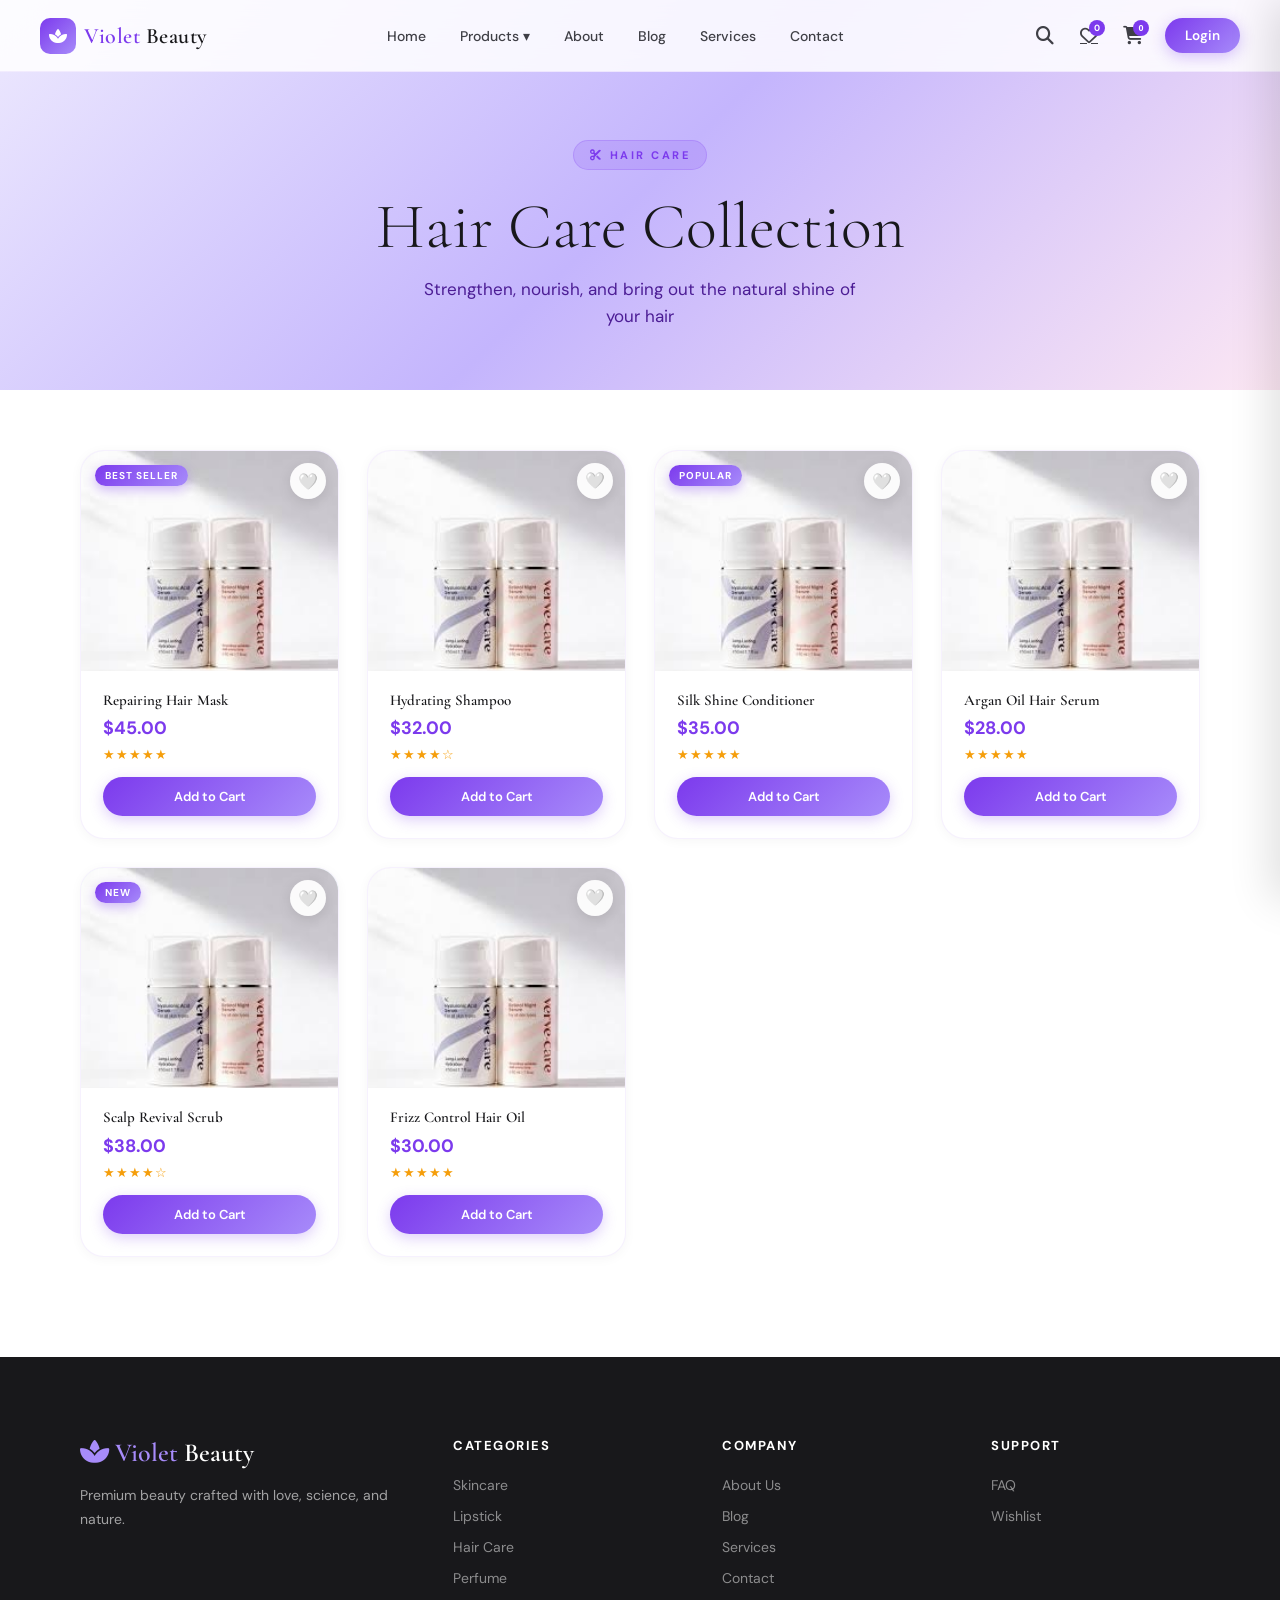
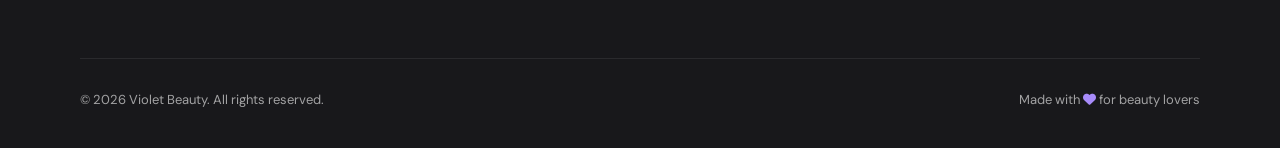
<file: category-haircare.html>
<!DOCTYPE html>
<html lang="en">
<head>
  <meta charset="UTF-8">
  <meta name="viewport" content="width=device-width, initial-scale=1.0">
  <title>Hair Care - Violet Beauty</title>
  <link href="https://fonts.googleapis.com/css2?family=Cormorant+Garamond:ital,wght@0,300;0,400;0,600;1,300;1,400&family=DM+Sans:wght@300;400;500;600&display=swap" rel="stylesheet">
  <link rel="stylesheet" href="https://cdnjs.cloudflare.com/ajax/libs/font-awesome/6.5.0/css/all.min.css">
  <link rel="stylesheet" href="style.css">
  <link rel="stylesheet" href="product.css">
  <style>
    .page-header{background:linear-gradient(135deg,#ede9fe 0%,#c4b5fd 50%,#fce7f3 100%);padding:140px 80px 60px;text-align:center;position:relative;overflow:hidden;}
    .page-header h1{font-family:'Cormorant Garamond',serif;font-size:clamp(40px,5vw,64px);font-weight:300;color:#18181b;margin-bottom:12px;}
    .page-header p{font-size:17px;color:#4c1d95;max-width:460px;margin:0 auto;}
    .category-badge{display:inline-flex;align-items:center;gap:6px;background:rgba(124,58,237,0.15);color:#7c3aed;font-size:11px;font-weight:700;text-transform:uppercase;letter-spacing:2.5px;padding:7px 16px;border-radius:20px;margin-bottom:20px;border:1px solid rgba(124,58,237,0.2);}
    .products-section{padding:60px 80px 100px;}
    .container{max-width:1300px;margin:0 auto;}
    .products-grid{display:grid;grid-template-columns:repeat(auto-fill,minmax(250px,1fr));gap:28px;}
    .product-card{background:white;border-radius:24px;overflow:hidden;border:1px solid rgba(124,58,237,0.07);transition:all 0.35s cubic-bezier(0.4,0,0.2,1);box-shadow:0 2px 12px rgba(0,0,0,0.04);}
    .product-card:hover{transform:translateY(-8px);box-shadow:0 20px 50px rgba(124,58,237,0.14);border-color:rgba(124,58,237,0.15);}
    .product-img{height:220px;background:linear-gradient(135deg,#ede9fe,#c4b5fd);display:flex;align-items:center;justify-content:center;position:relative;overflow:hidden;}
    .product-img img{position:absolute;inset:0;width:100%;height:100%;object-fit:cover;transition:transform 0.5s ease;}
    .product-card:hover .product-img img{transform:scale(1.07);}
    .product-img .img-fallback{position:absolute;inset:0;display:flex;align-items:center;justify-content:center;}
    .product-img .img-fallback i{font-size:52px;color:#7c3aed;opacity:0.85;}
    .bestseller-tag{position:absolute;top:14px;left:14px;z-index:2;background:linear-gradient(135deg,#7c3aed,#a78bfa);color:white;font-size:10px;font-weight:700;text-transform:uppercase;letter-spacing:1px;padding:4px 10px;border-radius:20px;}
    .wishlist-btn{position:absolute;top:12px;right:12px;z-index:2;width:36px;height:36px;background:rgba(255,255,255,0.92);backdrop-filter:blur(8px);border:none;border-radius:50%;cursor:pointer;font-size:16px;box-shadow:0 4px 14px rgba(0,0,0,0.1);transition:all 0.2s;display:flex;align-items:center;justify-content:center;}
    .wishlist-btn:hover{transform:scale(1.2);}
    .product-info{padding:20px 22px 22px;}
    .product-name{font-size:15px;font-weight:600;color:#18181b;margin-bottom:6px;line-height:1.3;}
    .product-price{font-size:18px;font-weight:700;color:#7c3aed;margin-bottom:6px;}
    .product-stars{font-size:13px;color:#f59e0b;margin-bottom:14px;letter-spacing:1px;}
    .add-cart-btn{width:100%;padding:11px;background:linear-gradient(135deg,#7c3aed,#a78bfa);color:white;border:none;border-radius:50px;font-family:'DM Sans',sans-serif;font-size:13px;font-weight:600;cursor:pointer;transition:all 0.25s;box-shadow:0 4px 14px rgba(124,58,237,0.25);}
    .add-cart-btn:hover{transform:translateY(-1px);box-shadow:0 6px 20px rgba(124,58,237,0.38);}
    @media(max-width:900px){.page-header{padding:120px 24px 60px;}.products-section{padding:40px 20px 80px;}}
  </style>
</head>
<body>
<nav id="navbar">
  <a href="index.html" class="logo"><div class="logo-icon"><i class="fa-solid fa-spa"></i></div><div class="logo-text"><span>Violet</span> Beauty</div></a>
  <div class="nav-center">
    <a href="index.html" class="nav-link">Home</a>
    <div class="nav-item"><a href="all-products.html" class="nav-link">Products ▾</a><div class="dropdown"><a href="category-skincare.html"><span class="d-icon"><i class="fa-solid fa-pump-soap"></i></span> Skincare</a><a href="category-lipstick.html"><span class="d-icon"><i class="fa-solid fa-palette"></i></span> Lipstick</a><a href="category-haircare.html"><span class="d-icon"><i class="fa-solid fa-scissors"></i></span> Hair Care</a><a href="category-perfume.html"><span class="d-icon"><i class="fa-solid fa-spa"></i></span> Perfume</a><a href="category-others.html"><span class="d-icon"><i class="fa-solid fa-wand-magic-sparkles"></i></span> Others</a></div></div>
    <a href="about.html" class="nav-link">About</a><a href="blog.html" class="nav-link">Blog</a><a href="Services.html" class="nav-link">Services</a><a href="contact.html" class="nav-link">Contact</a>
  </div>
  <div class="nav-actions">
    <button class="icon-btn search-btn"><i class="fa-solid fa-magnifying-glass"></i></button>
    <a href="favorites.html" class="icon-btn"><i class="fa-regular fa-heart"></i><span class="badge fav-badge">0</span></a>
    <button class="icon-btn" id="cart-btn"><i class="fa-solid fa-cart-shopping"></i><span class="badge cart-badge" id="cart-count">0</span></button>
    <button class="login-btn">Login</button>
  </div>
</nav>
<section class="page-header">
  <div class="category-badge"><i class="fa-solid fa-scissors"></i> Hair Care</div>
  <h1>Hair Care Collection</h1>
  <p>Strengthen, nourish, and bring out the natural shine of your hair</p>
</section>
<section class="products-section">
  <div class="container"><div class="products-grid" id="products-grid"></div></div>
</section>
<div class="cart-sidebar" id="cart-sidebar">
  <div class="cart-header"><h3>Your Cart (<span id="sidebar-cart-count">0</span>)</h3><button class="close-cart" id="close-cart">✕</button></div>
  <div class="cart-items" id="cart-items"></div>
  <div class="cart-total"><div class="total-row"><span>Total</span><span id="cart-total-price">$0.00</span></div><button class="checkout-btn">Proceed to Checkout →</button></div>
</div>
<div class="cart-overlay" id="cart-overlay"></div>
<footer>
  <div class="footer-grid">
    <div><div class="footer-logo"><i class="fa-solid fa-spa"></i> <span>Violet</span> Beauty</div><p class="footer-desc">Premium beauty crafted with love, science, and nature.</p></div>
    <div><div class="footer-heading">Categories</div><ul class="footer-links"><li><a href="category-skincare.html">Skincare</a></li><li><a href="category-lipstick.html">Lipstick</a></li><li><a href="category-haircare.html">Hair Care</a></li><li><a href="category-perfume.html">Perfume</a></li></ul></div>
    <div><div class="footer-heading">Company</div><ul class="footer-links"><li><a href="about.html">About Us</a></li><li><a href="blog.html">Blog</a></li><li><a href="Services.html">Services</a></li><li><a href="contact.html">Contact</a></li></ul></div>
    <div><div class="footer-heading">Support</div><ul class="footer-links"><li><a href="contact.html">FAQ</a></li><li><a href="favorites.html">Wishlist</a></li></ul></div>
  </div>
  <div class="footer-bottom"><span>© 2026 Violet Beauty. All rights reserved.</span><span>Made with <i class="fa-solid fa-heart" style="color:#a78bfa;"></i> for beauty lovers</span></div>
</footer>
<script src="script.js"></script>
<script>
const categoryProducts = [
  {name:'Repairing Hair Mask',     price:45, faIcon:'fa-scissors',           stars:5, tag:'Best Seller', bg:'linear-gradient(135deg,#ede9fe,#c4b5fd)'},
  {name:'Hydrating Shampoo',       price:32, faIcon:'fa-seedling',            stars:4, tag:'',            bg:'linear-gradient(135deg,#f3e8ff,#e0bbff)'},
  {name:'Silk Shine Conditioner',  price:35, faIcon:'fa-wand-magic-sparkles', stars:5, tag:'Popular',     bg:'linear-gradient(135deg,#fce7f3,#f3e8ff)'},
  {name:'Argan Oil Hair Serum',    price:28, faIcon:'fa-flask',               stars:5, tag:'',            bg:'linear-gradient(135deg,#ede9fe,#c4b5fd)'},
  {name:'Scalp Revival Scrub',     price:38, faIcon:'fa-hand-sparkles',       stars:4, tag:'New',         bg:'linear-gradient(135deg,#ecfdf5,#d1fae5)'},
  {name:'Frizz Control Hair Oil',  price:30, faIcon:'fa-droplet',             stars:5, tag:'',            bg:'linear-gradient(135deg,#f3e8ff,#ede9fe)'},
];
function renderProducts() {
  const grid = document.getElementById('products-grid');
  grid.innerHTML = categoryProducts.map(p => {
    const imgSrc = '[data-uri]';
    const imgHTML = `<img src="${imgSrc}" alt="${p.name}" style="position:absolute;inset:0;width:100%;height:100%;object-fit:cover;transition:transform 0.5s ease;">`;
    const fav = (typeof isFavorite === 'function') && isFavorite(p.name) ? '💜' : '🤍';
    return `
      <div class="product-card">
        <div class="product-img" style="background:${p.bg};display:flex;align-items:center;justify-content:center;position:relative;height:220px;overflow:hidden;">
          ${imgHTML}
          ${p.tag ? `<span class="bestseller-tag">${p.tag}</span>` : ''}
          <button class="wishlist-btn" data-name="${p.name}" data-price="${p.price}" data-faicon="${p.faIcon}" style="position:absolute;top:12px;right:12px;z-index:2;width:36px;height:36px;background:rgba(255,255,255,0.92);border:none;border-radius:50%;cursor:pointer;font-size:16px;display:flex;align-items:center;justify-content:center;box-shadow:0 4px 14px rgba(0,0,0,0.1);">${fav}</button>
        </div>
        <div class="product-info">
          <div class="product-name">${p.name}</div>
          <div class="product-price">$${p.price.toFixed(2)}</div>
          <div class="product-stars">${'★'.repeat(p.stars)}${'☆'.repeat(5-p.stars)}</div>
          <button class="add-cart-btn" data-name="${p.name}" data-price="${p.price}" data-faicon="${p.faIcon}">Add to Cart</button>
        </div>
      </div>`;
  }).join('');
}
renderProducts();
</script>
</body>
</html>
</file>
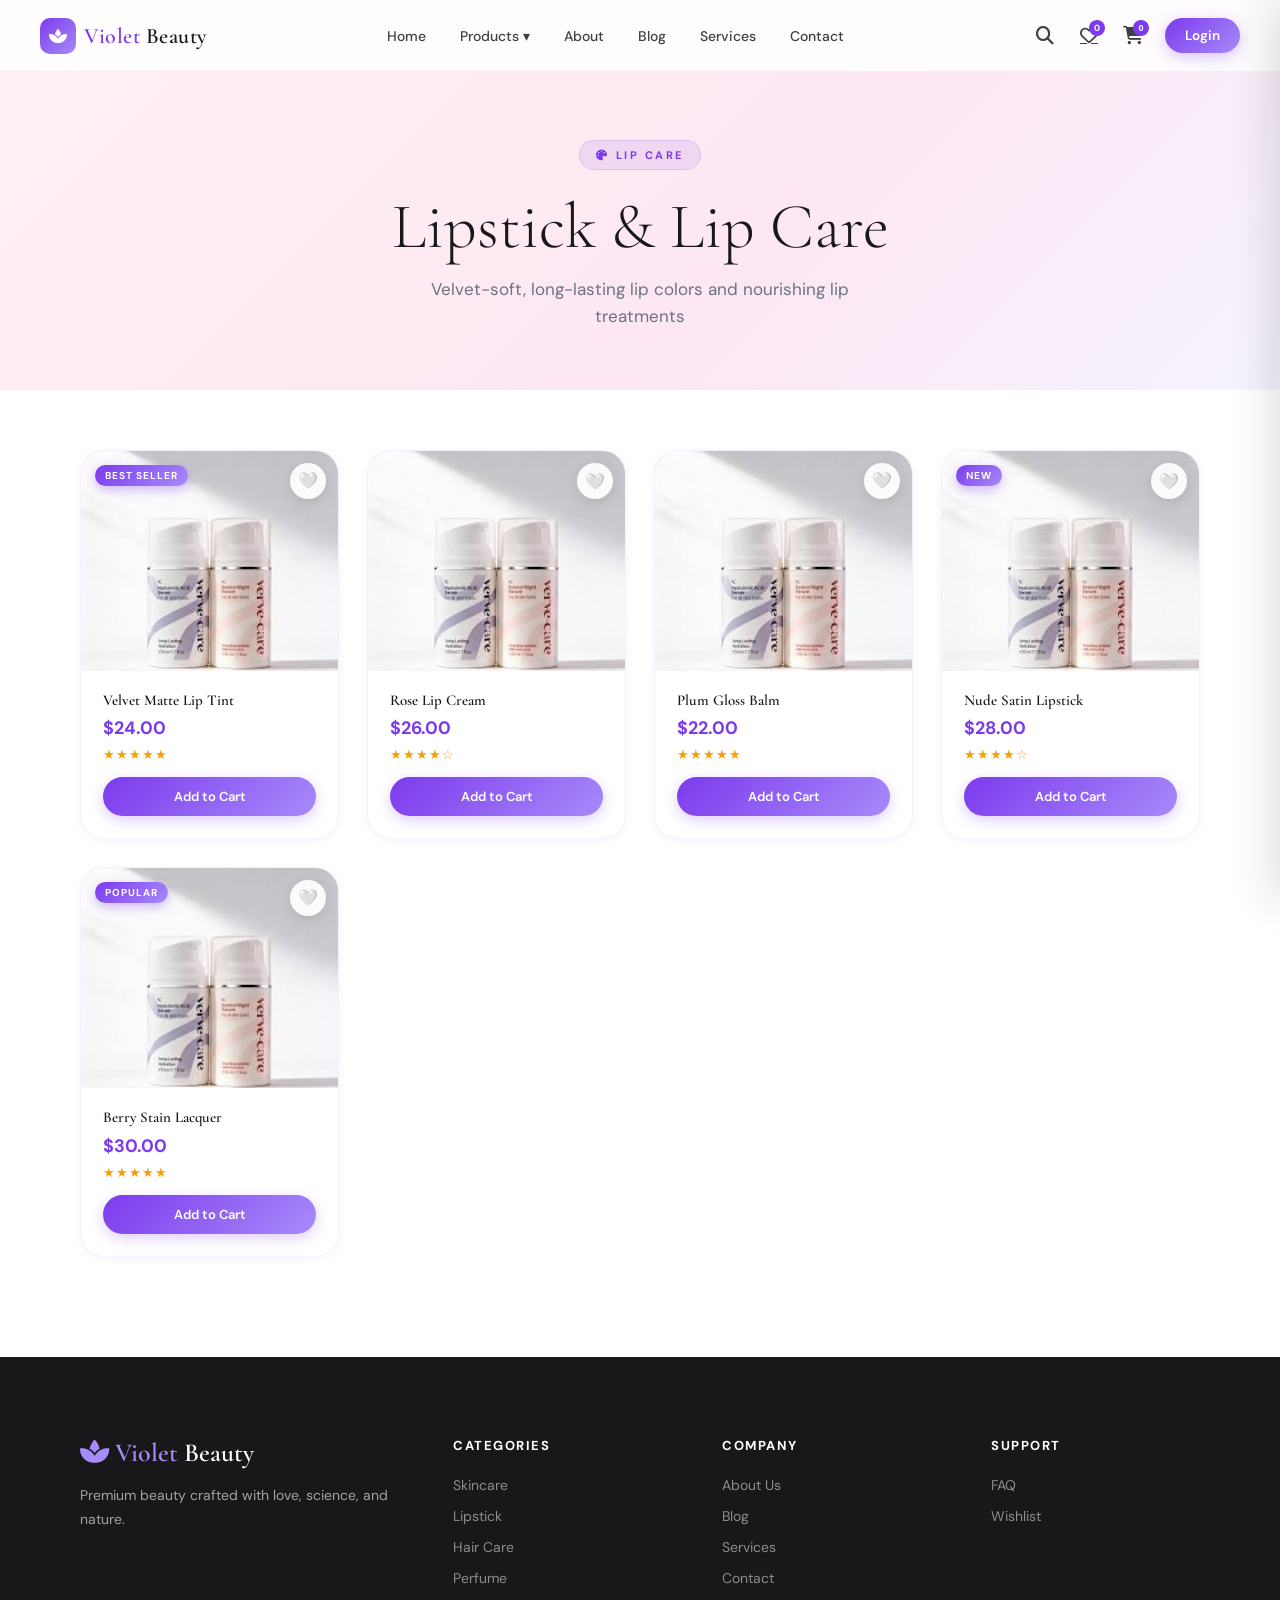
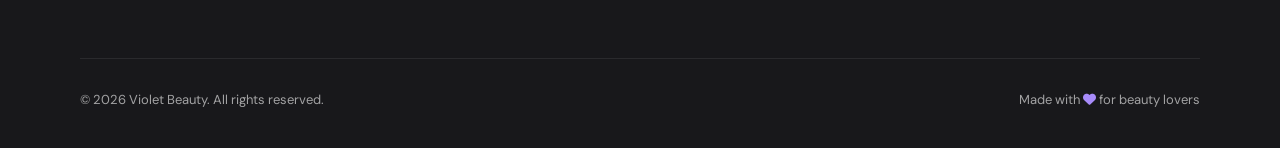
<file: category-lipstick.html>
<!DOCTYPE html>
<html lang="en">
<head>
  <meta charset="UTF-8">
  <meta name="viewport" content="width=device-width, initial-scale=1.0">
  <title>Lipstick & Lip Care - Violet Beauty</title>
  <link href="https://fonts.googleapis.com/css2?family=Cormorant+Garamond:ital,wght@0,300;0,400;0,600;1,300;1,400&family=DM+Sans:wght@300;400;500;600&display=swap" rel="stylesheet">
  <link rel="stylesheet" href="https://cdnjs.cloudflare.com/ajax/libs/font-awesome/6.5.0/css/all.min.css">
  <link rel="stylesheet" href="style.css">
  <link rel="stylesheet" href="product.css">
  <style>
    .page-header{background:linear-gradient(135deg,#fff1f2 0%,#fce7f3 60%,#f5f3ff 100%);padding:140px 80px 60px;text-align:center;}
    .page-header h1{font-family:'Cormorant Garamond',serif;font-size:clamp(40px,5vw,64px);font-weight:300;color:#18181b;margin-bottom:12px;}
    .page-header p{font-size:17px;color:#6b7280;max-width:460px;margin:0 auto;}
    .category-badge{display:inline-flex;align-items:center;gap:6px;background:rgba(124,58,237,0.1);color:#7c3aed;font-size:11px;font-weight:700;text-transform:uppercase;letter-spacing:2.5px;padding:7px 16px;border-radius:20px;margin-bottom:20px;border:1px solid rgba(124,58,237,0.15);}
    .products-section{padding:60px 80px 100px;}
    .container{max-width:1300px;margin:0 auto;}
    .products-grid{display:grid;grid-template-columns:repeat(auto-fill,minmax(250px,1fr));gap:28px;}
    .product-card{background:white;border-radius:24px;overflow:hidden;border:1px solid rgba(124,58,237,0.07);transition:all 0.35s cubic-bezier(0.4,0,0.2,1);box-shadow:0 2px 12px rgba(0,0,0,0.04);}
    .product-card:hover{transform:translateY(-8px);box-shadow:0 20px 50px rgba(124,58,237,0.14);border-color:rgba(124,58,237,0.15);}
    .product-img{height:220px;background:linear-gradient(135deg,#fce7f3,#fff1f2);display:flex;align-items:center;justify-content:center;position:relative;overflow:hidden;}
    .product-img img{position:absolute;inset:0;width:100%;height:100%;object-fit:cover;transition:transform 0.5s ease;}
    .product-card:hover .product-img img{transform:scale(1.07);}
    .product-img .img-fallback{position:absolute;inset:0;display:flex;align-items:center;justify-content:center;}
    .product-img .img-fallback i{font-size:52px;color:#7c3aed;opacity:0.85;}
    .bestseller-tag{position:absolute;top:14px;left:14px;z-index:2;background:linear-gradient(135deg,#7c3aed,#a78bfa);color:white;font-size:10px;font-weight:700;text-transform:uppercase;letter-spacing:1px;padding:4px 10px;border-radius:20px;}
    .wishlist-btn{position:absolute;top:12px;right:12px;z-index:2;width:36px;height:36px;background:rgba(255,255,255,0.92);backdrop-filter:blur(8px);border:none;border-radius:50%;cursor:pointer;font-size:16px;box-shadow:0 4px 14px rgba(0,0,0,0.1);transition:all 0.2s;display:flex;align-items:center;justify-content:center;}
    .wishlist-btn:hover{transform:scale(1.2);}
    .product-info{padding:20px 22px 22px;}
    .product-name{font-size:15px;font-weight:600;color:#18181b;margin-bottom:6px;line-height:1.3;}
    .product-price{font-size:18px;font-weight:700;color:#7c3aed;margin-bottom:6px;}
    .product-stars{font-size:13px;color:#f59e0b;margin-bottom:14px;letter-spacing:1px;}
    .add-cart-btn{width:100%;padding:11px;background:linear-gradient(135deg,#7c3aed,#a78bfa);color:white;border:none;border-radius:50px;font-family:'DM Sans',sans-serif;font-size:13px;font-weight:600;cursor:pointer;transition:all 0.25s;box-shadow:0 4px 14px rgba(124,58,237,0.25);}
    .add-cart-btn:hover{transform:translateY(-1px);box-shadow:0 6px 20px rgba(124,58,237,0.38);}
    @media(max-width:900px){.page-header{padding:120px 24px 60px;}.products-section{padding:40px 20px 80px;}}
  </style>
</head>
<body>
<nav id="navbar">
  <a href="index.html" class="logo"><div class="logo-icon"><i class="fa-solid fa-spa"></i></div><div class="logo-text"><span>Violet</span> Beauty</div></a>
  <div class="nav-center">
    <a href="index.html" class="nav-link">Home</a>
    <div class="nav-item"><a href="all-products.html" class="nav-link">Products ▾</a><div class="dropdown"><a href="category-skincare.html"><span class="d-icon"><i class="fa-solid fa-pump-soap"></i></span> Skincare</a><a href="category-lipstick.html"><span class="d-icon"><i class="fa-solid fa-palette"></i></span> Lipstick</a><a href="category-haircare.html"><span class="d-icon"><i class="fa-solid fa-scissors"></i></span> Hair Care</a><a href="category-perfume.html"><span class="d-icon"><i class="fa-solid fa-spa"></i></span> Perfume</a><a href="category-others.html"><span class="d-icon"><i class="fa-solid fa-wand-magic-sparkles"></i></span> Others</a></div></div>
    <a href="about.html" class="nav-link">About</a><a href="blog.html" class="nav-link">Blog</a><a href="Services.html" class="nav-link">Services</a><a href="contact.html" class="nav-link">Contact</a>
  </div>
  <div class="nav-actions">
    <button class="icon-btn search-btn"><i class="fa-solid fa-magnifying-glass"></i></button>
    <a href="favorites.html" class="icon-btn"><i class="fa-regular fa-heart"></i><span class="badge fav-badge">0</span></a>
    <button class="icon-btn" id="cart-btn"><i class="fa-solid fa-cart-shopping"></i><span class="badge cart-badge" id="cart-count">0</span></button>
    <button class="login-btn">Login</button>
  </div>
</nav>
<section class="page-header">
  <div class="category-badge"><i class="fa-solid fa-palette"></i> Lip Care</div>
  <h1>Lipstick & Lip Care</h1>
  <p>Velvet-soft, long-lasting lip colors and nourishing lip treatments</p>
</section>
<section class="products-section">
  <div class="container"><div class="products-grid" id="products-grid"></div></div>
</section>
<div class="cart-sidebar" id="cart-sidebar">
  <div class="cart-header"><h3>Your Cart (<span id="sidebar-cart-count">0</span>)</h3><button class="close-cart" id="close-cart">✕</button></div>
  <div class="cart-items" id="cart-items"></div>
  <div class="cart-total"><div class="total-row"><span>Total</span><span id="cart-total-price">$0.00</span></div><button class="checkout-btn">Proceed to Checkout →</button></div>
</div>
<div class="cart-overlay" id="cart-overlay"></div>
<footer>
  <div class="footer-grid">
    <div><div class="footer-logo"><i class="fa-solid fa-spa"></i> <span>Violet</span> Beauty</div><p class="footer-desc">Premium beauty crafted with love, science, and nature.</p></div>
    <div><div class="footer-heading">Categories</div><ul class="footer-links"><li><a href="category-skincare.html">Skincare</a></li><li><a href="category-lipstick.html">Lipstick</a></li><li><a href="category-haircare.html">Hair Care</a></li><li><a href="category-perfume.html">Perfume</a></li></ul></div>
    <div><div class="footer-heading">Company</div><ul class="footer-links"><li><a href="about.html">About Us</a></li><li><a href="blog.html">Blog</a></li><li><a href="Services.html">Services</a></li><li><a href="contact.html">Contact</a></li></ul></div>
    <div><div class="footer-heading">Support</div><ul class="footer-links"><li><a href="contact.html">FAQ</a></li><li><a href="favorites.html">Wishlist</a></li></ul></div>
  </div>
  <div class="footer-bottom"><span>© 2026 Violet Beauty. All rights reserved.</span><span>Made with <i class="fa-solid fa-heart" style="color:#a78bfa;"></i> for beauty lovers</span></div>
</footer>
<script src="script.js"></script>
<script>
const categoryProducts = [
  {name:'Velvet Matte Lip Tint', price:24, faIcon:'fa-palette',    stars:5, tag:'Best Seller', bg:'linear-gradient(135deg,#fce7f3,#fff1f2)'},
  {name:'Rose Lip Cream',        price:26, faIcon:'fa-heart',       stars:4, tag:'',            bg:'linear-gradient(135deg,#f9e4e4,#fce7f3)'},
  {name:'Plum Gloss Balm',       price:22, faIcon:'fa-heart-pulse', stars:5, tag:'',            bg:'linear-gradient(135deg,#ede9fe,#f3e8ff)'},
  {name:'Nude Satin Lipstick',   price:28, faIcon:'fa-heart-pulse', stars:4, tag:'New',         bg:'linear-gradient(135deg,#fef9c3,#fce7f3)'},
  {name:'Berry Stain Lacquer',   price:30, faIcon:'fa-circle-dot',  stars:5, tag:'Popular',     bg:'linear-gradient(135deg,#ede9fe,#fce7f3)'},
];
function renderProducts() {
  const grid = document.getElementById('products-grid');
  grid.innerHTML = categoryProducts.map(p => {
    const imgSrc = '[data-uri]';
    const imgHTML = `<img src="${imgSrc}" alt="${p.name}" style="position:absolute;inset:0;width:100%;height:100%;object-fit:cover;transition:transform 0.5s ease;">`;
    const fav = (typeof isFavorite === 'function') && isFavorite(p.name) ? '💜' : '🤍';
    return `
      <div class="product-card">
        <div class="product-img" style="background:${p.bg};display:flex;align-items:center;justify-content:center;position:relative;height:220px;overflow:hidden;">
          ${imgHTML}
          ${p.tag ? `<span class="bestseller-tag">${p.tag}</span>` : ''}
          <button class="wishlist-btn" data-name="${p.name}" data-price="${p.price}" data-faicon="${p.faIcon}" style="position:absolute;top:12px;right:12px;z-index:2;width:36px;height:36px;background:rgba(255,255,255,0.92);border:none;border-radius:50%;cursor:pointer;font-size:16px;display:flex;align-items:center;justify-content:center;box-shadow:0 4px 14px rgba(0,0,0,0.1);">${fav}</button>
        </div>
        <div class="product-info">
          <div class="product-name">${p.name}</div>
          <div class="product-price">$${p.price.toFixed(2)}</div>
          <div class="product-stars">${'★'.repeat(p.stars)}${'☆'.repeat(5-p.stars)}</div>
          <button class="add-cart-btn" data-name="${p.name}" data-price="${p.price}" data-faicon="${p.faIcon}">Add to Cart</button>
        </div>
      </div>`;
  }).join('');
}
renderProducts();
</script>
</body>
</html>
</file>
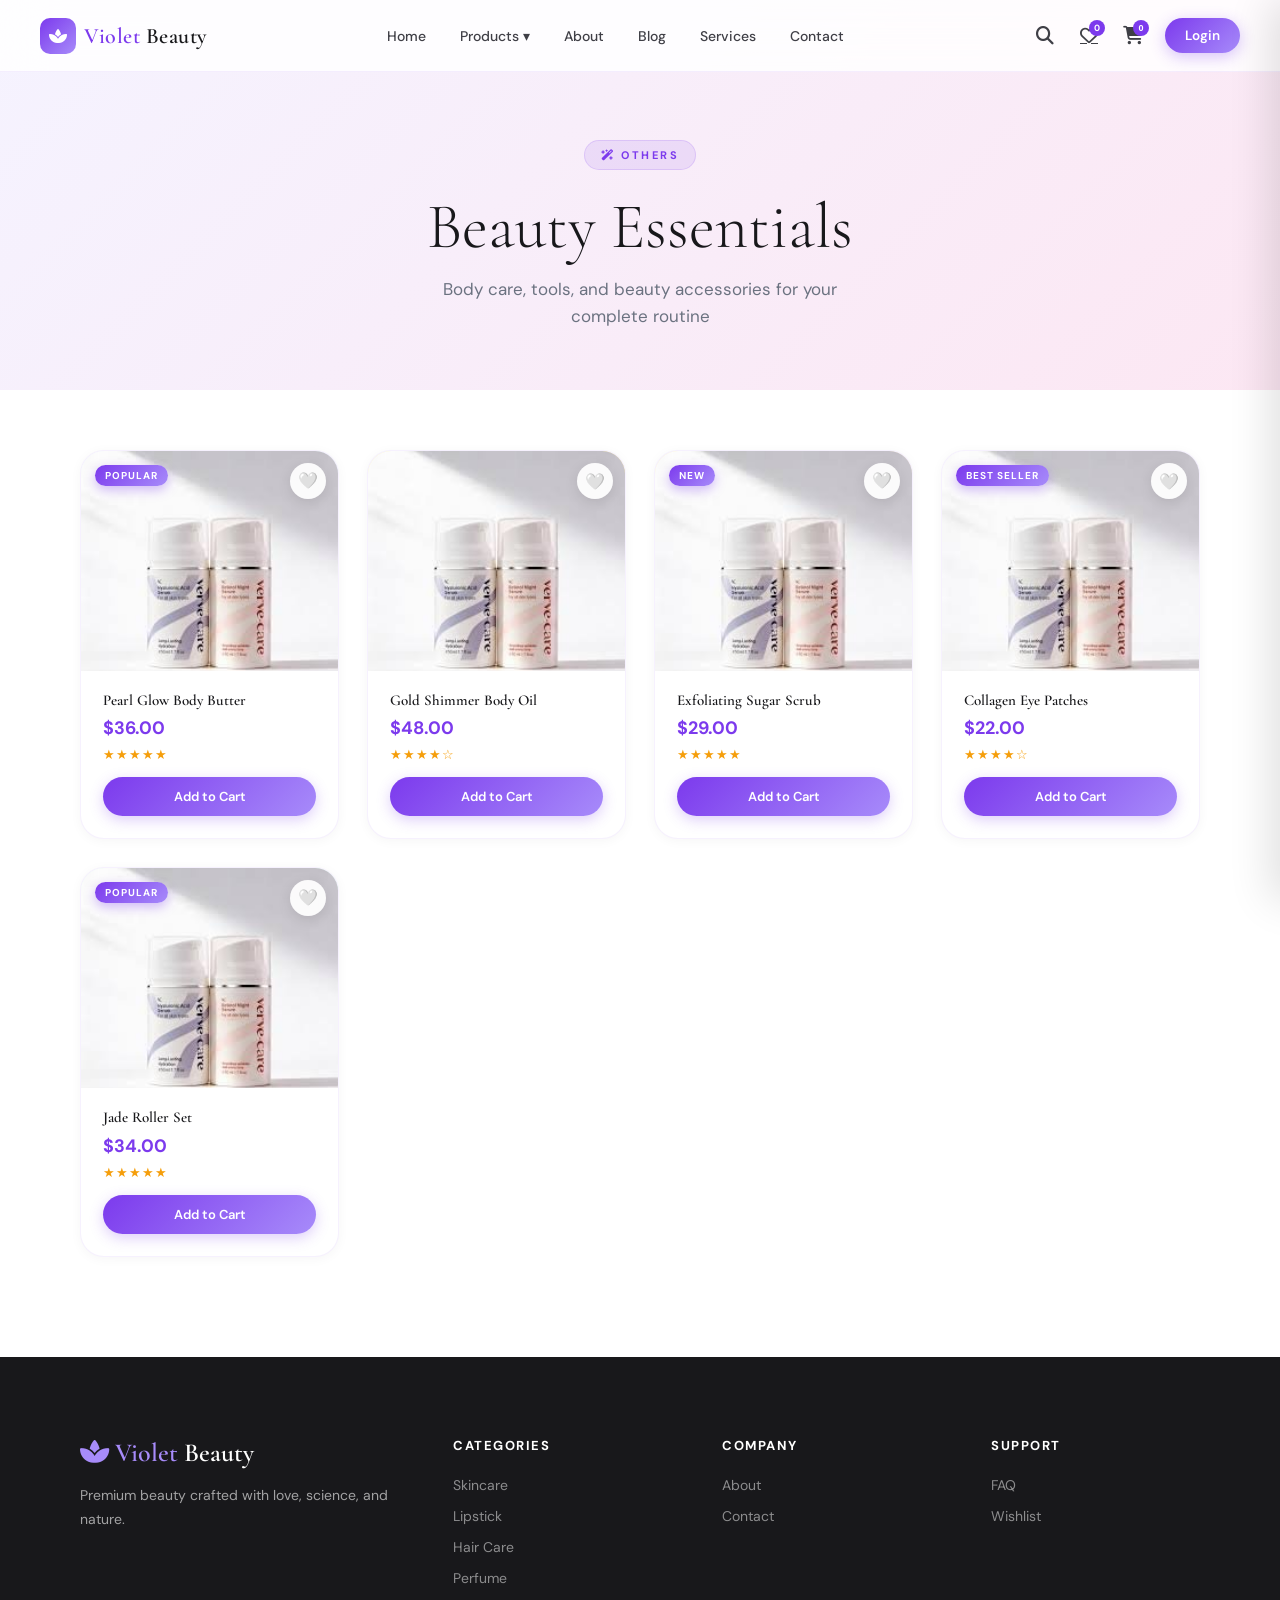
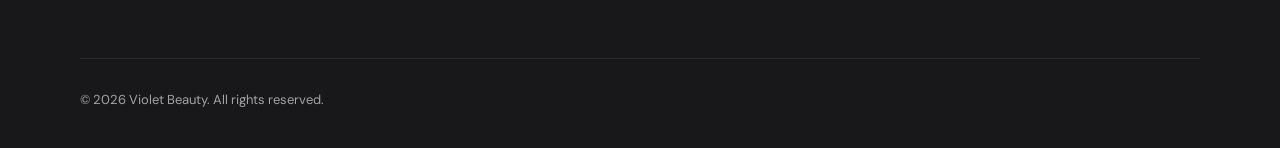
<file: category-others.html>
<!DOCTYPE html>
<html lang="en">
<head>
  <meta charset="UTF-8">
  <meta name="viewport" content="width=device-width, initial-scale=1.0">
  <title>Others - Violet Beauty</title>
  <link href="https://fonts.googleapis.com/css2?family=Cormorant+Garamond:ital,wght@0,300;0,400;0,600;1,300;1,400&family=DM+Sans:wght@300;400;500;600&display=swap" rel="stylesheet">
  <link rel="stylesheet" href="https://cdnjs.cloudflare.com/ajax/libs/font-awesome/6.5.0/css/all.min.css">
  <link rel="stylesheet" href="style.css">
  <link rel="stylesheet" href="product.css">
  <style>
    .page-header{background:linear-gradient(135deg,#f5f3ff,#fce7f3);padding:140px 80px 60px;text-align:center;}
    .page-header h1{font-family:'Cormorant Garamond',serif;font-size:clamp(40px,5vw,64px);font-weight:300;color:#18181b;margin-bottom:12px;}
    .page-header p{font-size:17px;color:#6b7280;max-width:460px;margin:0 auto;}
    .category-badge{display:inline-flex;align-items:center;gap:6px;background:rgba(124,58,237,0.1);color:#7c3aed;font-size:11px;font-weight:700;text-transform:uppercase;letter-spacing:2.5px;padding:7px 16px;border-radius:20px;margin-bottom:20px;border:1px solid rgba(124,58,237,0.15);}
    .products-section{padding:60px 80px 100px;}
    .container{max-width:1300px;margin:0 auto;}
    .products-grid{display:grid;grid-template-columns:repeat(auto-fill,minmax(250px,1fr));gap:28px;}
    .product-card{background:white;border-radius:24px;overflow:hidden;border:1px solid rgba(124,58,237,0.07);transition:all 0.35s cubic-bezier(0.4,0,0.2,1);box-shadow:0 2px 12px rgba(0,0,0,0.04);}
    .product-card:hover{transform:translateY(-8px);box-shadow:0 20px 50px rgba(124,58,237,0.14);border-color:rgba(124,58,237,0.15);}
    .product-img{height:220px;display:flex;align-items:center;justify-content:center;position:relative;overflow:hidden;background:linear-gradient(135deg,#f5f3ff,#fce7f3);}
    .product-img img{position:absolute;inset:0;width:100%;height:100%;object-fit:cover;transition:transform 0.5s ease;}
    .product-card:hover .product-img img{transform:scale(1.07);}
    .product-img .img-fallback{position:absolute;inset:0;display:flex;align-items:center;justify-content:center;}
    .product-img .img-fallback i{font-size:52px;color:#7c3aed;opacity:0.85;}
    .bestseller-tag{position:absolute;top:14px;left:14px;z-index:2;background:linear-gradient(135deg,#7c3aed,#a78bfa);color:white;font-size:10px;font-weight:700;text-transform:uppercase;letter-spacing:1px;padding:4px 10px;border-radius:20px;}
    .wishlist-btn{position:absolute;top:12px;right:12px;z-index:2;width:36px;height:36px;background:rgba(255,255,255,0.92);backdrop-filter:blur(8px);border:none;border-radius:50%;cursor:pointer;font-size:16px;box-shadow:0 4px 14px rgba(0,0,0,0.1);transition:all 0.2s;display:flex;align-items:center;justify-content:center;}
    .wishlist-btn:hover{transform:scale(1.2);}
    .product-info{padding:20px 22px 22px;}
    .product-name{font-size:15px;font-weight:600;color:#18181b;margin-bottom:6px;line-height:1.3;}
    .product-price{font-size:18px;font-weight:700;color:#7c3aed;margin-bottom:6px;}
    .product-stars{font-size:13px;color:#f59e0b;margin-bottom:14px;letter-spacing:1px;}
    .add-cart-btn{width:100%;padding:11px;background:linear-gradient(135deg,#7c3aed,#a78bfa);color:white;border:none;border-radius:50px;font-family:'DM Sans',sans-serif;font-size:13px;font-weight:600;cursor:pointer;transition:all 0.25s;box-shadow:0 4px 14px rgba(124,58,237,0.25);}
    .add-cart-btn:hover{transform:translateY(-1px);box-shadow:0 6px 20px rgba(124,58,237,0.38);}
    @media(max-width:900px){.page-header{padding:120px 24px 60px;}.products-section{padding:40px 20px 80px;}}
  </style>
</head>
<body>
<nav id="navbar">
  <a href="index.html" class="logo"><div class="logo-icon"><i class="fa-solid fa-spa"></i></div><div class="logo-text"><span>Violet</span> Beauty</div></a>
  <div class="nav-center">
    <a href="index.html" class="nav-link">Home</a>
    <div class="nav-item"><a href="all-products.html" class="nav-link">Products ▾</a><div class="dropdown"><a href="category-skincare.html"><span class="d-icon"><i class="fa-solid fa-pump-soap"></i></span> Skincare</a><a href="category-lipstick.html"><span class="d-icon"><i class="fa-solid fa-palette"></i></span> Lipstick</a><a href="category-haircare.html"><span class="d-icon"><i class="fa-solid fa-scissors"></i></span> Hair Care</a><a href="category-perfume.html"><span class="d-icon"><i class="fa-solid fa-spa"></i></span> Perfume</a><a href="category-others.html"><span class="d-icon"><i class="fa-solid fa-wand-magic-sparkles"></i></span> Others</a></div></div>
    <a href="about.html" class="nav-link">About</a><a href="blog.html" class="nav-link">Blog</a><a href="Services.html" class="nav-link">Services</a><a href="contact.html" class="nav-link">Contact</a>
  </div>
  <div class="nav-actions">
    <button class="icon-btn search-btn"><i class="fa-solid fa-magnifying-glass"></i></button>
    <a href="favorites.html" class="icon-btn"><i class="fa-regular fa-heart"></i><span class="badge fav-badge">0</span></a>
    <button class="icon-btn" id="cart-btn"><i class="fa-solid fa-cart-shopping"></i><span class="badge cart-badge" id="cart-count">0</span></button>
    <button class="login-btn">Login</button>
  </div>
</nav>
<section class="page-header">
  <div class="category-badge"><i class="fa-solid fa-wand-magic-sparkles"></i> Others</div>
  <h1>Beauty Essentials</h1>
  <p>Body care, tools, and beauty accessories for your complete routine</p>
</section>
<section class="products-section">
  <div class="container"><div class="products-grid" id="products-grid"></div></div>
</section>
<div class="cart-sidebar" id="cart-sidebar">
  <div class="cart-header"><h3>Your Cart (<span id="sidebar-cart-count">0</span>)</h3><button class="close-cart" id="close-cart">✕</button></div>
  <div class="cart-items" id="cart-items"></div>
  <div class="cart-total"><div class="total-row"><span>Total</span><span id="cart-total-price">$0.00</span></div><button class="checkout-btn">Proceed to Checkout →</button></div>
</div>
<div class="cart-overlay" id="cart-overlay"></div>
<footer>
  <div class="footer-grid">
    <div><div class="footer-logo"><i class="fa-solid fa-spa"></i> <span>Violet</span> Beauty</div><p class="footer-desc">Premium beauty crafted with love, science, and nature.</p></div>
    <div><div class="footer-heading">Categories</div><ul class="footer-links"><li><a href="category-skincare.html">Skincare</a></li><li><a href="category-lipstick.html">Lipstick</a></li><li><a href="category-haircare.html">Hair Care</a></li><li><a href="category-perfume.html">Perfume</a></li></ul></div>
    <div><div class="footer-heading">Company</div><ul class="footer-links"><li><a href="about.html">About</a></li><li><a href="contact.html">Contact</a></li></ul></div>
    <div><div class="footer-heading">Support</div><ul class="footer-links"><li><a href="contact.html">FAQ</a></li><li><a href="favorites.html">Wishlist</a></li></ul></div>
  </div>
  <div class="footer-bottom"><span>© 2026 Violet Beauty. All rights reserved.</span></div>
</footer>
<script src="script.js"></script>
<script>
const categoryProducts = [
  {name:'Pearl Glow Body Butter',   price:36, faIcon:'fa-star',               stars:5, tag:'Popular', bg:'linear-gradient(135deg,#f0f9ff,#e0f2fe)'},
  {name:'Gold Shimmer Body Oil',    price:48, faIcon:'fa-wand-magic-sparkles', stars:4, tag:'',        bg:'linear-gradient(135deg,#fef9c3,#fde68a)'},
  {name:'Exfoliating Sugar Scrub',  price:29, faIcon:'fa-jar',                stars:5, tag:'New',     bg:'linear-gradient(135deg,#fef3c7,#fce7f3)'},
  {name:'Collagen Eye Patches',     price:22, faIcon:'fa-eye',                stars:4, tag:'Best Seller', bg:'linear-gradient(135deg,#f5f3ff,#ede9fe)'},
  {name:'Jade Roller Set',          price:34, faIcon:'fa-gem',                stars:5, tag:'Popular', bg:'linear-gradient(135deg,#ecfdf5,#d1fae5)'},
];
function renderProducts() {
  const grid = document.getElementById('products-grid');
  grid.innerHTML = categoryProducts.map(p => {
    const imgSrc = '[data-uri]';
    const imgHTML = `<img src="${imgSrc}" alt="${p.name}" style="position:absolute;inset:0;width:100%;height:100%;object-fit:cover;transition:transform 0.5s ease;">`;
    const fav = (typeof isFavorite === 'function') && isFavorite(p.name) ? '💜' : '🤍';
    return `
      <div class="product-card">
        <div class="product-img" style="background:${p.bg};display:flex;align-items:center;justify-content:center;position:relative;height:220px;overflow:hidden;">
          ${imgHTML}
          ${p.tag ? `<span class="bestseller-tag">${p.tag}</span>` : ''}
          <button class="wishlist-btn" data-name="${p.name}" data-price="${p.price}" data-faicon="${p.faIcon}" style="position:absolute;top:12px;right:12px;z-index:2;width:36px;height:36px;background:rgba(255,255,255,0.92);border:none;border-radius:50%;cursor:pointer;font-size:16px;display:flex;align-items:center;justify-content:center;box-shadow:0 4px 14px rgba(0,0,0,0.1);">${fav}</button>
        </div>
        <div class="product-info">
          <div class="product-name">${p.name}</div>
          <div class="product-price">$${p.price.toFixed(2)}</div>
          <div class="product-stars">${'★'.repeat(p.stars)}${'☆'.repeat(5-p.stars)}</div>
          <button class="add-cart-btn" data-name="${p.name}" data-price="${p.price}" data-faicon="${p.faIcon}">Add to Cart</button>
        </div>
      </div>`;
  }).join('');
}
renderProducts();
</script>
</body>
</html>
</file>
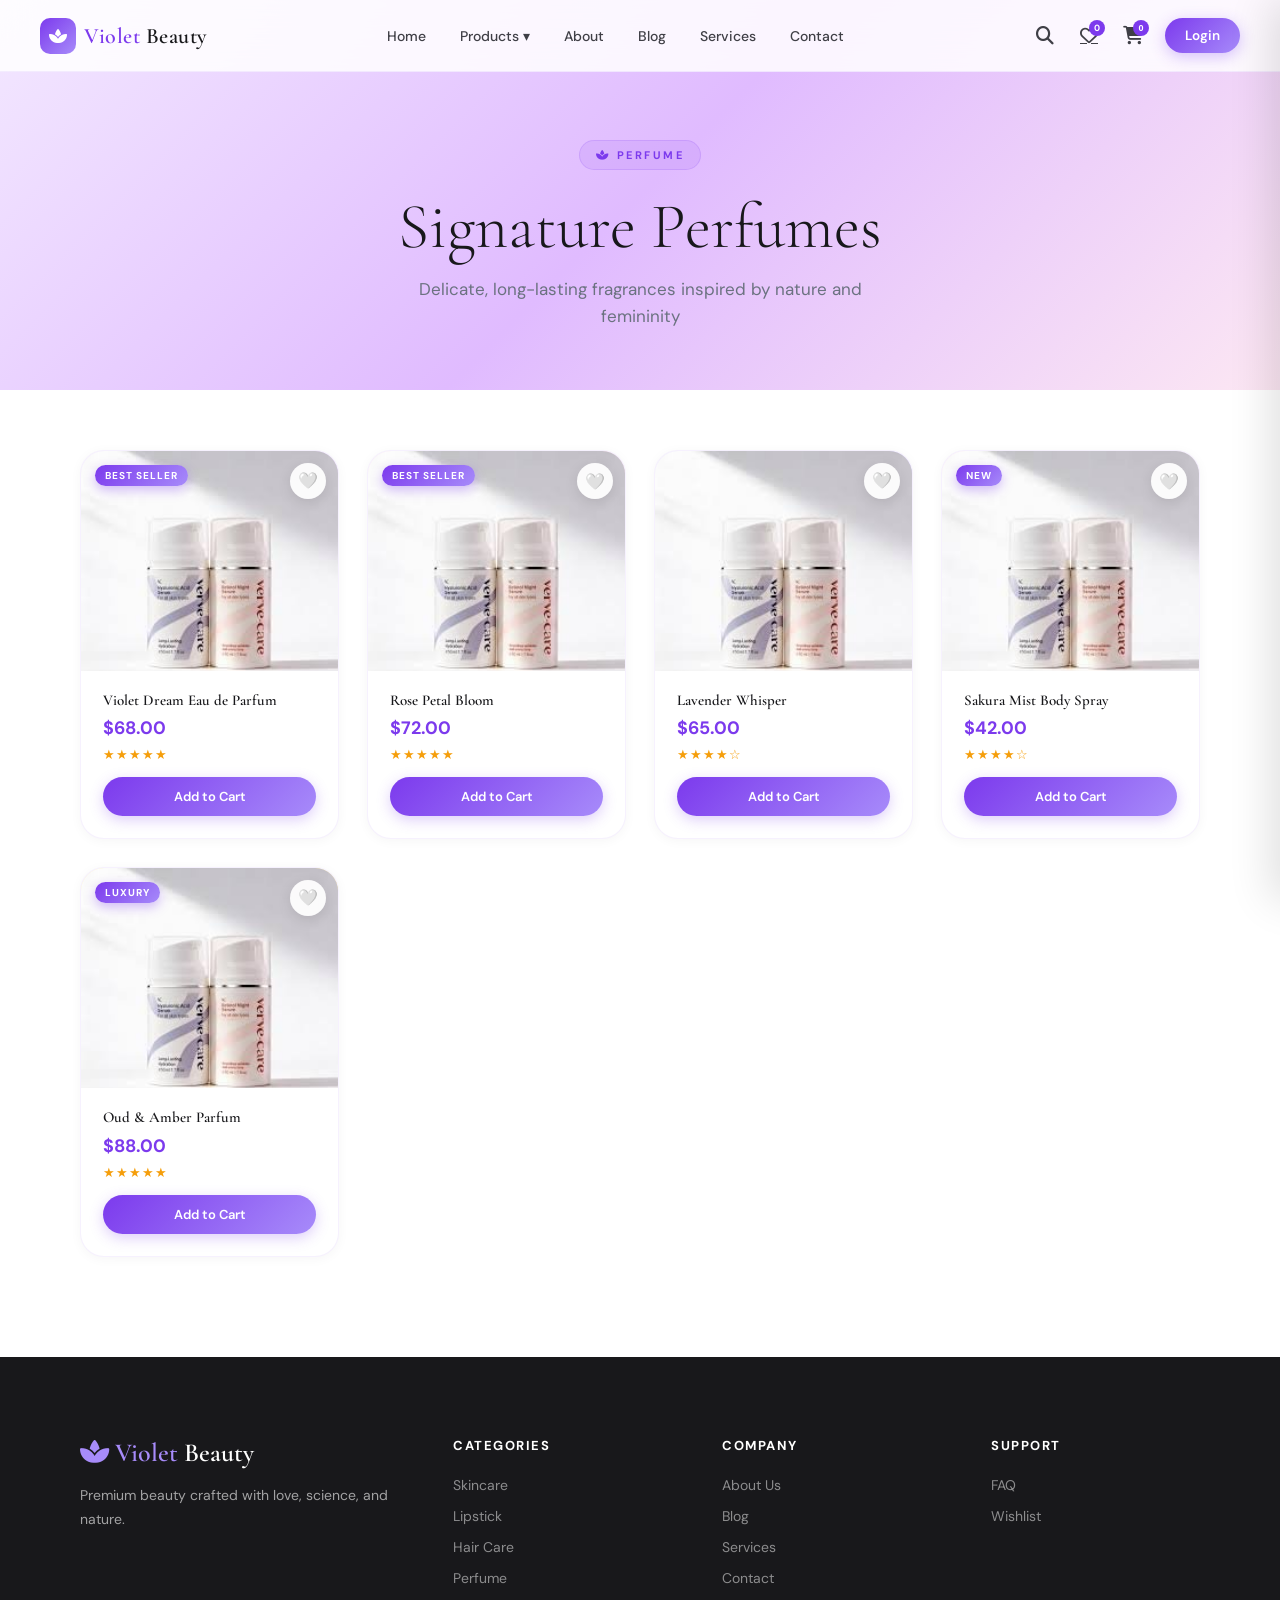
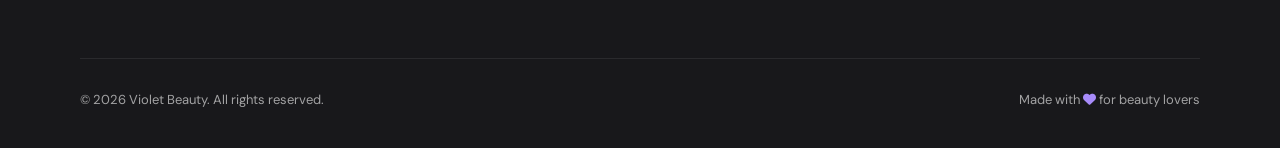
<file: category-perfume.html>
<!DOCTYPE html>
<html lang="en">
<head>
  <meta charset="UTF-8">
  <meta name="viewport" content="width=device-width, initial-scale=1.0">
  <title>Perfume - Violet Beauty</title>
  <link href="https://fonts.googleapis.com/css2?family=Cormorant+Garamond:ital,wght@0,300;0,400;0,600;1,300;1,400&family=DM+Sans:wght@300;400;500;600&display=swap" rel="stylesheet">
  <link rel="stylesheet" href="https://cdnjs.cloudflare.com/ajax/libs/font-awesome/6.5.0/css/all.min.css">
  <link rel="stylesheet" href="style.css">
  <link rel="stylesheet" href="product.css">
  <style>
    .page-header{background:linear-gradient(135deg,#f3e8ff 0%,#e0bbff 50%,#fce7f3 100%);padding:140px 80px 60px;text-align:center;}
    .page-header h1{font-family:'Cormorant Garamond',serif;font-size:clamp(40px,5vw,64px);font-weight:300;color:#18181b;margin-bottom:12px;}
    .page-header p{font-size:17px;color:#6b7280;max-width:460px;margin:0 auto;}
    .category-badge{display:inline-flex;align-items:center;gap:6px;background:rgba(124,58,237,0.1);color:#7c3aed;font-size:11px;font-weight:700;text-transform:uppercase;letter-spacing:2.5px;padding:7px 16px;border-radius:20px;margin-bottom:20px;border:1px solid rgba(124,58,237,0.15);}
    .products-section{padding:60px 80px 100px;}
    .container{max-width:1300px;margin:0 auto;}
    .products-grid{display:grid;grid-template-columns:repeat(auto-fill,minmax(250px,1fr));gap:28px;}
    .product-card{background:white;border-radius:24px;overflow:hidden;border:1px solid rgba(124,58,237,0.07);transition:all 0.35s cubic-bezier(0.4,0,0.2,1);box-shadow:0 2px 12px rgba(0,0,0,0.04);}
    .product-card:hover{transform:translateY(-8px);box-shadow:0 20px 50px rgba(124,58,237,0.14);border-color:rgba(124,58,237,0.15);}
    .product-img{height:220px;background:linear-gradient(135deg,#f3e8ff,#e0bbff);display:flex;align-items:center;justify-content:center;position:relative;overflow:hidden;}
    .product-img img{position:absolute;inset:0;width:100%;height:100%;object-fit:cover;transition:transform 0.5s ease;}
    .product-card:hover .product-img img{transform:scale(1.07);}
    .product-img .img-fallback{position:absolute;inset:0;display:flex;align-items:center;justify-content:center;}
    .product-img .img-fallback i{font-size:52px;color:#7c3aed;opacity:0.85;}
    .bestseller-tag{position:absolute;top:14px;left:14px;z-index:2;background:linear-gradient(135deg,#7c3aed,#a78bfa);color:white;font-size:10px;font-weight:700;text-transform:uppercase;letter-spacing:1px;padding:4px 10px;border-radius:20px;}
    .wishlist-btn{position:absolute;top:12px;right:12px;z-index:2;width:36px;height:36px;background:rgba(255,255,255,0.92);backdrop-filter:blur(8px);border:none;border-radius:50%;cursor:pointer;font-size:16px;box-shadow:0 4px 14px rgba(0,0,0,0.1);transition:all 0.2s;display:flex;align-items:center;justify-content:center;}
    .wishlist-btn:hover{transform:scale(1.2);}
    .product-info{padding:20px 22px 22px;}
    .product-name{font-size:15px;font-weight:600;color:#18181b;margin-bottom:6px;line-height:1.3;}
    .product-price{font-size:18px;font-weight:700;color:#7c3aed;margin-bottom:6px;}
    .product-stars{font-size:13px;color:#f59e0b;margin-bottom:14px;letter-spacing:1px;}
    .add-cart-btn{width:100%;padding:11px;background:linear-gradient(135deg,#7c3aed,#a78bfa);color:white;border:none;border-radius:50px;font-family:'DM Sans',sans-serif;font-size:13px;font-weight:600;cursor:pointer;transition:all 0.25s;box-shadow:0 4px 14px rgba(124,58,237,0.25);}
    .add-cart-btn:hover{transform:translateY(-1px);box-shadow:0 6px 20px rgba(124,58,237,0.38);}
    @media(max-width:900px){.page-header{padding:120px 24px 60px;}.products-section{padding:40px 20px 80px;}}
  </style>
</head>
<body>
<nav id="navbar">
  <a href="index.html" class="logo"><div class="logo-icon"><i class="fa-solid fa-spa"></i></div><div class="logo-text"><span>Violet</span> Beauty</div></a>
  <div class="nav-center">
    <a href="index.html" class="nav-link">Home</a>
    <div class="nav-item"><a href="all-products.html" class="nav-link">Products ▾</a><div class="dropdown"><a href="category-skincare.html"><span class="d-icon"><i class="fa-solid fa-pump-soap"></i></span> Skincare</a><a href="category-lipstick.html"><span class="d-icon"><i class="fa-solid fa-palette"></i></span> Lipstick</a><a href="category-haircare.html"><span class="d-icon"><i class="fa-solid fa-scissors"></i></span> Hair Care</a><a href="category-perfume.html"><span class="d-icon"><i class="fa-solid fa-spa"></i></span> Perfume</a><a href="category-others.html"><span class="d-icon"><i class="fa-solid fa-wand-magic-sparkles"></i></span> Others</a></div></div>
    <a href="about.html" class="nav-link">About</a><a href="blog.html" class="nav-link">Blog</a><a href="Services.html" class="nav-link">Services</a><a href="contact.html" class="nav-link">Contact</a>
  </div>
  <div class="nav-actions">
    <button class="icon-btn search-btn"><i class="fa-solid fa-magnifying-glass"></i></button>
    <a href="favorites.html" class="icon-btn"><i class="fa-regular fa-heart"></i><span class="badge fav-badge">0</span></a>
    <button class="icon-btn" id="cart-btn"><i class="fa-solid fa-cart-shopping"></i><span class="badge cart-badge" id="cart-count">0</span></button>
    <button class="login-btn">Login</button>
  </div>
</nav>
<section class="page-header">
  <div class="category-badge"><i class="fa-solid fa-spa"></i> Perfume</div>
  <h1>Signature Perfumes</h1>
  <p>Delicate, long-lasting fragrances inspired by nature and femininity</p>
</section>
<section class="products-section">
  <div class="container"><div class="products-grid" id="products-grid"></div></div>
</section>
<div class="cart-sidebar" id="cart-sidebar">
  <div class="cart-header"><h3>Your Cart (<span id="sidebar-cart-count">0</span>)</h3><button class="close-cart" id="close-cart">✕</button></div>
  <div class="cart-items" id="cart-items"></div>
  <div class="cart-total"><div class="total-row"><span>Total</span><span id="cart-total-price">$0.00</span></div><button class="checkout-btn">Proceed to Checkout →</button></div>
</div>
<div class="cart-overlay" id="cart-overlay"></div>
<footer>
  <div class="footer-grid">
    <div><div class="footer-logo"><i class="fa-solid fa-spa"></i> <span>Violet</span> Beauty</div><p class="footer-desc">Premium beauty crafted with love, science, and nature.</p></div>
    <div><div class="footer-heading">Categories</div><ul class="footer-links"><li><a href="category-skincare.html">Skincare</a></li><li><a href="category-lipstick.html">Lipstick</a></li><li><a href="category-haircare.html">Hair Care</a></li><li><a href="category-perfume.html">Perfume</a></li></ul></div>
    <div><div class="footer-heading">Company</div><ul class="footer-links"><li><a href="about.html">About Us</a></li><li><a href="blog.html">Blog</a></li><li><a href="Services.html">Services</a></li><li><a href="contact.html">Contact</a></li></ul></div>
    <div><div class="footer-heading">Support</div><ul class="footer-links"><li><a href="contact.html">FAQ</a></li><li><a href="favorites.html">Wishlist</a></li></ul></div>
  </div>
  <div class="footer-bottom"><span>© 2026 Violet Beauty. All rights reserved.</span><span>Made with <i class="fa-solid fa-heart" style="color:#a78bfa;"></i> for beauty lovers</span></div>
</footer>
<script src="script.js"></script>
<script>
const categoryProducts = [
  {name:'Violet Dream Eau de Parfum', price:68, faIcon:'fa-spa',  stars:5, tag:'Best Seller', bg:'linear-gradient(135deg,#f3e8ff,#e0bbff)'},
  {name:'Rose Petal Bloom',           price:72, faIcon:'fa-leaf',  stars:5, tag:'Best Seller', bg:'linear-gradient(135deg,#fce7f3,#fbcfe8)'},
  {name:'Lavender Whisper',           price:65, faIcon:'fa-circle',stars:4, tag:'',            bg:'linear-gradient(135deg,#ede9fe,#c4b5fd)'},
  {name:'Sakura Mist Body Spray',     price:42, faIcon:'fa-spa',   stars:4, tag:'New',         bg:'linear-gradient(135deg,#fce7f3,#f3e8ff)'},
  {name:'Oud & Amber Parfum',         price:88, faIcon:'fa-jar',   stars:5, tag:'Luxury',      bg:'linear-gradient(135deg,#fef3c7,#fde68a)'},
];
function renderProducts() {
  const grid = document.getElementById('products-grid');
  grid.innerHTML = categoryProducts.map(p => {
    const imgSrc = '[data-uri]';
    const imgHTML = `<img src="${imgSrc}" alt="${p.name}" style="position:absolute;inset:0;width:100%;height:100%;object-fit:cover;transition:transform 0.5s ease;">`;
    const fav = (typeof isFavorite === 'function') && isFavorite(p.name) ? '💜' : '🤍';
    return `
      <div class="product-card">
        <div class="product-img" style="background:${p.bg};display:flex;align-items:center;justify-content:center;position:relative;height:220px;overflow:hidden;">
          ${imgHTML}
          ${p.tag ? `<span class="bestseller-tag">${p.tag}</span>` : ''}
          <button class="wishlist-btn" data-name="${p.name}" data-price="${p.price}" data-faicon="${p.faIcon}" style="position:absolute;top:12px;right:12px;z-index:2;width:36px;height:36px;background:rgba(255,255,255,0.92);border:none;border-radius:50%;cursor:pointer;font-size:16px;display:flex;align-items:center;justify-content:center;box-shadow:0 4px 14px rgba(0,0,0,0.1);">${fav}</button>
        </div>
        <div class="product-info">
          <div class="product-name">${p.name}</div>
          <div class="product-price">$${p.price.toFixed(2)}</div>
          <div class="product-stars">${'★'.repeat(p.stars)}${'☆'.repeat(5-p.stars)}</div>
          <button class="add-cart-btn" data-name="${p.name}" data-price="${p.price}" data-faicon="${p.faIcon}">Add to Cart</button>
        </div>
      </div>`;
  }).join('');
}
renderProducts();
</script>
</body>
</html>
</file>
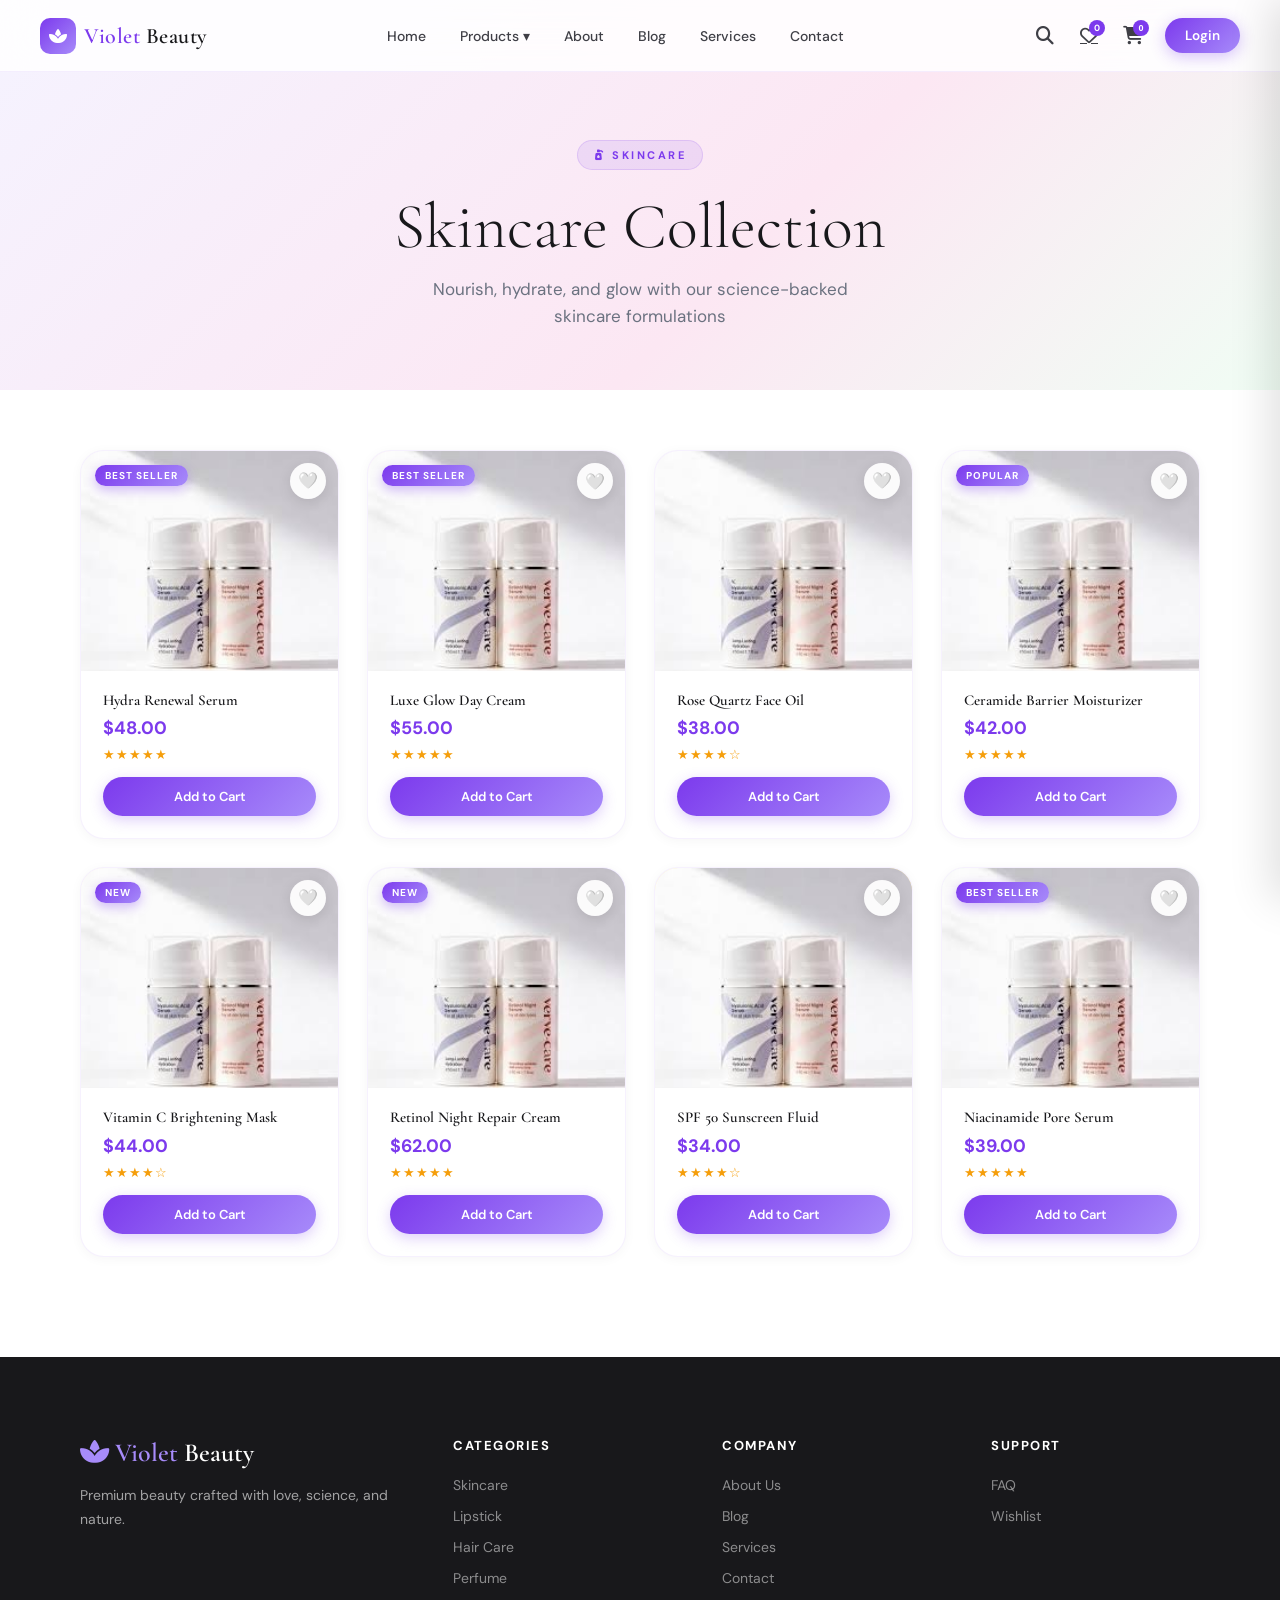
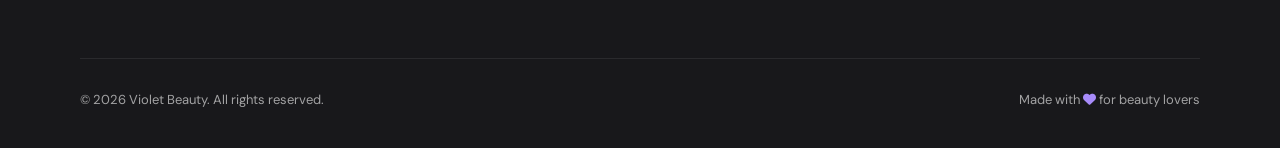
<file: category-skincare.html>
<!DOCTYPE html>
<html lang="en">
<head>
  <meta charset="UTF-8">
  <meta name="viewport" content="width=device-width, initial-scale=1.0">
  <title>Skincare - Violet Beauty</title>
  <link href="https://fonts.googleapis.com/css2?family=Cormorant+Garamond:ital,wght@0,300;0,400;0,600;1,300;1,400&family=DM+Sans:wght@300;400;500;600&display=swap" rel="stylesheet">
  <link rel="stylesheet" href="https://cdnjs.cloudflare.com/ajax/libs/font-awesome/6.5.0/css/all.min.css">
  <link rel="stylesheet" href="style.css">
  <link rel="stylesheet" href="product.css">
  <style>
    .page-header{background:linear-gradient(135deg,#f5f3ff 0%,#fce7f3 60%,#f0fdf4 100%);padding:140px 80px 60px;text-align:center;position:relative;overflow:hidden;}
    .page-header h1{font-family:'Cormorant Garamond',serif;font-size:clamp(40px,5vw,64px);font-weight:300;color:#18181b;margin-bottom:12px;}
    .page-header p{font-size:17px;color:#6b7280;max-width:460px;margin:0 auto;}
    .category-badge{display:inline-flex;align-items:center;gap:6px;background:rgba(124,58,237,0.1);color:#7c3aed;font-size:11px;font-weight:700;text-transform:uppercase;letter-spacing:2.5px;padding:7px 16px;border-radius:20px;margin-bottom:20px;border:1px solid rgba(124,58,237,0.15);}
    .products-section{padding:60px 80px 100px;}
    .container{max-width:1300px;margin:0 auto;}
    .products-grid{display:grid;grid-template-columns:repeat(auto-fill,minmax(250px,1fr));gap:28px;}
    .product-card{background:white;border-radius:24px;overflow:hidden;border:1px solid rgba(124,58,237,0.07);transition:all 0.35s cubic-bezier(0.4,0,0.2,1);box-shadow:0 2px 12px rgba(0,0,0,0.04);}
    .product-card:hover{transform:translateY(-8px);box-shadow:0 20px 50px rgba(124,58,237,0.14);border-color:rgba(124,58,237,0.15);}
    .product-img{height:220px;background:linear-gradient(135deg,#f5f3ff,#fce7f3);display:flex;align-items:center;justify-content:center;position:relative;overflow:hidden;}
    .product-img img{position:absolute;inset:0;width:100%;height:100%;object-fit:cover;transition:transform 0.5s ease;}
    .product-card:hover .product-img img{transform:scale(1.07);}
    .product-img .img-fallback{position:absolute;inset:0;display:flex;align-items:center;justify-content:center;}
    .product-img .img-fallback i{font-size:52px;color:#7c3aed;opacity:0.85;}
    .bestseller-tag{position:absolute;top:14px;left:14px;z-index:2;background:linear-gradient(135deg,#7c3aed,#a78bfa);color:white;font-size:10px;font-weight:700;text-transform:uppercase;letter-spacing:1px;padding:4px 10px;border-radius:20px;}
    .wishlist-btn{position:absolute;top:12px;right:12px;z-index:2;width:36px;height:36px;background:rgba(255,255,255,0.92);backdrop-filter:blur(8px);border:none;border-radius:50%;cursor:pointer;font-size:16px;box-shadow:0 4px 14px rgba(0,0,0,0.1);transition:all 0.2s;display:flex;align-items:center;justify-content:center;}
    .wishlist-btn:hover{transform:scale(1.2);}
    .product-info{padding:20px 22px 22px;}
    .product-name{font-size:15px;font-weight:600;color:#18181b;margin-bottom:6px;line-height:1.3;}
    .product-price{font-size:18px;font-weight:700;color:#7c3aed;margin-bottom:6px;}
    .product-stars{font-size:13px;color:#f59e0b;margin-bottom:14px;letter-spacing:1px;}
    .add-cart-btn{width:100%;padding:11px;background:linear-gradient(135deg,#7c3aed,#a78bfa);color:white;border:none;border-radius:50px;font-family:'DM Sans',sans-serif;font-size:13px;font-weight:600;cursor:pointer;transition:all 0.25s;box-shadow:0 4px 14px rgba(124,58,237,0.25);}
    .add-cart-btn:hover{transform:translateY(-1px);box-shadow:0 6px 20px rgba(124,58,237,0.38);}
    @media(max-width:900px){.page-header{padding:120px 24px 60px;}.products-section{padding:40px 20px 80px;}}
  </style>
</head>
<body>
<nav id="navbar">
  <a href="index.html" class="logo"><div class="logo-icon"><i class="fa-solid fa-spa"></i></div><div class="logo-text"><span>Violet</span> Beauty</div></a>
  <div class="nav-center">
    <a href="index.html" class="nav-link">Home</a>
    <div class="nav-item"><a href="all-products.html" class="nav-link">Products ▾</a><div class="dropdown"><a href="category-skincare.html"><span class="d-icon"><i class="fa-solid fa-pump-soap"></i></span> Skincare</a><a href="category-lipstick.html"><span class="d-icon"><i class="fa-solid fa-palette"></i></span> Lipstick</a><a href="category-haircare.html"><span class="d-icon"><i class="fa-solid fa-scissors"></i></span> Hair Care</a><a href="category-perfume.html"><span class="d-icon"><i class="fa-solid fa-spa"></i></span> Perfume</a><a href="category-others.html"><span class="d-icon"><i class="fa-solid fa-wand-magic-sparkles"></i></span> Others</a></div></div>
    <a href="about.html" class="nav-link">About</a><a href="blog.html" class="nav-link">Blog</a><a href="Services.html" class="nav-link">Services</a><a href="contact.html" class="nav-link">Contact</a>
  </div>
  <div class="nav-actions">
    <button class="icon-btn search-btn"><i class="fa-solid fa-magnifying-glass"></i></button>
    <a href="favorites.html" class="icon-btn"><i class="fa-regular fa-heart"></i><span class="badge fav-badge">0</span></a>
    <button class="icon-btn" id="cart-btn"><i class="fa-solid fa-cart-shopping"></i><span class="badge cart-badge" id="cart-count">0</span></button>
    <button class="login-btn">Login</button>
  </div>
</nav>
<section class="page-header">
  <div class="category-badge"><i class="fa-solid fa-pump-soap"></i> Skincare</div>
  <h1>Skincare Collection</h1>
  <p>Nourish, hydrate, and glow with our science-backed skincare formulations</p>
</section>
<section class="products-section">
  <div class="container"><div class="products-grid" id="products-grid"></div></div>
</section>
<div class="cart-sidebar" id="cart-sidebar">
  <div class="cart-header"><h3>Your Cart (<span id="sidebar-cart-count">0</span>)</h3><button class="close-cart" id="close-cart">✕</button></div>
  <div class="cart-items" id="cart-items"></div>
  <div class="cart-total"><div class="total-row"><span>Total</span><span id="cart-total-price">$0.00</span></div><button class="checkout-btn">Proceed to Checkout →</button></div>
</div>
<div class="cart-overlay" id="cart-overlay"></div>
<footer>
  <div class="footer-grid">
    <div><div class="footer-logo"><i class="fa-solid fa-spa"></i> <span>Violet</span> Beauty</div><p class="footer-desc">Premium beauty crafted with love, science, and nature.</p></div>
    <div><div class="footer-heading">Categories</div><ul class="footer-links"><li><a href="category-skincare.html">Skincare</a></li><li><a href="category-lipstick.html">Lipstick</a></li><li><a href="category-haircare.html">Hair Care</a></li><li><a href="category-perfume.html">Perfume</a></li></ul></div>
    <div><div class="footer-heading">Company</div><ul class="footer-links"><li><a href="about.html">About Us</a></li><li><a href="blog.html">Blog</a></li><li><a href="Services.html">Services</a></li><li><a href="contact.html">Contact</a></li></ul></div>
    <div><div class="footer-heading">Support</div><ul class="footer-links"><li><a href="contact.html">FAQ</a></li><li><a href="favorites.html">Wishlist</a></li></ul></div>
  </div>
  <div class="footer-bottom"><span>© 2026 Violet Beauty. All rights reserved.</span><span>Made with <i class="fa-solid fa-heart" style="color:#a78bfa;"></i> for beauty lovers</span></div>
</footer>
<script src="script.js"></script>
<script>
const categoryProducts = [
  {name:'Hydra Renewal Serum',          price:48, faIcon:'fa-pump-soap', stars:5, tag:'Best Seller', bg:'linear-gradient(135deg,#f5f3ff,#fce7f3)'},
  {name:'Luxe Glow Day Cream',          price:55, faIcon:'fa-spa',        stars:5, tag:'Best Seller', bg:'linear-gradient(135deg,#fce7f3,#ede9fe)'},
  {name:'Rose Quartz Face Oil',         price:38, faIcon:'fa-leaf',       stars:4, tag:'',            bg:'linear-gradient(135deg,#f3e8ff,#fce7f3)'},
  {name:'Ceramide Barrier Moisturizer', price:42, faIcon:'fa-droplet',    stars:5, tag:'Popular',     bg:'linear-gradient(135deg,#f5f3ff,#fce7f3)'},
  {name:'Vitamin C Brightening Mask',   price:44, faIcon:'fa-lemon',      stars:4, tag:'New',         bg:'linear-gradient(135deg,#fff7ed,#fce7f3)'},
  {name:'Retinol Night Repair Cream',   price:62, faIcon:'fa-moon',       stars:5, tag:'New',         bg:'linear-gradient(135deg,#ede9fe,#c4b5fd)'},
  {name:'SPF 50 Sunscreen Fluid',       price:34, faIcon:'fa-sun',        stars:4, tag:'',            bg:'linear-gradient(135deg,#fef3c7,#fde68a)'},
  {name:'Niacinamide Pore Serum',       price:39, faIcon:'fa-capsules',   stars:5, tag:'Best Seller', bg:'linear-gradient(135deg,#f0fdf4,#dcfce7)'},
];
function renderProducts() {
  const grid = document.getElementById('products-grid');
  grid.innerHTML = categoryProducts.map(p => {
    const imgSrc = '[data-uri]';
    const imgHTML = `<img src="${imgSrc}" alt="${p.name}" style="position:absolute;inset:0;width:100%;height:100%;object-fit:cover;transition:transform 0.5s ease;">`;
    const fav = (typeof isFavorite === 'function') && isFavorite(p.name) ? '💜' : '🤍';
    return `
      <div class="product-card">
        <div class="product-img" style="background:${p.bg};display:flex;align-items:center;justify-content:center;position:relative;height:220px;overflow:hidden;">
          ${imgHTML}
          ${p.tag ? `<span class="bestseller-tag">${p.tag}</span>` : ''}
          <button class="wishlist-btn" data-name="${p.name}" data-price="${p.price}" data-faicon="${p.faIcon}" style="position:absolute;top:12px;right:12px;z-index:2;width:36px;height:36px;background:rgba(255,255,255,0.92);border:none;border-radius:50%;cursor:pointer;font-size:16px;display:flex;align-items:center;justify-content:center;box-shadow:0 4px 14px rgba(0,0,0,0.1);">${fav}</button>
        </div>
        <div class="product-info">
          <div class="product-name">${p.name}</div>
          <div class="product-price">$${p.price.toFixed(2)}</div>
          <div class="product-stars">${'★'.repeat(p.stars)}${'☆'.repeat(5-p.stars)}</div>
          <button class="add-cart-btn" data-name="${p.name}" data-price="${p.price}" data-faicon="${p.faIcon}">Add to Cart</button>
        </div>
      </div>`;
  }).join('');
}
renderProducts();
</script>
</body>
</html>
</file>
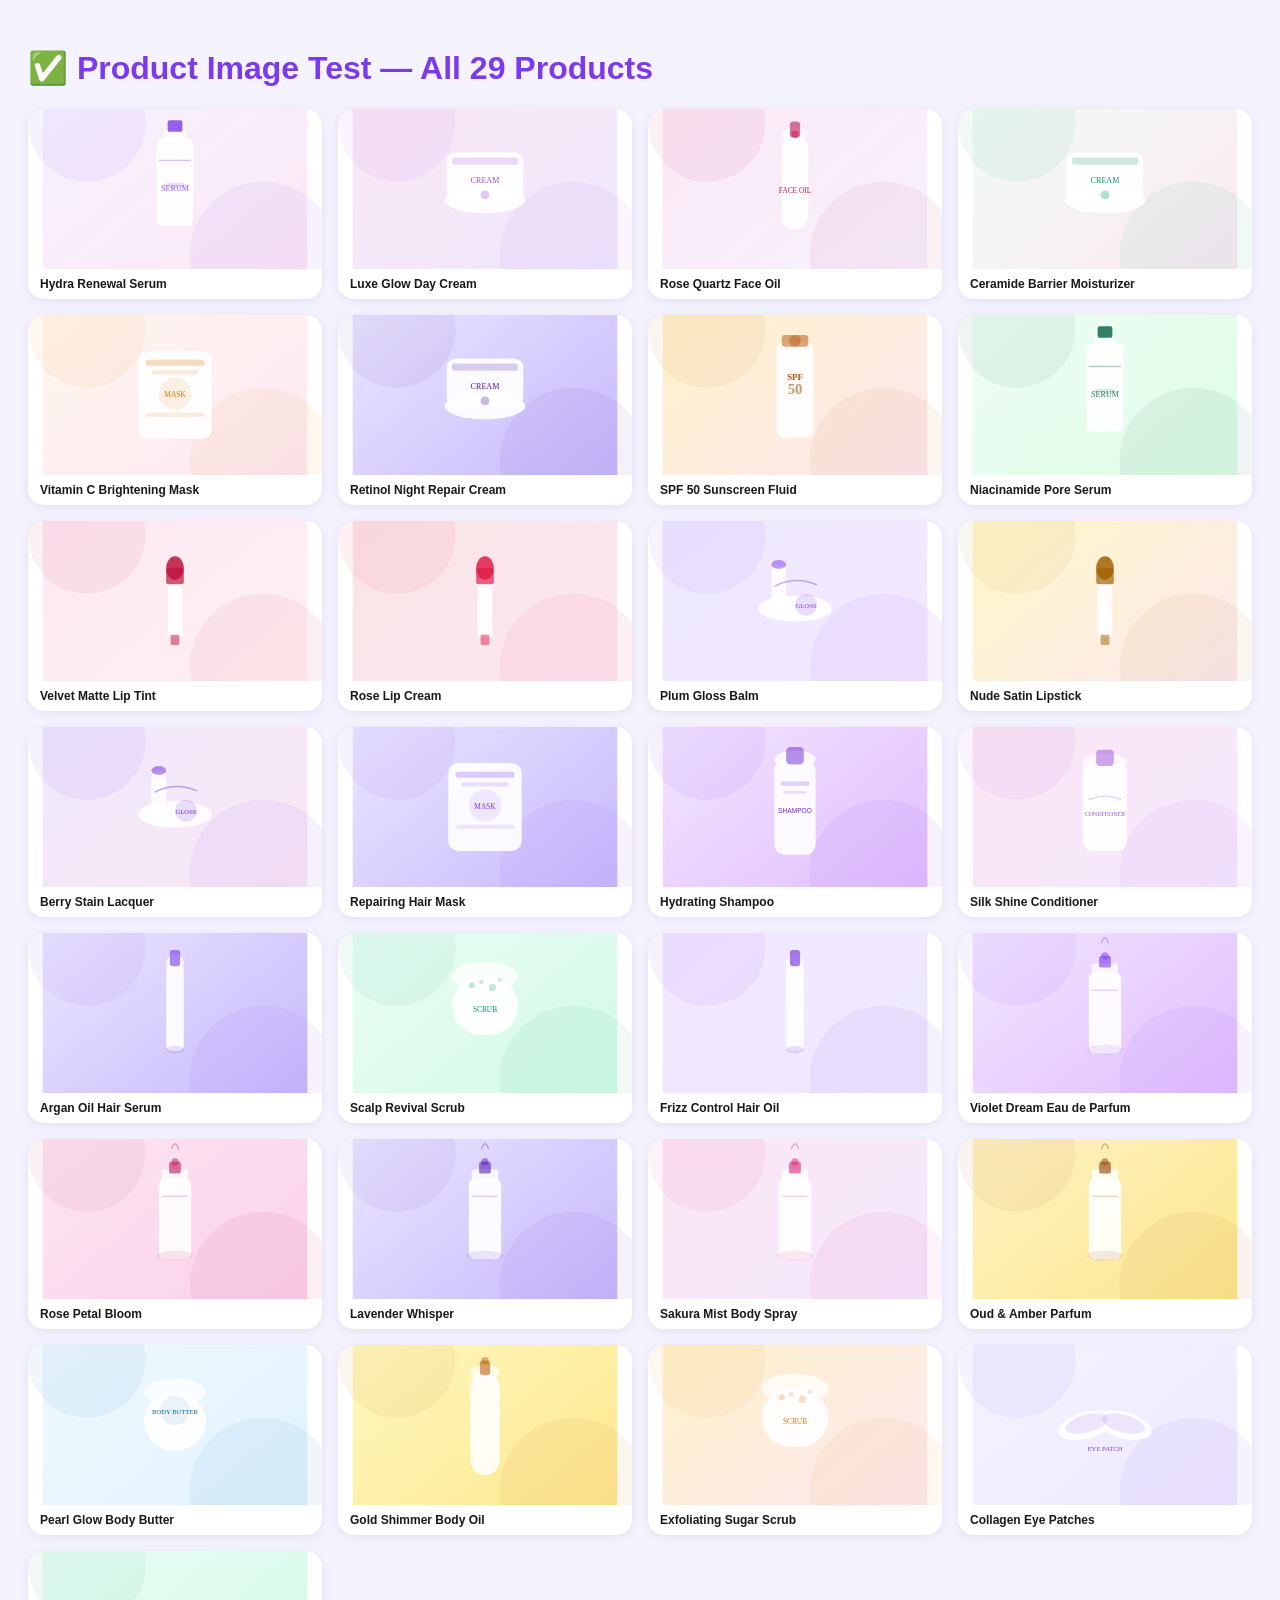
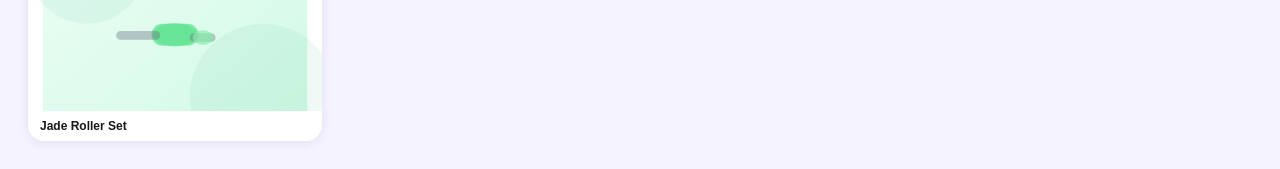
<file: image.html>
<!DOCTYPE html>
<html lang="en">
    <meta charset="UTF-8">
    <meta name="viewport" content="width=device-width, initial-scale=1.0">
    <title>Document</title>
<head>
<style>
body { font-family: sans-serif; background: #f5f3ff; padding: 20px; }
h1 { color: #7c3aed; }
.grid { display: grid; grid-template-columns: repeat(4, 1fr); gap: 16px; }
.card { background: white; border-radius: 16px; overflow: hidden; box-shadow: 0 2px 12px rgba(0,0,0,0.08); }
.card img { width: 100%; height: 160px; object-fit: cover; display: block; }
.card p { padding: 8px 12px; font-size: 12px; font-weight: 600; color: #18181b; margin: 0; }
</style>
</head>
<body>
<h1>✅ Product Image Test — All 29 Products</h1>
<div class="grid">
<div class="card"><img src="data:image/svg+xml,%3Csvg%20xmlns%3D%22http%3A%2F%2Fwww.w3.org%2F2000%2Fsvg%22%20width%3D%22400%22%20height%3D%22300%22%20viewBox%3D%220%200%20360%20300%22%3E%0A%20%20%3Cdefs%3E%0A%20%20%20%20%3ClinearGradient%20id%3D%22bg%22%20x1%3D%220%25%22%20y1%3D%220%25%22%20x2%3D%22100%25%22%20y2%3D%22100%25%22%3E%0A%20%20%20%20%20%20%3Cstop%20offset%3D%220%25%22%20style%3D%22stop-color%3A%23f5f3ff%22%2F%3E%0A%20%20%20%20%20%20%3Cstop%20offset%3D%22100%25%22%20style%3D%22stop-color%3A%23fce7f3%22%2F%3E%0A%20%20%20%20%3C%2FlinearGradient%3E%0A%20%20%20%20%3Cfilter%20id%3D%22soft%22%3E%0A%20%20%20%20%20%20%3CfeGaussianBlur%20stdDeviation%3D%222%22%2F%3E%0A%20%20%20%20%3C%2Ffilter%3E%0A%20%20%3C%2Fdefs%3E%0A%20%20%3Crect%20width%3D%22360%22%20height%3D%22300%22%20fill%3D%22url%28%23bg%29%22%2F%3E%0A%20%20%3Ccircle%20cx%3D%2260%22%20cy%3D%2260%22%20r%3D%2280%22%20fill%3D%22%237c3aed%22%20opacity%3D%220.06%22%2F%3E%0A%20%20%3Ccircle%20cx%3D%22300%22%20cy%3D%22240%22%20r%3D%22100%22%20fill%3D%22%237c3aed%22%20opacity%3D%220.06%22%2F%3E%0A%20%20%3Crect%20x%3D%22155%22%20y%3D%2280%22%20width%3D%2250%22%20height%3D%22120%22%20rx%3D%228%22%20fill%3D%22white%22%20opacity%3D%220.9%22%2F%3E%0A%3Crect%20x%3D%22165%22%20y%3D%2268%22%20width%3D%2230%22%20height%3D%2220%22%20rx%3D%224%22%20fill%3D%22white%22%20opacity%3D%220.7%22%2F%3E%0A%3Crect%20x%3D%22170%22%20y%3D%2256%22%20width%3D%2220%22%20height%3D%2216%22%20rx%3D%223%22%20fill%3D%22%237c3aed%22%20opacity%3D%220.8%22%2F%3E%0A%3Crect%20x%3D%22158%22%20y%3D%22110%22%20width%3D%2244%22%20height%3D%222%22%20fill%3D%22%237c3aed%22%20opacity%3D%220.3%22%2F%3E%0A%3Cellipse%20cx%3D%22180%22%20cy%3D%22145%22%20rx%3D%2216%22%20ry%3D%224%22%20fill%3D%22%237c3aed%22%20opacity%3D%220.15%22%2F%3E%0A%3Ctext%20x%3D%22180%22%20y%3D%22152%22%20text-anchor%3D%22middle%22%20font-size%3D%2211%22%20fill%3D%22%237c3aed%22%20font-family%3D%22serif%22%20opacity%3D%220.8%22%3ESERUM%3C%2Ftext%3E%0A%3C%2Fsvg%3E" alt="Hydra Renewal Serum"><p>Hydra Renewal Serum</p></div>
<div class="card"><img src="data:image/svg+xml,%3Csvg%20xmlns%3D%22http%3A%2F%2Fwww.w3.org%2F2000%2Fsvg%22%20width%3D%22400%22%20height%3D%22300%22%20viewBox%3D%220%200%20360%20300%22%3E%0A%20%20%3Cdefs%3E%0A%20%20%20%20%3ClinearGradient%20id%3D%22bg%22%20x1%3D%220%25%22%20y1%3D%220%25%22%20x2%3D%22100%25%22%20y2%3D%22100%25%22%3E%0A%20%20%20%20%20%20%3Cstop%20offset%3D%220%25%22%20style%3D%22stop-color%3A%23fce7f3%22%2F%3E%0A%20%20%20%20%20%20%3Cstop%20offset%3D%22100%25%22%20style%3D%22stop-color%3A%23ede9fe%22%2F%3E%0A%20%20%20%20%3C%2FlinearGradient%3E%0A%20%20%20%20%3Cfilter%20id%3D%22soft%22%3E%0A%20%20%20%20%20%20%3CfeGaussianBlur%20stdDeviation%3D%222%22%2F%3E%0A%20%20%20%20%3C%2Ffilter%3E%0A%20%20%3C%2Fdefs%3E%0A%20%20%3Crect%20width%3D%22360%22%20height%3D%22300%22%20fill%3D%22url%28%23bg%29%22%2F%3E%0A%20%20%3Ccircle%20cx%3D%2260%22%20cy%3D%2260%22%20r%3D%2280%22%20fill%3D%22%239d4edd%22%20opacity%3D%220.06%22%2F%3E%0A%20%20%3Ccircle%20cx%3D%22300%22%20cy%3D%22240%22%20r%3D%22100%22%20fill%3D%22%239d4edd%22%20opacity%3D%220.06%22%2F%3E%0A%20%20%3Cellipse%20cx%3D%22180%22%20cy%3D%22165%22%20rx%3D%2255%22%20ry%3D%2218%22%20fill%3D%22white%22%20opacity%3D%220.9%22%2F%3E%0A%3Crect%20x%3D%22128%22%20y%3D%22100%22%20width%3D%22104%22%20height%3D%2265%22%20rx%3D%2212%22%20fill%3D%22white%22%20opacity%3D%220.9%22%2F%3E%0A%3Crect%20x%3D%22135%22%20y%3D%22107%22%20width%3D%2290%22%20height%3D%2210%22%20rx%3D%224%22%20fill%3D%22%239d4edd%22%20opacity%3D%220.2%22%2F%3E%0A%3Ctext%20x%3D%22180%22%20y%3D%22142%22%20text-anchor%3D%22middle%22%20font-size%3D%2211%22%20fill%3D%22%239d4edd%22%20font-family%3D%22serif%22%3ECREAM%3C%2Ftext%3E%0A%3Ccircle%20cx%3D%22180%22%20cy%3D%22158%22%20r%3D%226%22%20fill%3D%22%239d4edd%22%20opacity%3D%220.3%22%2F%3E%0A%3C%2Fsvg%3E" alt="Luxe Glow Day Cream"><p>Luxe Glow Day Cream</p></div>
<div class="card"><img src="data:image/svg+xml,%3Csvg%20xmlns%3D%22http%3A%2F%2Fwww.w3.org%2F2000%2Fsvg%22%20width%3D%22400%22%20height%3D%22300%22%20viewBox%3D%220%200%20360%20300%22%3E%0A%20%20%3Cdefs%3E%0A%20%20%20%20%3ClinearGradient%20id%3D%22bg%22%20x1%3D%220%25%22%20y1%3D%220%25%22%20x2%3D%22100%25%22%20y2%3D%22100%25%22%3E%0A%20%20%20%20%20%20%3Cstop%20offset%3D%220%25%22%20style%3D%22stop-color%3A%23fce7f3%22%2F%3E%0A%20%20%20%20%20%20%3Cstop%20offset%3D%22100%25%22%20style%3D%22stop-color%3A%23f5f3ff%22%2F%3E%0A%20%20%20%20%3C%2FlinearGradient%3E%0A%20%20%20%20%3Cfilter%20id%3D%22soft%22%3E%0A%20%20%20%20%20%20%3CfeGaussianBlur%20stdDeviation%3D%222%22%2F%3E%0A%20%20%20%20%3C%2Ffilter%3E%0A%20%20%3C%2Fdefs%3E%0A%20%20%3Crect%20width%3D%22360%22%20height%3D%22300%22%20fill%3D%22url%28%23bg%29%22%2F%3E%0A%20%20%3Ccircle%20cx%3D%2260%22%20cy%3D%2260%22%20r%3D%2280%22%20fill%3D%22%23be185d%22%20opacity%3D%220.06%22%2F%3E%0A%20%20%3Ccircle%20cx%3D%22300%22%20cy%3D%22240%22%20r%3D%22100%22%20fill%3D%22%23be185d%22%20opacity%3D%220.06%22%2F%3E%0A%20%20%3Crect%20x%3D%22162%22%20y%3D%2275%22%20width%3D%2236%22%20height%3D%22130%22%20rx%3D%2218%22%20fill%3D%22white%22%20opacity%3D%220.88%22%2F%3E%0A%3Cellipse%20cx%3D%22180%22%20cy%3D%2275%22%20rx%3D%2218%22%20ry%3D%2210%22%20fill%3D%22white%22%20opacity%3D%220.7%22%2F%3E%0A%3Crect%20x%3D%22173%22%20y%3D%2258%22%20width%3D%2214%22%20height%3D%2222%22%20rx%3D%225%22%20fill%3D%22%23be185d%22%20opacity%3D%220.6%22%2F%3E%0A%3Ccircle%20cx%3D%22180%22%20cy%3D%2275%22%20r%3D%225%22%20fill%3D%22%23be185d%22%20opacity%3D%220.5%22%2F%3E%0A%3Ctext%20x%3D%22180%22%20y%3D%22155%22%20text-anchor%3D%22middle%22%20font-size%3D%2210%22%20fill%3D%22%23be185d%22%20font-family%3D%22serif%22%3EFACE%20OIL%3C%2Ftext%3E%0A%3C%2Fsvg%3E" alt="Rose Quartz Face Oil"><p>Rose Quartz Face Oil</p></div>
<div class="card"><img src="data:image/svg+xml,%3Csvg%20xmlns%3D%22http%3A%2F%2Fwww.w3.org%2F2000%2Fsvg%22%20width%3D%22400%22%20height%3D%22300%22%20viewBox%3D%220%200%20360%20300%22%3E%0A%20%20%3Cdefs%3E%0A%20%20%20%20%3ClinearGradient%20id%3D%22bg%22%20x1%3D%220%25%22%20y1%3D%220%25%22%20x2%3D%22100%25%22%20y2%3D%22100%25%22%3E%0A%20%20%20%20%20%20%3Cstop%20offset%3D%220%25%22%20style%3D%22stop-color%3A%23f0fdf4%22%2F%3E%0A%20%20%20%20%20%20%3Cstop%20offset%3D%22100%25%22%20style%3D%22stop-color%3A%23fce7f3%22%2F%3E%0A%20%20%20%20%3C%2FlinearGradient%3E%0A%20%20%20%20%3Cfilter%20id%3D%22soft%22%3E%0A%20%20%20%20%20%20%3CfeGaussianBlur%20stdDeviation%3D%222%22%2F%3E%0A%20%20%20%20%3C%2Ffilter%3E%0A%20%20%3C%2Fdefs%3E%0A%20%20%3Crect%20width%3D%22360%22%20height%3D%22300%22%20fill%3D%22url%28%23bg%29%22%2F%3E%0A%20%20%3Ccircle%20cx%3D%2260%22%20cy%3D%2260%22%20r%3D%2280%22%20fill%3D%22%23059669%22%20opacity%3D%220.06%22%2F%3E%0A%20%20%3Ccircle%20cx%3D%22300%22%20cy%3D%22240%22%20r%3D%22100%22%20fill%3D%22%23059669%22%20opacity%3D%220.06%22%2F%3E%0A%20%20%3Cellipse%20cx%3D%22180%22%20cy%3D%22165%22%20rx%3D%2255%22%20ry%3D%2218%22%20fill%3D%22white%22%20opacity%3D%220.9%22%2F%3E%0A%3Crect%20x%3D%22128%22%20y%3D%22100%22%20width%3D%22104%22%20height%3D%2265%22%20rx%3D%2212%22%20fill%3D%22white%22%20opacity%3D%220.9%22%2F%3E%0A%3Crect%20x%3D%22135%22%20y%3D%22107%22%20width%3D%2290%22%20height%3D%2210%22%20rx%3D%224%22%20fill%3D%22%23059669%22%20opacity%3D%220.2%22%2F%3E%0A%3Ctext%20x%3D%22180%22%20y%3D%22142%22%20text-anchor%3D%22middle%22%20font-size%3D%2211%22%20fill%3D%22%23059669%22%20font-family%3D%22serif%22%3ECREAM%3C%2Ftext%3E%0A%3Ccircle%20cx%3D%22180%22%20cy%3D%22158%22%20r%3D%226%22%20fill%3D%22%23059669%22%20opacity%3D%220.3%22%2F%3E%0A%3C%2Fsvg%3E" alt="Ceramide Barrier Moisturizer"><p>Ceramide Barrier Moisturizer</p></div>
<div class="card"><img src="data:image/svg+xml,%3Csvg%20xmlns%3D%22http%3A%2F%2Fwww.w3.org%2F2000%2Fsvg%22%20width%3D%22400%22%20height%3D%22300%22%20viewBox%3D%220%200%20360%20300%22%3E%0A%20%20%3Cdefs%3E%0A%20%20%20%20%3ClinearGradient%20id%3D%22bg%22%20x1%3D%220%25%22%20y1%3D%220%25%22%20x2%3D%22100%25%22%20y2%3D%22100%25%22%3E%0A%20%20%20%20%20%20%3Cstop%20offset%3D%220%25%22%20style%3D%22stop-color%3A%23fff7ed%22%2F%3E%0A%20%20%20%20%20%20%3Cstop%20offset%3D%22100%25%22%20style%3D%22stop-color%3A%23fce7f3%22%2F%3E%0A%20%20%20%20%3C%2FlinearGradient%3E%0A%20%20%20%20%3Cfilter%20id%3D%22soft%22%3E%0A%20%20%20%20%20%20%3CfeGaussianBlur%20stdDeviation%3D%222%22%2F%3E%0A%20%20%20%20%3C%2Ffilter%3E%0A%20%20%3C%2Fdefs%3E%0A%20%20%3Crect%20width%3D%22360%22%20height%3D%22300%22%20fill%3D%22url%28%23bg%29%22%2F%3E%0A%20%20%3Ccircle%20cx%3D%2260%22%20cy%3D%2260%22%20r%3D%2280%22%20fill%3D%22%23d97706%22%20opacity%3D%220.06%22%2F%3E%0A%20%20%3Ccircle%20cx%3D%22300%22%20cy%3D%22240%22%20r%3D%22100%22%20fill%3D%22%23d97706%22%20opacity%3D%220.06%22%2F%3E%0A%20%20%3Crect%20x%3D%22130%22%20y%3D%2290%22%20width%3D%22100%22%20height%3D%22120%22%20rx%3D%2214%22%20fill%3D%22white%22%20opacity%3D%220.9%22%2F%3E%0A%3Crect%20x%3D%22140%22%20y%3D%22102%22%20width%3D%2280%22%20height%3D%228%22%20rx%3D%223%22%20fill%3D%22%23d97706%22%20opacity%3D%220.25%22%2F%3E%0A%3Crect%20x%3D%22148%22%20y%3D%22116%22%20width%3D%2264%22%20height%3D%226%22%20rx%3D%223%22%20fill%3D%22%23d97706%22%20opacity%3D%220.15%22%2F%3E%0A%3Ccircle%20cx%3D%22180%22%20cy%3D%22148%22%20r%3D%2222%22%20fill%3D%22%23d97706%22%20opacity%3D%220.1%22%2F%3E%0A%3Ctext%20x%3D%22180%22%20y%3D%22153%22%20text-anchor%3D%22middle%22%20font-size%3D%2210%22%20fill%3D%22%23d97706%22%20font-family%3D%22serif%22%3EMASK%3C%2Ftext%3E%0A%3Crect%20x%3D%22140%22%20y%3D%22174%22%20width%3D%2280%22%20height%3D%226%22%20rx%3D%223%22%20fill%3D%22%23d97706%22%20opacity%3D%220.12%22%2F%3E%0A%3C%2Fsvg%3E" alt="Vitamin C Brightening Mask"><p>Vitamin C Brightening Mask</p></div>
<div class="card"><img src="data:image/svg+xml,%3Csvg%20xmlns%3D%22http%3A%2F%2Fwww.w3.org%2F2000%2Fsvg%22%20width%3D%22400%22%20height%3D%22300%22%20viewBox%3D%220%200%20360%20300%22%3E%0A%20%20%3Cdefs%3E%0A%20%20%20%20%3ClinearGradient%20id%3D%22bg%22%20x1%3D%220%25%22%20y1%3D%220%25%22%20x2%3D%22100%25%22%20y2%3D%22100%25%22%3E%0A%20%20%20%20%20%20%3Cstop%20offset%3D%220%25%22%20style%3D%22stop-color%3A%23ede9fe%22%2F%3E%0A%20%20%20%20%20%20%3Cstop%20offset%3D%22100%25%22%20style%3D%22stop-color%3A%23c4b5fd%22%2F%3E%0A%20%20%20%20%3C%2FlinearGradient%3E%0A%20%20%20%20%3Cfilter%20id%3D%22soft%22%3E%0A%20%20%20%20%20%20%3CfeGaussianBlur%20stdDeviation%3D%222%22%2F%3E%0A%20%20%20%20%3C%2Ffilter%3E%0A%20%20%3C%2Fdefs%3E%0A%20%20%3Crect%20width%3D%22360%22%20height%3D%22300%22%20fill%3D%22url%28%23bg%29%22%2F%3E%0A%20%20%3Ccircle%20cx%3D%2260%22%20cy%3D%2260%22%20r%3D%2280%22%20fill%3D%22%234c1d95%22%20opacity%3D%220.06%22%2F%3E%0A%20%20%3Ccircle%20cx%3D%22300%22%20cy%3D%22240%22%20r%3D%22100%22%20fill%3D%22%234c1d95%22%20opacity%3D%220.06%22%2F%3E%0A%20%20%3Cellipse%20cx%3D%22180%22%20cy%3D%22165%22%20rx%3D%2255%22%20ry%3D%2218%22%20fill%3D%22white%22%20opacity%3D%220.9%22%2F%3E%0A%3Crect%20x%3D%22128%22%20y%3D%22100%22%20width%3D%22104%22%20height%3D%2265%22%20rx%3D%2212%22%20fill%3D%22white%22%20opacity%3D%220.9%22%2F%3E%0A%3Crect%20x%3D%22135%22%20y%3D%22107%22%20width%3D%2290%22%20height%3D%2210%22%20rx%3D%224%22%20fill%3D%22%234c1d95%22%20opacity%3D%220.2%22%2F%3E%0A%3Ctext%20x%3D%22180%22%20y%3D%22142%22%20text-anchor%3D%22middle%22%20font-size%3D%2211%22%20fill%3D%22%234c1d95%22%20font-family%3D%22serif%22%3ECREAM%3C%2Ftext%3E%0A%3Ccircle%20cx%3D%22180%22%20cy%3D%22158%22%20r%3D%226%22%20fill%3D%22%234c1d95%22%20opacity%3D%220.3%22%2F%3E%0A%3C%2Fsvg%3E" alt="Retinol Night Repair Cream"><p>Retinol Night Repair Cream</p></div>
<div class="card"><img src="data:image/svg+xml,%3Csvg%20xmlns%3D%22http%3A%2F%2Fwww.w3.org%2F2000%2Fsvg%22%20width%3D%22400%22%20height%3D%22300%22%20viewBox%3D%220%200%20360%20300%22%3E%0A%20%20%3Cdefs%3E%0A%20%20%20%20%3ClinearGradient%20id%3D%22bg%22%20x1%3D%220%25%22%20y1%3D%220%25%22%20x2%3D%22100%25%22%20y2%3D%22100%25%22%3E%0A%20%20%20%20%20%20%3Cstop%20offset%3D%220%25%22%20style%3D%22stop-color%3A%23fef3c7%22%2F%3E%0A%20%20%20%20%20%20%3Cstop%20offset%3D%22100%25%22%20style%3D%22stop-color%3A%23fce7f3%22%2F%3E%0A%20%20%20%20%3C%2FlinearGradient%3E%0A%20%20%20%20%3Cfilter%20id%3D%22soft%22%3E%0A%20%20%20%20%20%20%3CfeGaussianBlur%20stdDeviation%3D%222%22%2F%3E%0A%20%20%20%20%3C%2Ffilter%3E%0A%20%20%3C%2Fdefs%3E%0A%20%20%3Crect%20width%3D%22360%22%20height%3D%22300%22%20fill%3D%22url%28%23bg%29%22%2F%3E%0A%20%20%3Ccircle%20cx%3D%2260%22%20cy%3D%2260%22%20r%3D%2280%22%20fill%3D%22%23b45309%22%20opacity%3D%220.06%22%2F%3E%0A%20%20%3Ccircle%20cx%3D%22300%22%20cy%3D%22240%22%20r%3D%22100%22%20fill%3D%22%23b45309%22%20opacity%3D%220.06%22%2F%3E%0A%20%20%3Crect%20x%3D%22155%22%20y%3D%2278%22%20width%3D%2250%22%20height%3D%22130%22%20rx%3D%2210%22%20fill%3D%22white%22%20opacity%3D%220.9%22%2F%3E%0A%3Crect%20x%3D%22162%22%20y%3D%2268%22%20width%3D%2236%22%20height%3D%2216%22%20rx%3D%224%22%20fill%3D%22%23b45309%22%20opacity%3D%220.5%22%2F%3E%0A%3Ccircle%20cx%3D%22180%22%20cy%3D%2276%22%20r%3D%228%22%20fill%3D%22%23b45309%22%20opacity%3D%220.4%22%2F%3E%0A%3Ctext%20x%3D%22180%22%20y%3D%22130%22%20text-anchor%3D%22middle%22%20font-size%3D%2212%22%20fill%3D%22%23b45309%22%20font-weight%3D%22bold%22%3ESPF%3C%2Ftext%3E%0A%3Ctext%20x%3D%22180%22%20y%3D%22148%22%20text-anchor%3D%22middle%22%20font-size%3D%2220%22%20fill%3D%22%23b45309%22%20font-weight%3D%22bold%22%20opacity%3D%220.6%22%3E50%3C%2Ftext%3E%0A%3C%2Fsvg%3E" alt="SPF 50 Sunscreen Fluid"><p>SPF 50 Sunscreen Fluid</p></div>
<div class="card"><img src="data:image/svg+xml,%3Csvg%20xmlns%3D%22http%3A%2F%2Fwww.w3.org%2F2000%2Fsvg%22%20width%3D%22400%22%20height%3D%22300%22%20viewBox%3D%220%200%20360%20300%22%3E%0A%20%20%3Cdefs%3E%0A%20%20%20%20%3ClinearGradient%20id%3D%22bg%22%20x1%3D%220%25%22%20y1%3D%220%25%22%20x2%3D%22100%25%22%20y2%3D%22100%25%22%3E%0A%20%20%20%20%20%20%3Cstop%20offset%3D%220%25%22%20style%3D%22stop-color%3A%23f0fdf4%22%2F%3E%0A%20%20%20%20%20%20%3Cstop%20offset%3D%22100%25%22%20style%3D%22stop-color%3A%23dcfce7%22%2F%3E%0A%20%20%20%20%3C%2FlinearGradient%3E%0A%20%20%20%20%3Cfilter%20id%3D%22soft%22%3E%0A%20%20%20%20%20%20%3CfeGaussianBlur%20stdDeviation%3D%222%22%2F%3E%0A%20%20%20%20%3C%2Ffilter%3E%0A%20%20%3C%2Fdefs%3E%0A%20%20%3Crect%20width%3D%22360%22%20height%3D%22300%22%20fill%3D%22url%28%23bg%29%22%2F%3E%0A%20%20%3Ccircle%20cx%3D%2260%22%20cy%3D%2260%22%20r%3D%2280%22%20fill%3D%22%23065f46%22%20opacity%3D%220.06%22%2F%3E%0A%20%20%3Ccircle%20cx%3D%22300%22%20cy%3D%22240%22%20r%3D%22100%22%20fill%3D%22%23065f46%22%20opacity%3D%220.06%22%2F%3E%0A%20%20%3Crect%20x%3D%22155%22%20y%3D%2280%22%20width%3D%2250%22%20height%3D%22120%22%20rx%3D%228%22%20fill%3D%22white%22%20opacity%3D%220.9%22%2F%3E%0A%3Crect%20x%3D%22165%22%20y%3D%2268%22%20width%3D%2230%22%20height%3D%2220%22%20rx%3D%224%22%20fill%3D%22white%22%20opacity%3D%220.7%22%2F%3E%0A%3Crect%20x%3D%22170%22%20y%3D%2256%22%20width%3D%2220%22%20height%3D%2216%22%20rx%3D%223%22%20fill%3D%22%23065f46%22%20opacity%3D%220.8%22%2F%3E%0A%3Crect%20x%3D%22158%22%20y%3D%22110%22%20width%3D%2244%22%20height%3D%222%22%20fill%3D%22%23065f46%22%20opacity%3D%220.3%22%2F%3E%0A%3Cellipse%20cx%3D%22180%22%20cy%3D%22145%22%20rx%3D%2216%22%20ry%3D%224%22%20fill%3D%22%23065f46%22%20opacity%3D%220.15%22%2F%3E%0A%3Ctext%20x%3D%22180%22%20y%3D%22152%22%20text-anchor%3D%22middle%22%20font-size%3D%2211%22%20fill%3D%22%23065f46%22%20font-family%3D%22serif%22%20opacity%3D%220.8%22%3ESERUM%3C%2Ftext%3E%0A%3C%2Fsvg%3E" alt="Niacinamide Pore Serum"><p>Niacinamide Pore Serum</p></div>
<div class="card"><img src="data:image/svg+xml,%3Csvg%20xmlns%3D%22http%3A%2F%2Fwww.w3.org%2F2000%2Fsvg%22%20width%3D%22400%22%20height%3D%22300%22%20viewBox%3D%220%200%20360%20300%22%3E%0A%20%20%3Cdefs%3E%0A%20%20%20%20%3ClinearGradient%20id%3D%22bg%22%20x1%3D%220%25%22%20y1%3D%220%25%22%20x2%3D%22100%25%22%20y2%3D%22100%25%22%3E%0A%20%20%20%20%20%20%3Cstop%20offset%3D%220%25%22%20style%3D%22stop-color%3A%23fce7f3%22%2F%3E%0A%20%20%20%20%20%20%3Cstop%20offset%3D%22100%25%22%20style%3D%22stop-color%3A%23fff1f2%22%2F%3E%0A%20%20%20%20%3C%2FlinearGradient%3E%0A%20%20%20%20%3Cfilter%20id%3D%22soft%22%3E%0A%20%20%20%20%20%20%3CfeGaussianBlur%20stdDeviation%3D%222%22%2F%3E%0A%20%20%20%20%3C%2Ffilter%3E%0A%20%20%3C%2Fdefs%3E%0A%20%20%3Crect%20width%3D%22360%22%20height%3D%22300%22%20fill%3D%22url%28%23bg%29%22%2F%3E%0A%20%20%3Ccircle%20cx%3D%2260%22%20cy%3D%2260%22%20r%3D%2280%22%20fill%3D%22%23be123c%22%20opacity%3D%220.06%22%2F%3E%0A%20%20%3Ccircle%20cx%3D%22300%22%20cy%3D%22240%22%20r%3D%22100%22%20fill%3D%22%23be123c%22%20opacity%3D%220.06%22%2F%3E%0A%20%20%3Crect%20x%3D%22170%22%20y%3D%22120%22%20width%3D%2220%22%20height%3D%2280%22%20rx%3D%224%22%20fill%3D%22white%22%20opacity%3D%220.9%22%2F%3E%0A%3Crect%20x%3D%22168%22%20y%3D%22105%22%20width%3D%2224%22%20height%3D%2222%22%20rx%3D%223%22%20fill%3D%22%23be123c%22%20opacity%3D%220.7%22%2F%3E%0A%3Cellipse%20cx%3D%22180%22%20cy%3D%22105%22%20rx%3D%2212%22%20ry%3D%2216%22%20fill%3D%22%23be123c%22%20opacity%3D%220.85%22%2F%3E%0A%3Crect%20x%3D%22174%22%20y%3D%22196%22%20width%3D%2212%22%20height%3D%2214%22%20rx%3D%222%22%20fill%3D%22%23be123c%22%20opacity%3D%220.5%22%2F%3E%0A%3C%2Fsvg%3E" alt="Velvet Matte Lip Tint"><p>Velvet Matte Lip Tint</p></div>
<div class="card"><img src="data:image/svg+xml,%3Csvg%20xmlns%3D%22http%3A%2F%2Fwww.w3.org%2F2000%2Fsvg%22%20width%3D%22400%22%20height%3D%22300%22%20viewBox%3D%220%200%20360%20300%22%3E%0A%20%20%3Cdefs%3E%0A%20%20%20%20%3ClinearGradient%20id%3D%22bg%22%20x1%3D%220%25%22%20y1%3D%220%25%22%20x2%3D%22100%25%22%20y2%3D%22100%25%22%3E%0A%20%20%20%20%20%20%3Cstop%20offset%3D%220%25%22%20style%3D%22stop-color%3A%23f9e4e4%22%2F%3E%0A%20%20%20%20%20%20%3Cstop%20offset%3D%22100%25%22%20style%3D%22stop-color%3A%23fce7f3%22%2F%3E%0A%20%20%20%20%3C%2FlinearGradient%3E%0A%20%20%20%20%3Cfilter%20id%3D%22soft%22%3E%0A%20%20%20%20%20%20%3CfeGaussianBlur%20stdDeviation%3D%222%22%2F%3E%0A%20%20%20%20%3C%2Ffilter%3E%0A%20%20%3C%2Fdefs%3E%0A%20%20%3Crect%20width%3D%22360%22%20height%3D%22300%22%20fill%3D%22url%28%23bg%29%22%2F%3E%0A%20%20%3Ccircle%20cx%3D%2260%22%20cy%3D%2260%22%20r%3D%2280%22%20fill%3D%22%23e11d48%22%20opacity%3D%220.06%22%2F%3E%0A%20%20%3Ccircle%20cx%3D%22300%22%20cy%3D%22240%22%20r%3D%22100%22%20fill%3D%22%23e11d48%22%20opacity%3D%220.06%22%2F%3E%0A%20%20%3Crect%20x%3D%22170%22%20y%3D%22120%22%20width%3D%2220%22%20height%3D%2280%22%20rx%3D%224%22%20fill%3D%22white%22%20opacity%3D%220.9%22%2F%3E%0A%3Crect%20x%3D%22168%22%20y%3D%22105%22%20width%3D%2224%22%20height%3D%2222%22%20rx%3D%223%22%20fill%3D%22%23e11d48%22%20opacity%3D%220.7%22%2F%3E%0A%3Cellipse%20cx%3D%22180%22%20cy%3D%22105%22%20rx%3D%2212%22%20ry%3D%2216%22%20fill%3D%22%23e11d48%22%20opacity%3D%220.85%22%2F%3E%0A%3Crect%20x%3D%22174%22%20y%3D%22196%22%20width%3D%2212%22%20height%3D%2214%22%20rx%3D%222%22%20fill%3D%22%23e11d48%22%20opacity%3D%220.5%22%2F%3E%0A%3C%2Fsvg%3E" alt="Rose Lip Cream"><p>Rose Lip Cream</p></div>
<div class="card"><img src="data:image/svg+xml,%3Csvg%20xmlns%3D%22http%3A%2F%2Fwww.w3.org%2F2000%2Fsvg%22%20width%3D%22400%22%20height%3D%22300%22%20viewBox%3D%220%200%20360%20300%22%3E%0A%20%20%3Cdefs%3E%0A%20%20%20%20%3ClinearGradient%20id%3D%22bg%22%20x1%3D%220%25%22%20y1%3D%220%25%22%20x2%3D%22100%25%22%20y2%3D%22100%25%22%3E%0A%20%20%20%20%20%20%3Cstop%20offset%3D%220%25%22%20style%3D%22stop-color%3A%23ede9fe%22%2F%3E%0A%20%20%20%20%20%20%3Cstop%20offset%3D%22100%25%22%20style%3D%22stop-color%3A%23f3e8ff%22%2F%3E%0A%20%20%20%20%3C%2FlinearGradient%3E%0A%20%20%20%20%3Cfilter%20id%3D%22soft%22%3E%0A%20%20%20%20%20%20%3CfeGaussianBlur%20stdDeviation%3D%222%22%2F%3E%0A%20%20%20%20%3C%2Ffilter%3E%0A%20%20%3C%2Fdefs%3E%0A%20%20%3Crect%20width%3D%22360%22%20height%3D%22300%22%20fill%3D%22url%28%23bg%29%22%2F%3E%0A%20%20%3Ccircle%20cx%3D%2260%22%20cy%3D%2260%22%20r%3D%2280%22%20fill%3D%22%237c3aed%22%20opacity%3D%220.06%22%2F%3E%0A%20%20%3Ccircle%20cx%3D%22300%22%20cy%3D%22240%22%20r%3D%22100%22%20fill%3D%22%237c3aed%22%20opacity%3D%220.06%22%2F%3E%0A%20%20%3Cellipse%20cx%3D%22180%22%20cy%3D%22160%22%20rx%3D%2250%22%20ry%3D%2218%22%20fill%3D%22white%22%20opacity%3D%220.9%22%2F%3E%0A%3Crect%20x%3D%22148%22%20y%3D%22100%22%20width%3D%2220%22%20height%3D%2265%22%20rx%3D%2210%22%20fill%3D%22white%22%20opacity%3D%220.85%22%2F%3E%0A%3Cellipse%20cx%3D%22158%22%20cy%3D%22100%22%20rx%3D%2210%22%20ry%3D%226%22%20fill%3D%22%237c3aed%22%20opacity%3D%220.5%22%2F%3E%0A%3Cpath%20d%3D%22M152%20130%20Q180%20115%20210%20128%22%20stroke%3D%22%237c3aed%22%20stroke-width%3D%222%22%20fill%3D%22none%22%20opacity%3D%220.4%22%2F%3E%0A%3Ccircle%20cx%3D%22195%22%20cy%3D%22155%22%20r%3D%2215%22%20fill%3D%22%237c3aed%22%20opacity%3D%220.15%22%2F%3E%0A%3Ctext%20x%3D%22195%22%20y%3D%22160%22%20text-anchor%3D%22middle%22%20font-size%3D%229%22%20fill%3D%22%237c3aed%22%3EGLOSS%3C%2Ftext%3E%0A%3C%2Fsvg%3E" alt="Plum Gloss Balm"><p>Plum Gloss Balm</p></div>
<div class="card"><img src="data:image/svg+xml,%3Csvg%20xmlns%3D%22http%3A%2F%2Fwww.w3.org%2F2000%2Fsvg%22%20width%3D%22400%22%20height%3D%22300%22%20viewBox%3D%220%200%20360%20300%22%3E%0A%20%20%3Cdefs%3E%0A%20%20%20%20%3ClinearGradient%20id%3D%22bg%22%20x1%3D%220%25%22%20y1%3D%220%25%22%20x2%3D%22100%25%22%20y2%3D%22100%25%22%3E%0A%20%20%20%20%20%20%3Cstop%20offset%3D%220%25%22%20style%3D%22stop-color%3A%23fef9c3%22%2F%3E%0A%20%20%20%20%20%20%3Cstop%20offset%3D%22100%25%22%20style%3D%22stop-color%3A%23fce7f3%22%2F%3E%0A%20%20%20%20%3C%2FlinearGradient%3E%0A%20%20%20%20%3Cfilter%20id%3D%22soft%22%3E%0A%20%20%20%20%20%20%3CfeGaussianBlur%20stdDeviation%3D%222%22%2F%3E%0A%20%20%20%20%3C%2Ffilter%3E%0A%20%20%3C%2Fdefs%3E%0A%20%20%3Crect%20width%3D%22360%22%20height%3D%22300%22%20fill%3D%22url%28%23bg%29%22%2F%3E%0A%20%20%3Ccircle%20cx%3D%2260%22%20cy%3D%2260%22%20r%3D%2280%22%20fill%3D%22%23a16207%22%20opacity%3D%220.06%22%2F%3E%0A%20%20%3Ccircle%20cx%3D%22300%22%20cy%3D%22240%22%20r%3D%22100%22%20fill%3D%22%23a16207%22%20opacity%3D%220.06%22%2F%3E%0A%20%20%3Crect%20x%3D%22170%22%20y%3D%22120%22%20width%3D%2220%22%20height%3D%2280%22%20rx%3D%224%22%20fill%3D%22white%22%20opacity%3D%220.9%22%2F%3E%0A%3Crect%20x%3D%22168%22%20y%3D%22105%22%20width%3D%2224%22%20height%3D%2222%22%20rx%3D%223%22%20fill%3D%22%23a16207%22%20opacity%3D%220.7%22%2F%3E%0A%3Cellipse%20cx%3D%22180%22%20cy%3D%22105%22%20rx%3D%2212%22%20ry%3D%2216%22%20fill%3D%22%23a16207%22%20opacity%3D%220.85%22%2F%3E%0A%3Crect%20x%3D%22174%22%20y%3D%22196%22%20width%3D%2212%22%20height%3D%2214%22%20rx%3D%222%22%20fill%3D%22%23a16207%22%20opacity%3D%220.5%22%2F%3E%0A%3C%2Fsvg%3E" alt="Nude Satin Lipstick"><p>Nude Satin Lipstick</p></div>
<div class="card"><img src="data:image/svg+xml,%3Csvg%20xmlns%3D%22http%3A%2F%2Fwww.w3.org%2F2000%2Fsvg%22%20width%3D%22400%22%20height%3D%22300%22%20viewBox%3D%220%200%20360%20300%22%3E%0A%20%20%3Cdefs%3E%0A%20%20%20%20%3ClinearGradient%20id%3D%22bg%22%20x1%3D%220%25%22%20y1%3D%220%25%22%20x2%3D%22100%25%22%20y2%3D%22100%25%22%3E%0A%20%20%20%20%20%20%3Cstop%20offset%3D%220%25%22%20style%3D%22stop-color%3A%23ede9fe%22%2F%3E%0A%20%20%20%20%20%20%3Cstop%20offset%3D%22100%25%22%20style%3D%22stop-color%3A%23fce7f3%22%2F%3E%0A%20%20%20%20%3C%2FlinearGradient%3E%0A%20%20%20%20%3Cfilter%20id%3D%22soft%22%3E%0A%20%20%20%20%20%20%3CfeGaussianBlur%20stdDeviation%3D%222%22%2F%3E%0A%20%20%20%20%3C%2Ffilter%3E%0A%20%20%3C%2Fdefs%3E%0A%20%20%3Crect%20width%3D%22360%22%20height%3D%22300%22%20fill%3D%22url%28%23bg%29%22%2F%3E%0A%20%20%3Ccircle%20cx%3D%2260%22%20cy%3D%2260%22%20r%3D%2280%22%20fill%3D%22%236d28d9%22%20opacity%3D%220.06%22%2F%3E%0A%20%20%3Ccircle%20cx%3D%22300%22%20cy%3D%22240%22%20r%3D%22100%22%20fill%3D%22%236d28d9%22%20opacity%3D%220.06%22%2F%3E%0A%20%20%3Cellipse%20cx%3D%22180%22%20cy%3D%22160%22%20rx%3D%2250%22%20ry%3D%2218%22%20fill%3D%22white%22%20opacity%3D%220.9%22%2F%3E%0A%3Crect%20x%3D%22148%22%20y%3D%22100%22%20width%3D%2220%22%20height%3D%2265%22%20rx%3D%2210%22%20fill%3D%22white%22%20opacity%3D%220.85%22%2F%3E%0A%3Cellipse%20cx%3D%22158%22%20cy%3D%22100%22%20rx%3D%2210%22%20ry%3D%226%22%20fill%3D%22%236d28d9%22%20opacity%3D%220.5%22%2F%3E%0A%3Cpath%20d%3D%22M152%20130%20Q180%20115%20210%20128%22%20stroke%3D%22%236d28d9%22%20stroke-width%3D%222%22%20fill%3D%22none%22%20opacity%3D%220.4%22%2F%3E%0A%3Ccircle%20cx%3D%22195%22%20cy%3D%22155%22%20r%3D%2215%22%20fill%3D%22%236d28d9%22%20opacity%3D%220.15%22%2F%3E%0A%3Ctext%20x%3D%22195%22%20y%3D%22160%22%20text-anchor%3D%22middle%22%20font-size%3D%229%22%20fill%3D%22%236d28d9%22%3EGLOSS%3C%2Ftext%3E%0A%3C%2Fsvg%3E" alt="Berry Stain Lacquer"><p>Berry Stain Lacquer</p></div>
<div class="card"><img src="data:image/svg+xml,%3Csvg%20xmlns%3D%22http%3A%2F%2Fwww.w3.org%2F2000%2Fsvg%22%20width%3D%22400%22%20height%3D%22300%22%20viewBox%3D%220%200%20360%20300%22%3E%0A%20%20%3Cdefs%3E%0A%20%20%20%20%3ClinearGradient%20id%3D%22bg%22%20x1%3D%220%25%22%20y1%3D%220%25%22%20x2%3D%22100%25%22%20y2%3D%22100%25%22%3E%0A%20%20%20%20%20%20%3Cstop%20offset%3D%220%25%22%20style%3D%22stop-color%3A%23ede9fe%22%2F%3E%0A%20%20%20%20%20%20%3Cstop%20offset%3D%22100%25%22%20style%3D%22stop-color%3A%23c4b5fd%22%2F%3E%0A%20%20%20%20%3C%2FlinearGradient%3E%0A%20%20%20%20%3Cfilter%20id%3D%22soft%22%3E%0A%20%20%20%20%20%20%3CfeGaussianBlur%20stdDeviation%3D%222%22%2F%3E%0A%20%20%20%20%3C%2Ffilter%3E%0A%20%20%3C%2Fdefs%3E%0A%20%20%3Crect%20width%3D%22360%22%20height%3D%22300%22%20fill%3D%22url%28%23bg%29%22%2F%3E%0A%20%20%3Ccircle%20cx%3D%2260%22%20cy%3D%2260%22%20r%3D%2280%22%20fill%3D%22%237c3aed%22%20opacity%3D%220.06%22%2F%3E%0A%20%20%3Ccircle%20cx%3D%22300%22%20cy%3D%22240%22%20r%3D%22100%22%20fill%3D%22%237c3aed%22%20opacity%3D%220.06%22%2F%3E%0A%20%20%3Crect%20x%3D%22130%22%20y%3D%2290%22%20width%3D%22100%22%20height%3D%22120%22%20rx%3D%2214%22%20fill%3D%22white%22%20opacity%3D%220.9%22%2F%3E%0A%3Crect%20x%3D%22140%22%20y%3D%22102%22%20width%3D%2280%22%20height%3D%228%22%20rx%3D%223%22%20fill%3D%22%237c3aed%22%20opacity%3D%220.25%22%2F%3E%0A%3Crect%20x%3D%22148%22%20y%3D%22116%22%20width%3D%2264%22%20height%3D%226%22%20rx%3D%223%22%20fill%3D%22%237c3aed%22%20opacity%3D%220.15%22%2F%3E%0A%3Ccircle%20cx%3D%22180%22%20cy%3D%22148%22%20r%3D%2222%22%20fill%3D%22%237c3aed%22%20opacity%3D%220.1%22%2F%3E%0A%3Ctext%20x%3D%22180%22%20y%3D%22153%22%20text-anchor%3D%22middle%22%20font-size%3D%2210%22%20fill%3D%22%237c3aed%22%20font-family%3D%22serif%22%3EMASK%3C%2Ftext%3E%0A%3Crect%20x%3D%22140%22%20y%3D%22174%22%20width%3D%2280%22%20height%3D%226%22%20rx%3D%223%22%20fill%3D%22%237c3aed%22%20opacity%3D%220.12%22%2F%3E%0A%3C%2Fsvg%3E" alt="Repairing Hair Mask"><p>Repairing Hair Mask</p></div>
<div class="card"><img src="data:image/svg+xml,%3Csvg%20xmlns%3D%22http%3A%2F%2Fwww.w3.org%2F2000%2Fsvg%22%20width%3D%22400%22%20height%3D%22300%22%20viewBox%3D%220%200%20360%20300%22%3E%0A%20%20%3Cdefs%3E%0A%20%20%20%20%3ClinearGradient%20id%3D%22bg%22%20x1%3D%220%25%22%20y1%3D%220%25%22%20x2%3D%22100%25%22%20y2%3D%22100%25%22%3E%0A%20%20%20%20%20%20%3Cstop%20offset%3D%220%25%22%20style%3D%22stop-color%3A%23f3e8ff%22%2F%3E%0A%20%20%20%20%20%20%3Cstop%20offset%3D%22100%25%22%20style%3D%22stop-color%3A%23e0bbff%22%2F%3E%0A%20%20%20%20%3C%2FlinearGradient%3E%0A%20%20%20%20%3Cfilter%20id%3D%22soft%22%3E%0A%20%20%20%20%20%20%3CfeGaussianBlur%20stdDeviation%3D%222%22%2F%3E%0A%20%20%20%20%3C%2Ffilter%3E%0A%20%20%3C%2Fdefs%3E%0A%20%20%3Crect%20width%3D%22360%22%20height%3D%22300%22%20fill%3D%22url%28%23bg%29%22%2F%3E%0A%20%20%3Ccircle%20cx%3D%2260%22%20cy%3D%2260%22%20r%3D%2280%22%20fill%3D%22%236d28d9%22%20opacity%3D%220.06%22%2F%3E%0A%20%20%3Ccircle%20cx%3D%22300%22%20cy%3D%22240%22%20r%3D%22100%22%20fill%3D%22%236d28d9%22%20opacity%3D%220.06%22%2F%3E%0A%20%20%3Crect%20x%3D%22152%22%20y%3D%2285%22%20width%3D%2256%22%20height%3D%22130%22%20rx%3D%2214%22%20fill%3D%22white%22%20opacity%3D%220.9%22%2F%3E%0A%3Cellipse%20cx%3D%22180%22%20cy%3D%2285%22%20rx%3D%2228%22%20ry%3D%2212%22%20fill%3D%22white%22%20opacity%3D%220.8%22%2F%3E%0A%3Crect%20x%3D%22168%22%20y%3D%2268%22%20width%3D%2224%22%20height%3D%2224%22%20rx%3D%226%22%20fill%3D%22%236d28d9%22%20opacity%3D%220.5%22%2F%3E%0A%3Crect%20x%3D%22160%22%20y%3D%22115%22%20width%3D%2240%22%20height%3D%226%22%20rx%3D%223%22%20fill%3D%22%236d28d9%22%20opacity%3D%220.2%22%2F%3E%0A%3Crect%20x%3D%22164%22%20y%3D%22128%22%20width%3D%2232%22%20height%3D%224%22%20rx%3D%222%22%20fill%3D%22%236d28d9%22%20opacity%3D%220.15%22%2F%3E%0A%3Ctext%20x%3D%22180%22%20y%3D%22158%22%20text-anchor%3D%22middle%22%20font-size%3D%229%22%20fill%3D%22%236d28d9%22%20font-family%3D%22sans-serif%22%3ESHAMPOO%3C%2Ftext%3E%0A%3C%2Fsvg%3E" alt="Hydrating Shampoo"><p>Hydrating Shampoo</p></div>
<div class="card"><img src="data:image/svg+xml,%3Csvg%20xmlns%3D%22http%3A%2F%2Fwww.w3.org%2F2000%2Fsvg%22%20width%3D%22400%22%20height%3D%22300%22%20viewBox%3D%220%200%20360%20300%22%3E%0A%20%20%3Cdefs%3E%0A%20%20%20%20%3ClinearGradient%20id%3D%22bg%22%20x1%3D%220%25%22%20y1%3D%220%25%22%20x2%3D%22100%25%22%20y2%3D%22100%25%22%3E%0A%20%20%20%20%20%20%3Cstop%20offset%3D%220%25%22%20style%3D%22stop-color%3A%23fce7f3%22%2F%3E%0A%20%20%20%20%20%20%3Cstop%20offset%3D%22100%25%22%20style%3D%22stop-color%3A%23f3e8ff%22%2F%3E%0A%20%20%20%20%3C%2FlinearGradient%3E%0A%20%20%20%20%3Cfilter%20id%3D%22soft%22%3E%0A%20%20%20%20%20%20%3CfeGaussianBlur%20stdDeviation%3D%222%22%2F%3E%0A%20%20%20%20%3C%2Ffilter%3E%0A%20%20%3C%2Fdefs%3E%0A%20%20%3Crect%20width%3D%22360%22%20height%3D%22300%22%20fill%3D%22url%28%23bg%29%22%2F%3E%0A%20%20%3Ccircle%20cx%3D%2260%22%20cy%3D%2260%22%20r%3D%2280%22%20fill%3D%22%239d4edd%22%20opacity%3D%220.06%22%2F%3E%0A%20%20%3Ccircle%20cx%3D%22300%22%20cy%3D%22240%22%20r%3D%22100%22%20fill%3D%22%239d4edd%22%20opacity%3D%220.06%22%2F%3E%0A%20%20%3Crect%20x%3D%22150%22%20y%3D%2290%22%20width%3D%2260%22%20height%3D%22120%22%20rx%3D%2214%22%20fill%3D%22white%22%20opacity%3D%220.9%22%2F%3E%0A%3Cellipse%20cx%3D%22180%22%20cy%3D%2290%22%20rx%3D%2230%22%20ry%3D%2213%22%20fill%3D%22white%22%20opacity%3D%220.75%22%2F%3E%0A%3Crect%20x%3D%22168%22%20y%3D%2272%22%20width%3D%2224%22%20height%3D%2222%22%20rx%3D%225%22%20fill%3D%22%239d4edd%22%20opacity%3D%220.5%22%2F%3E%0A%3Cpath%20d%3D%22M158%20140%20Q180%20130%20202%20140%22%20stroke%3D%22%239d4edd%22%20stroke-width%3D%221.5%22%20fill%3D%22none%22%20opacity%3D%220.3%22%2F%3E%0A%3Ctext%20x%3D%22180%22%20y%3D%22162%22%20text-anchor%3D%22middle%22%20font-size%3D%228%22%20fill%3D%22%239d4edd%22%3ECONDITIONER%3C%2Ftext%3E%0A%3C%2Fsvg%3E" alt="Silk Shine Conditioner"><p>Silk Shine Conditioner</p></div>
<div class="card"><img src="data:image/svg+xml,%3Csvg%20xmlns%3D%22http%3A%2F%2Fwww.w3.org%2F2000%2Fsvg%22%20width%3D%22400%22%20height%3D%22300%22%20viewBox%3D%220%200%20360%20300%22%3E%0A%20%20%3Cdefs%3E%0A%20%20%20%20%3ClinearGradient%20id%3D%22bg%22%20x1%3D%220%25%22%20y1%3D%220%25%22%20x2%3D%22100%25%22%20y2%3D%22100%25%22%3E%0A%20%20%20%20%20%20%3Cstop%20offset%3D%220%25%22%20style%3D%22stop-color%3A%23ede9fe%22%2F%3E%0A%20%20%20%20%20%20%3Cstop%20offset%3D%22100%25%22%20style%3D%22stop-color%3A%23c4b5fd%22%2F%3E%0A%20%20%20%20%3C%2FlinearGradient%3E%0A%20%20%20%20%3Cfilter%20id%3D%22soft%22%3E%0A%20%20%20%20%20%20%3CfeGaussianBlur%20stdDeviation%3D%222%22%2F%3E%0A%20%20%20%20%3C%2Ffilter%3E%0A%20%20%3C%2Fdefs%3E%0A%20%20%3Crect%20width%3D%22360%22%20height%3D%22300%22%20fill%3D%22url%28%23bg%29%22%2F%3E%0A%20%20%3Ccircle%20cx%3D%2260%22%20cy%3D%2260%22%20r%3D%2280%22%20fill%3D%22%237c3aed%22%20opacity%3D%220.06%22%2F%3E%0A%20%20%3Ccircle%20cx%3D%22300%22%20cy%3D%22240%22%20r%3D%22100%22%20fill%3D%22%237c3aed%22%20opacity%3D%220.06%22%2F%3E%0A%20%20%3Crect%20x%3D%22168%22%20y%3D%2282%22%20width%3D%2224%22%20height%3D%22120%22%20rx%3D%228%22%20fill%3D%22white%22%20opacity%3D%220.9%22%2F%3E%0A%3Ccircle%20cx%3D%22180%22%20cy%3D%2282%22%20rx%3D%2212%22%20fill%3D%22white%22%20opacity%3D%220.8%22%20r%3D%2212%22%2F%3E%0A%3Crect%20x%3D%22173%22%20y%3D%2264%22%20width%3D%2214%22%20height%3D%2222%22%20rx%3D%224%22%20fill%3D%22%237c3aed%22%20opacity%3D%220.6%22%2F%3E%0A%3Cellipse%20cx%3D%22180%22%20cy%3D%22200%22%20rx%3D%2212%22%20ry%3D%225%22%20fill%3D%22%237c3aed%22%20opacity%3D%220.15%22%2F%3E%0A%3C%2Fsvg%3E" alt="Argan Oil Hair Serum"><p>Argan Oil Hair Serum</p></div>
<div class="card"><img src="data:image/svg+xml,%3Csvg%20xmlns%3D%22http%3A%2F%2Fwww.w3.org%2F2000%2Fsvg%22%20width%3D%22400%22%20height%3D%22300%22%20viewBox%3D%220%200%20360%20300%22%3E%0A%20%20%3Cdefs%3E%0A%20%20%20%20%3ClinearGradient%20id%3D%22bg%22%20x1%3D%220%25%22%20y1%3D%220%25%22%20x2%3D%22100%25%22%20y2%3D%22100%25%22%3E%0A%20%20%20%20%20%20%3Cstop%20offset%3D%220%25%22%20style%3D%22stop-color%3A%23ecfdf5%22%2F%3E%0A%20%20%20%20%20%20%3Cstop%20offset%3D%22100%25%22%20style%3D%22stop-color%3A%23d1fae5%22%2F%3E%0A%20%20%20%20%3C%2FlinearGradient%3E%0A%20%20%20%20%3Cfilter%20id%3D%22soft%22%3E%0A%20%20%20%20%20%20%3CfeGaussianBlur%20stdDeviation%3D%222%22%2F%3E%0A%20%20%20%20%3C%2Ffilter%3E%0A%20%20%3C%2Fdefs%3E%0A%20%20%3Crect%20width%3D%22360%22%20height%3D%22300%22%20fill%3D%22url%28%23bg%29%22%2F%3E%0A%20%20%3Ccircle%20cx%3D%2260%22%20cy%3D%2260%22%20r%3D%2280%22%20fill%3D%22%23059669%22%20opacity%3D%220.06%22%2F%3E%0A%20%20%3Ccircle%20cx%3D%22300%22%20cy%3D%22240%22%20r%3D%22100%22%20fill%3D%22%23059669%22%20opacity%3D%220.06%22%2F%3E%0A%20%20%3Crect%20x%3D%22135%22%20y%3D%22100%22%20width%3D%2290%22%20height%3D%2280%22%20rx%3D%2240%22%20fill%3D%22white%22%20opacity%3D%220.88%22%2F%3E%0A%3Cellipse%20cx%3D%22180%22%20cy%3D%22100%22%20rx%3D%2245%22%20ry%3D%2220%22%20fill%3D%22white%22%20opacity%3D%220.75%22%2F%3E%0A%3Ccircle%20cx%3D%22162%22%20cy%3D%22112%22%20r%3D%224%22%20fill%3D%22%23059669%22%20opacity%3D%220.25%22%2F%3E%0A%3Ccircle%20cx%3D%22175%22%20cy%3D%22108%22%20r%3D%223%22%20fill%3D%22%23059669%22%20opacity%3D%220.2%22%2F%3E%0A%3Ccircle%20cx%3D%22190%22%20cy%3D%22115%22%20r%3D%225%22%20fill%3D%22%23059669%22%20opacity%3D%220.22%22%2F%3E%0A%3Ccircle%20cx%3D%22200%22%20cy%3D%22105%22%20r%3D%223%22%20fill%3D%22%23059669%22%20opacity%3D%220.18%22%2F%3E%0A%3Ctext%20x%3D%22180%22%20y%3D%22148%22%20text-anchor%3D%22middle%22%20font-size%3D%2210%22%20fill%3D%22%23059669%22%3ESCRUB%3C%2Ftext%3E%0A%3C%2Fsvg%3E" alt="Scalp Revival Scrub"><p>Scalp Revival Scrub</p></div>
<div class="card"><img src="data:image/svg+xml,%3Csvg%20xmlns%3D%22http%3A%2F%2Fwww.w3.org%2F2000%2Fsvg%22%20width%3D%22400%22%20height%3D%22300%22%20viewBox%3D%220%200%20360%20300%22%3E%0A%20%20%3Cdefs%3E%0A%20%20%20%20%3ClinearGradient%20id%3D%22bg%22%20x1%3D%220%25%22%20y1%3D%220%25%22%20x2%3D%22100%25%22%20y2%3D%22100%25%22%3E%0A%20%20%20%20%20%20%3Cstop%20offset%3D%220%25%22%20style%3D%22stop-color%3A%23f3e8ff%22%2F%3E%0A%20%20%20%20%20%20%3Cstop%20offset%3D%22100%25%22%20style%3D%22stop-color%3A%23ede9fe%22%2F%3E%0A%20%20%20%20%3C%2FlinearGradient%3E%0A%20%20%20%20%3Cfilter%20id%3D%22soft%22%3E%0A%20%20%20%20%20%20%3CfeGaussianBlur%20stdDeviation%3D%222%22%2F%3E%0A%20%20%20%20%3C%2Ffilter%3E%0A%20%20%3C%2Fdefs%3E%0A%20%20%3Crect%20width%3D%22360%22%20height%3D%22300%22%20fill%3D%22url%28%23bg%29%22%2F%3E%0A%20%20%3Ccircle%20cx%3D%2260%22%20cy%3D%2260%22%20r%3D%2280%22%20fill%3D%22%236d28d9%22%20opacity%3D%220.06%22%2F%3E%0A%20%20%3Ccircle%20cx%3D%22300%22%20cy%3D%22240%22%20r%3D%22100%22%20fill%3D%22%236d28d9%22%20opacity%3D%220.06%22%2F%3E%0A%20%20%3Crect%20x%3D%22168%22%20y%3D%2282%22%20width%3D%2224%22%20height%3D%22120%22%20rx%3D%228%22%20fill%3D%22white%22%20opacity%3D%220.9%22%2F%3E%0A%3Ccircle%20cx%3D%22180%22%20cy%3D%2282%22%20rx%3D%2212%22%20fill%3D%22white%22%20opacity%3D%220.8%22%20r%3D%2212%22%2F%3E%0A%3Crect%20x%3D%22173%22%20y%3D%2264%22%20width%3D%2214%22%20height%3D%2222%22%20rx%3D%224%22%20fill%3D%22%236d28d9%22%20opacity%3D%220.6%22%2F%3E%0A%3Cellipse%20cx%3D%22180%22%20cy%3D%22200%22%20rx%3D%2212%22%20ry%3D%225%22%20fill%3D%22%236d28d9%22%20opacity%3D%220.15%22%2F%3E%0A%3C%2Fsvg%3E" alt="Frizz Control Hair Oil"><p>Frizz Control Hair Oil</p></div>
<div class="card"><img src="data:image/svg+xml,%3Csvg%20xmlns%3D%22http%3A%2F%2Fwww.w3.org%2F2000%2Fsvg%22%20width%3D%22400%22%20height%3D%22300%22%20viewBox%3D%220%200%20360%20300%22%3E%0A%20%20%3Cdefs%3E%0A%20%20%20%20%3ClinearGradient%20id%3D%22bg%22%20x1%3D%220%25%22%20y1%3D%220%25%22%20x2%3D%22100%25%22%20y2%3D%22100%25%22%3E%0A%20%20%20%20%20%20%3Cstop%20offset%3D%220%25%22%20style%3D%22stop-color%3A%23f3e8ff%22%2F%3E%0A%20%20%20%20%20%20%3Cstop%20offset%3D%22100%25%22%20style%3D%22stop-color%3A%23e0bbff%22%2F%3E%0A%20%20%20%20%3C%2FlinearGradient%3E%0A%20%20%20%20%3Cfilter%20id%3D%22soft%22%3E%0A%20%20%20%20%20%20%3CfeGaussianBlur%20stdDeviation%3D%222%22%2F%3E%0A%20%20%20%20%3C%2Ffilter%3E%0A%20%20%3C%2Fdefs%3E%0A%20%20%3Crect%20width%3D%22360%22%20height%3D%22300%22%20fill%3D%22url%28%23bg%29%22%2F%3E%0A%20%20%3Ccircle%20cx%3D%2260%22%20cy%3D%2260%22%20r%3D%2280%22%20fill%3D%22%237c3aed%22%20opacity%3D%220.06%22%2F%3E%0A%20%20%3Ccircle%20cx%3D%22300%22%20cy%3D%22240%22%20r%3D%22100%22%20fill%3D%22%237c3aed%22%20opacity%3D%220.06%22%2F%3E%0A%20%20%3Crect%20x%3D%22158%22%20y%3D%2295%22%20width%3D%2244%22%20height%3D%22110%22%20rx%3D%228%22%20fill%3D%22white%22%20opacity%3D%220.9%22%2F%3E%0A%3Crect%20x%3D%22162%22%20y%3D%2282%22%20width%3D%2236%22%20height%3D%2220%22%20rx%3D%224%22%20fill%3D%22white%22%20opacity%3D%220.8%22%2F%3E%0A%3Crect%20x%3D%22172%22%20y%3D%2272%22%20width%3D%2216%22%20height%3D%2216%22%20rx%3D%223%22%20fill%3D%22%237c3aed%22%20opacity%3D%220.6%22%2F%3E%0A%3Ccircle%20cx%3D%22180%22%20cy%3D%2272%22%20r%3D%225%22%20fill%3D%22%237c3aed%22%20opacity%3D%220.5%22%2F%3E%0A%3Crect%20x%3D%22163%22%20y%3D%22118%22%20width%3D%2234%22%20height%3D%222%22%20fill%3D%22%237c3aed%22%20opacity%3D%220.2%22%2F%3E%0A%3Cellipse%20cx%3D%22180%22%20cy%3D%22200%22%20rx%3D%2225%22%20ry%3D%227%22%20fill%3D%22%237c3aed%22%20opacity%3D%220.1%22%2F%3E%0A%3Cpath%20d%3D%22M175%2055%20Q180%2040%20185%2055%22%20stroke%3D%22%237c3aed%22%20stroke-width%3D%221.5%22%20fill%3D%22none%22%20opacity%3D%220.4%22%2F%3E%0A%3C%2Fsvg%3E" alt="Violet Dream Eau de Parfum"><p>Violet Dream Eau de Parfum</p></div>
<div class="card"><img src="data:image/svg+xml,%3Csvg%20xmlns%3D%22http%3A%2F%2Fwww.w3.org%2F2000%2Fsvg%22%20width%3D%22400%22%20height%3D%22300%22%20viewBox%3D%220%200%20360%20300%22%3E%0A%20%20%3Cdefs%3E%0A%20%20%20%20%3ClinearGradient%20id%3D%22bg%22%20x1%3D%220%25%22%20y1%3D%220%25%22%20x2%3D%22100%25%22%20y2%3D%22100%25%22%3E%0A%20%20%20%20%20%20%3Cstop%20offset%3D%220%25%22%20style%3D%22stop-color%3A%23fce7f3%22%2F%3E%0A%20%20%20%20%20%20%3Cstop%20offset%3D%22100%25%22%20style%3D%22stop-color%3A%23fbcfe8%22%2F%3E%0A%20%20%20%20%3C%2FlinearGradient%3E%0A%20%20%20%20%3Cfilter%20id%3D%22soft%22%3E%0A%20%20%20%20%20%20%3CfeGaussianBlur%20stdDeviation%3D%222%22%2F%3E%0A%20%20%20%20%3C%2Ffilter%3E%0A%20%20%3C%2Fdefs%3E%0A%20%20%3Crect%20width%3D%22360%22%20height%3D%22300%22%20fill%3D%22url%28%23bg%29%22%2F%3E%0A%20%20%3Ccircle%20cx%3D%2260%22%20cy%3D%2260%22%20r%3D%2280%22%20fill%3D%22%23be185d%22%20opacity%3D%220.06%22%2F%3E%0A%20%20%3Ccircle%20cx%3D%22300%22%20cy%3D%22240%22%20r%3D%22100%22%20fill%3D%22%23be185d%22%20opacity%3D%220.06%22%2F%3E%0A%20%20%3Crect%20x%3D%22158%22%20y%3D%2295%22%20width%3D%2244%22%20height%3D%22110%22%20rx%3D%228%22%20fill%3D%22white%22%20opacity%3D%220.9%22%2F%3E%0A%3Crect%20x%3D%22162%22%20y%3D%2282%22%20width%3D%2236%22%20height%3D%2220%22%20rx%3D%224%22%20fill%3D%22white%22%20opacity%3D%220.8%22%2F%3E%0A%3Crect%20x%3D%22172%22%20y%3D%2272%22%20width%3D%2216%22%20height%3D%2216%22%20rx%3D%223%22%20fill%3D%22%23be185d%22%20opacity%3D%220.6%22%2F%3E%0A%3Ccircle%20cx%3D%22180%22%20cy%3D%2272%22%20r%3D%225%22%20fill%3D%22%23be185d%22%20opacity%3D%220.5%22%2F%3E%0A%3Crect%20x%3D%22163%22%20y%3D%22118%22%20width%3D%2234%22%20height%3D%222%22%20fill%3D%22%23be185d%22%20opacity%3D%220.2%22%2F%3E%0A%3Cellipse%20cx%3D%22180%22%20cy%3D%22200%22%20rx%3D%2225%22%20ry%3D%227%22%20fill%3D%22%23be185d%22%20opacity%3D%220.1%22%2F%3E%0A%3Cpath%20d%3D%22M175%2055%20Q180%2040%20185%2055%22%20stroke%3D%22%23be185d%22%20stroke-width%3D%221.5%22%20fill%3D%22none%22%20opacity%3D%220.4%22%2F%3E%0A%3C%2Fsvg%3E" alt="Rose Petal Bloom"><p>Rose Petal Bloom</p></div>
<div class="card"><img src="data:image/svg+xml,%3Csvg%20xmlns%3D%22http%3A%2F%2Fwww.w3.org%2F2000%2Fsvg%22%20width%3D%22400%22%20height%3D%22300%22%20viewBox%3D%220%200%20360%20300%22%3E%0A%20%20%3Cdefs%3E%0A%20%20%20%20%3ClinearGradient%20id%3D%22bg%22%20x1%3D%220%25%22%20y1%3D%220%25%22%20x2%3D%22100%25%22%20y2%3D%22100%25%22%3E%0A%20%20%20%20%20%20%3Cstop%20offset%3D%220%25%22%20style%3D%22stop-color%3A%23ede9fe%22%2F%3E%0A%20%20%20%20%20%20%3Cstop%20offset%3D%22100%25%22%20style%3D%22stop-color%3A%23c4b5fd%22%2F%3E%0A%20%20%20%20%3C%2FlinearGradient%3E%0A%20%20%20%20%3Cfilter%20id%3D%22soft%22%3E%0A%20%20%20%20%20%20%3CfeGaussianBlur%20stdDeviation%3D%222%22%2F%3E%0A%20%20%20%20%3C%2Ffilter%3E%0A%20%20%3C%2Fdefs%3E%0A%20%20%3Crect%20width%3D%22360%22%20height%3D%22300%22%20fill%3D%22url%28%23bg%29%22%2F%3E%0A%20%20%3Ccircle%20cx%3D%2260%22%20cy%3D%2260%22%20r%3D%2280%22%20fill%3D%22%235b21b6%22%20opacity%3D%220.06%22%2F%3E%0A%20%20%3Ccircle%20cx%3D%22300%22%20cy%3D%22240%22%20r%3D%22100%22%20fill%3D%22%235b21b6%22%20opacity%3D%220.06%22%2F%3E%0A%20%20%3Crect%20x%3D%22158%22%20y%3D%2295%22%20width%3D%2244%22%20height%3D%22110%22%20rx%3D%228%22%20fill%3D%22white%22%20opacity%3D%220.9%22%2F%3E%0A%3Crect%20x%3D%22162%22%20y%3D%2282%22%20width%3D%2236%22%20height%3D%2220%22%20rx%3D%224%22%20fill%3D%22white%22%20opacity%3D%220.8%22%2F%3E%0A%3Crect%20x%3D%22172%22%20y%3D%2272%22%20width%3D%2216%22%20height%3D%2216%22%20rx%3D%223%22%20fill%3D%22%235b21b6%22%20opacity%3D%220.6%22%2F%3E%0A%3Ccircle%20cx%3D%22180%22%20cy%3D%2272%22%20r%3D%225%22%20fill%3D%22%235b21b6%22%20opacity%3D%220.5%22%2F%3E%0A%3Crect%20x%3D%22163%22%20y%3D%22118%22%20width%3D%2234%22%20height%3D%222%22%20fill%3D%22%235b21b6%22%20opacity%3D%220.2%22%2F%3E%0A%3Cellipse%20cx%3D%22180%22%20cy%3D%22200%22%20rx%3D%2225%22%20ry%3D%227%22%20fill%3D%22%235b21b6%22%20opacity%3D%220.1%22%2F%3E%0A%3Cpath%20d%3D%22M175%2055%20Q180%2040%20185%2055%22%20stroke%3D%22%235b21b6%22%20stroke-width%3D%221.5%22%20fill%3D%22none%22%20opacity%3D%220.4%22%2F%3E%0A%3C%2Fsvg%3E" alt="Lavender Whisper"><p>Lavender Whisper</p></div>
<div class="card"><img src="data:image/svg+xml,%3Csvg%20xmlns%3D%22http%3A%2F%2Fwww.w3.org%2F2000%2Fsvg%22%20width%3D%22400%22%20height%3D%22300%22%20viewBox%3D%220%200%20360%20300%22%3E%0A%20%20%3Cdefs%3E%0A%20%20%20%20%3ClinearGradient%20id%3D%22bg%22%20x1%3D%220%25%22%20y1%3D%220%25%22%20x2%3D%22100%25%22%20y2%3D%22100%25%22%3E%0A%20%20%20%20%20%20%3Cstop%20offset%3D%220%25%22%20style%3D%22stop-color%3A%23fce7f3%22%2F%3E%0A%20%20%20%20%20%20%3Cstop%20offset%3D%22100%25%22%20style%3D%22stop-color%3A%23f3e8ff%22%2F%3E%0A%20%20%20%20%3C%2FlinearGradient%3E%0A%20%20%20%20%3Cfilter%20id%3D%22soft%22%3E%0A%20%20%20%20%20%20%3CfeGaussianBlur%20stdDeviation%3D%222%22%2F%3E%0A%20%20%20%20%3C%2Ffilter%3E%0A%20%20%3C%2Fdefs%3E%0A%20%20%3Crect%20width%3D%22360%22%20height%3D%22300%22%20fill%3D%22url%28%23bg%29%22%2F%3E%0A%20%20%3Ccircle%20cx%3D%2260%22%20cy%3D%2260%22%20r%3D%2280%22%20fill%3D%22%23db2777%22%20opacity%3D%220.06%22%2F%3E%0A%20%20%3Ccircle%20cx%3D%22300%22%20cy%3D%22240%22%20r%3D%22100%22%20fill%3D%22%23db2777%22%20opacity%3D%220.06%22%2F%3E%0A%20%20%3Crect%20x%3D%22158%22%20y%3D%2295%22%20width%3D%2244%22%20height%3D%22110%22%20rx%3D%228%22%20fill%3D%22white%22%20opacity%3D%220.9%22%2F%3E%0A%3Crect%20x%3D%22162%22%20y%3D%2282%22%20width%3D%2236%22%20height%3D%2220%22%20rx%3D%224%22%20fill%3D%22white%22%20opacity%3D%220.8%22%2F%3E%0A%3Crect%20x%3D%22172%22%20y%3D%2272%22%20width%3D%2216%22%20height%3D%2216%22%20rx%3D%223%22%20fill%3D%22%23db2777%22%20opacity%3D%220.6%22%2F%3E%0A%3Ccircle%20cx%3D%22180%22%20cy%3D%2272%22%20r%3D%225%22%20fill%3D%22%23db2777%22%20opacity%3D%220.5%22%2F%3E%0A%3Crect%20x%3D%22163%22%20y%3D%22118%22%20width%3D%2234%22%20height%3D%222%22%20fill%3D%22%23db2777%22%20opacity%3D%220.2%22%2F%3E%0A%3Cellipse%20cx%3D%22180%22%20cy%3D%22200%22%20rx%3D%2225%22%20ry%3D%227%22%20fill%3D%22%23db2777%22%20opacity%3D%220.1%22%2F%3E%0A%3Cpath%20d%3D%22M175%2055%20Q180%2040%20185%2055%22%20stroke%3D%22%23db2777%22%20stroke-width%3D%221.5%22%20fill%3D%22none%22%20opacity%3D%220.4%22%2F%3E%0A%3C%2Fsvg%3E" alt="Sakura Mist Body Spray"><p>Sakura Mist Body Spray</p></div>
<div class="card"><img src="data:image/svg+xml,%3Csvg%20xmlns%3D%22http%3A%2F%2Fwww.w3.org%2F2000%2Fsvg%22%20width%3D%22400%22%20height%3D%22300%22%20viewBox%3D%220%200%20360%20300%22%3E%0A%20%20%3Cdefs%3E%0A%20%20%20%20%3ClinearGradient%20id%3D%22bg%22%20x1%3D%220%25%22%20y1%3D%220%25%22%20x2%3D%22100%25%22%20y2%3D%22100%25%22%3E%0A%20%20%20%20%20%20%3Cstop%20offset%3D%220%25%22%20style%3D%22stop-color%3A%23fef3c7%22%2F%3E%0A%20%20%20%20%20%20%3Cstop%20offset%3D%22100%25%22%20style%3D%22stop-color%3A%23fde68a%22%2F%3E%0A%20%20%20%20%3C%2FlinearGradient%3E%0A%20%20%20%20%3Cfilter%20id%3D%22soft%22%3E%0A%20%20%20%20%20%20%3CfeGaussianBlur%20stdDeviation%3D%222%22%2F%3E%0A%20%20%20%20%3C%2Ffilter%3E%0A%20%20%3C%2Fdefs%3E%0A%20%20%3Crect%20width%3D%22360%22%20height%3D%22300%22%20fill%3D%22url%28%23bg%29%22%2F%3E%0A%20%20%3Ccircle%20cx%3D%2260%22%20cy%3D%2260%22%20r%3D%2280%22%20fill%3D%22%2392400e%22%20opacity%3D%220.06%22%2F%3E%0A%20%20%3Ccircle%20cx%3D%22300%22%20cy%3D%22240%22%20r%3D%22100%22%20fill%3D%22%2392400e%22%20opacity%3D%220.06%22%2F%3E%0A%20%20%3Crect%20x%3D%22158%22%20y%3D%2295%22%20width%3D%2244%22%20height%3D%22110%22%20rx%3D%228%22%20fill%3D%22white%22%20opacity%3D%220.9%22%2F%3E%0A%3Crect%20x%3D%22162%22%20y%3D%2282%22%20width%3D%2236%22%20height%3D%2220%22%20rx%3D%224%22%20fill%3D%22white%22%20opacity%3D%220.8%22%2F%3E%0A%3Crect%20x%3D%22172%22%20y%3D%2272%22%20width%3D%2216%22%20height%3D%2216%22%20rx%3D%223%22%20fill%3D%22%2392400e%22%20opacity%3D%220.6%22%2F%3E%0A%3Ccircle%20cx%3D%22180%22%20cy%3D%2272%22%20r%3D%225%22%20fill%3D%22%2392400e%22%20opacity%3D%220.5%22%2F%3E%0A%3Crect%20x%3D%22163%22%20y%3D%22118%22%20width%3D%2234%22%20height%3D%222%22%20fill%3D%22%2392400e%22%20opacity%3D%220.2%22%2F%3E%0A%3Cellipse%20cx%3D%22180%22%20cy%3D%22200%22%20rx%3D%2225%22%20ry%3D%227%22%20fill%3D%22%2392400e%22%20opacity%3D%220.1%22%2F%3E%0A%3Cpath%20d%3D%22M175%2055%20Q180%2040%20185%2055%22%20stroke%3D%22%2392400e%22%20stroke-width%3D%221.5%22%20fill%3D%22none%22%20opacity%3D%220.4%22%2F%3E%0A%3C%2Fsvg%3E" alt="Oud & Amber Parfum"><p>Oud & Amber Parfum</p></div>
<div class="card"><img src="data:image/svg+xml,%3Csvg%20xmlns%3D%22http%3A%2F%2Fwww.w3.org%2F2000%2Fsvg%22%20width%3D%22400%22%20height%3D%22300%22%20viewBox%3D%220%200%20360%20300%22%3E%0A%20%20%3Cdefs%3E%0A%20%20%20%20%3ClinearGradient%20id%3D%22bg%22%20x1%3D%220%25%22%20y1%3D%220%25%22%20x2%3D%22100%25%22%20y2%3D%22100%25%22%3E%0A%20%20%20%20%20%20%3Cstop%20offset%3D%220%25%22%20style%3D%22stop-color%3A%23f0f9ff%22%2F%3E%0A%20%20%20%20%20%20%3Cstop%20offset%3D%22100%25%22%20style%3D%22stop-color%3A%23e0f2fe%22%2F%3E%0A%20%20%20%20%3C%2FlinearGradient%3E%0A%20%20%20%20%3Cfilter%20id%3D%22soft%22%3E%0A%20%20%20%20%20%20%3CfeGaussianBlur%20stdDeviation%3D%222%22%2F%3E%0A%20%20%20%20%3C%2Ffilter%3E%0A%20%20%3C%2Fdefs%3E%0A%20%20%3Crect%20width%3D%22360%22%20height%3D%22300%22%20fill%3D%22url%28%23bg%29%22%2F%3E%0A%20%20%3Ccircle%20cx%3D%2260%22%20cy%3D%2260%22%20r%3D%2280%22%20fill%3D%22%230369a1%22%20opacity%3D%220.06%22%2F%3E%0A%20%20%3Ccircle%20cx%3D%22300%22%20cy%3D%22240%22%20r%3D%22100%22%20fill%3D%22%230369a1%22%20opacity%3D%220.06%22%2F%3E%0A%20%20%3Crect%20x%3D%22138%22%20y%3D%22105%22%20width%3D%2284%22%20height%3D%2280%22%20rx%3D%2242%22%20fill%3D%22white%22%20opacity%3D%220.88%22%2F%3E%0A%3Cellipse%20cx%3D%22180%22%20cy%3D%22105%22%20rx%3D%2242%22%20ry%3D%2218%22%20fill%3D%22white%22%20opacity%3D%220.75%22%2F%3E%0A%3Ccircle%20cx%3D%22180%22%20cy%3D%22130%22%20r%3D%2220%22%20fill%3D%22%230369a1%22%20opacity%3D%220.08%22%2F%3E%0A%3Ctext%20x%3D%22180%22%20y%3D%22135%22%20text-anchor%3D%22middle%22%20font-size%3D%229%22%20fill%3D%22%230369a1%22%3EBODY%20BUTTER%3C%2Ftext%3E%0A%3C%2Fsvg%3E" alt="Pearl Glow Body Butter"><p>Pearl Glow Body Butter</p></div>
<div class="card"><img src="data:image/svg+xml,%3Csvg%20xmlns%3D%22http%3A%2F%2Fwww.w3.org%2F2000%2Fsvg%22%20width%3D%22400%22%20height%3D%22300%22%20viewBox%3D%220%200%20360%20300%22%3E%0A%20%20%3Cdefs%3E%0A%20%20%20%20%3ClinearGradient%20id%3D%22bg%22%20x1%3D%220%25%22%20y1%3D%220%25%22%20x2%3D%22100%25%22%20y2%3D%22100%25%22%3E%0A%20%20%20%20%20%20%3Cstop%20offset%3D%220%25%22%20style%3D%22stop-color%3A%23fef9c3%22%2F%3E%0A%20%20%20%20%20%20%3Cstop%20offset%3D%22100%25%22%20style%3D%22stop-color%3A%23fde68a%22%2F%3E%0A%20%20%20%20%3C%2FlinearGradient%3E%0A%20%20%20%20%3Cfilter%20id%3D%22soft%22%3E%0A%20%20%20%20%20%20%3CfeGaussianBlur%20stdDeviation%3D%222%22%2F%3E%0A%20%20%20%20%3C%2Ffilter%3E%0A%20%20%3C%2Fdefs%3E%0A%20%20%3Crect%20width%3D%22360%22%20height%3D%22300%22%20fill%3D%22url%28%23bg%29%22%2F%3E%0A%20%20%3Ccircle%20cx%3D%2260%22%20cy%3D%2260%22%20r%3D%2280%22%20fill%3D%22%23b45309%22%20opacity%3D%220.06%22%2F%3E%0A%20%20%3Ccircle%20cx%3D%22300%22%20cy%3D%22240%22%20r%3D%22100%22%20fill%3D%22%23b45309%22%20opacity%3D%220.06%22%2F%3E%0A%20%20%3Crect%20x%3D%22160%22%20y%3D%2278%22%20width%3D%2240%22%20height%3D%22140%22%20rx%3D%2220%22%20fill%3D%22white%22%20opacity%3D%220.88%22%2F%3E%0A%3Cellipse%20cx%3D%22180%22%20cy%3D%2278%22%20rx%3D%2220%22%20ry%3D%2210%22%20fill%3D%22white%22%20opacity%3D%220.7%22%2F%3E%0A%3Crect%20x%3D%22173%22%20y%3D%2262%22%20width%3D%2214%22%20height%3D%2220%22%20rx%3D%224%22%20fill%3D%22%23b45309%22%20opacity%3D%220.55%22%2F%3E%0A%3Ccircle%20cx%3D%22180%22%20cy%3D%2262%22%20r%3D%225%22%20fill%3D%22%23b45309%22%20opacity%3D%220.4%22%2F%3E%0A%3C%2Fsvg%3E" alt="Gold Shimmer Body Oil"><p>Gold Shimmer Body Oil</p></div>
<div class="card"><img src="data:image/svg+xml,%3Csvg%20xmlns%3D%22http%3A%2F%2Fwww.w3.org%2F2000%2Fsvg%22%20width%3D%22400%22%20height%3D%22300%22%20viewBox%3D%220%200%20360%20300%22%3E%0A%20%20%3Cdefs%3E%0A%20%20%20%20%3ClinearGradient%20id%3D%22bg%22%20x1%3D%220%25%22%20y1%3D%220%25%22%20x2%3D%22100%25%22%20y2%3D%22100%25%22%3E%0A%20%20%20%20%20%20%3Cstop%20offset%3D%220%25%22%20style%3D%22stop-color%3A%23fef3c7%22%2F%3E%0A%20%20%20%20%20%20%3Cstop%20offset%3D%22100%25%22%20style%3D%22stop-color%3A%23fce7f3%22%2F%3E%0A%20%20%20%20%3C%2FlinearGradient%3E%0A%20%20%20%20%3Cfilter%20id%3D%22soft%22%3E%0A%20%20%20%20%20%20%3CfeGaussianBlur%20stdDeviation%3D%222%22%2F%3E%0A%20%20%20%20%3C%2Ffilter%3E%0A%20%20%3C%2Fdefs%3E%0A%20%20%3Crect%20width%3D%22360%22%20height%3D%22300%22%20fill%3D%22url%28%23bg%29%22%2F%3E%0A%20%20%3Ccircle%20cx%3D%2260%22%20cy%3D%2260%22%20r%3D%2280%22%20fill%3D%22%23d97706%22%20opacity%3D%220.06%22%2F%3E%0A%20%20%3Ccircle%20cx%3D%22300%22%20cy%3D%22240%22%20r%3D%22100%22%20fill%3D%22%23d97706%22%20opacity%3D%220.06%22%2F%3E%0A%20%20%3Crect%20x%3D%22135%22%20y%3D%22100%22%20width%3D%2290%22%20height%3D%2280%22%20rx%3D%2240%22%20fill%3D%22white%22%20opacity%3D%220.88%22%2F%3E%0A%3Cellipse%20cx%3D%22180%22%20cy%3D%22100%22%20rx%3D%2245%22%20ry%3D%2220%22%20fill%3D%22white%22%20opacity%3D%220.75%22%2F%3E%0A%3Ccircle%20cx%3D%22162%22%20cy%3D%22112%22%20r%3D%224%22%20fill%3D%22%23d97706%22%20opacity%3D%220.25%22%2F%3E%0A%3Ccircle%20cx%3D%22175%22%20cy%3D%22108%22%20r%3D%223%22%20fill%3D%22%23d97706%22%20opacity%3D%220.2%22%2F%3E%0A%3Ccircle%20cx%3D%22190%22%20cy%3D%22115%22%20r%3D%225%22%20fill%3D%22%23d97706%22%20opacity%3D%220.22%22%2F%3E%0A%3Ccircle%20cx%3D%22200%22%20cy%3D%22105%22%20r%3D%223%22%20fill%3D%22%23d97706%22%20opacity%3D%220.18%22%2F%3E%0A%3Ctext%20x%3D%22180%22%20y%3D%22148%22%20text-anchor%3D%22middle%22%20font-size%3D%2210%22%20fill%3D%22%23d97706%22%3ESCRUB%3C%2Ftext%3E%0A%3C%2Fsvg%3E" alt="Exfoliating Sugar Scrub"><p>Exfoliating Sugar Scrub</p></div>
<div class="card"><img src="data:image/svg+xml,%3Csvg%20xmlns%3D%22http%3A%2F%2Fwww.w3.org%2F2000%2Fsvg%22%20width%3D%22400%22%20height%3D%22300%22%20viewBox%3D%220%200%20360%20300%22%3E%0A%20%20%3Cdefs%3E%0A%20%20%20%20%3ClinearGradient%20id%3D%22bg%22%20x1%3D%220%25%22%20y1%3D%220%25%22%20x2%3D%22100%25%22%20y2%3D%22100%25%22%3E%0A%20%20%20%20%20%20%3Cstop%20offset%3D%220%25%22%20style%3D%22stop-color%3A%23f5f3ff%22%2F%3E%0A%20%20%20%20%20%20%3Cstop%20offset%3D%22100%25%22%20style%3D%22stop-color%3A%23ede9fe%22%2F%3E%0A%20%20%20%20%3C%2FlinearGradient%3E%0A%20%20%20%20%3Cfilter%20id%3D%22soft%22%3E%0A%20%20%20%20%20%20%3CfeGaussianBlur%20stdDeviation%3D%222%22%2F%3E%0A%20%20%20%20%3C%2Ffilter%3E%0A%20%20%3C%2Fdefs%3E%0A%20%20%3Crect%20width%3D%22360%22%20height%3D%22300%22%20fill%3D%22url%28%23bg%29%22%2F%3E%0A%20%20%3Ccircle%20cx%3D%2260%22%20cy%3D%2260%22%20r%3D%2280%22%20fill%3D%22%237c3aed%22%20opacity%3D%220.06%22%2F%3E%0A%20%20%3Ccircle%20cx%3D%22300%22%20cy%3D%22240%22%20r%3D%22100%22%20fill%3D%22%237c3aed%22%20opacity%3D%220.06%22%2F%3E%0A%20%20%3Cellipse%20cx%3D%22155%22%20cy%3D%22150%22%20rx%3D%2240%22%20ry%3D%2218%22%20fill%3D%22white%22%20opacity%3D%220.9%22%20transform%3D%22rotate%28-15%2C155%2C150%29%22%2F%3E%0A%3Cellipse%20cx%3D%22205%22%20cy%3D%22150%22%20rx%3D%2240%22%20ry%3D%2218%22%20fill%3D%22white%22%20opacity%3D%220.9%22%20transform%3D%22rotate%2815%2C205%2C150%29%22%2F%3E%0A%3Cellipse%20cx%3D%22155%22%20cy%3D%22148%22%20rx%3D%2230%22%20ry%3D%2212%22%20fill%3D%22%237c3aed%22%20opacity%3D%220.12%22%20transform%3D%22rotate%28-15%2C155%2C148%29%22%2F%3E%0A%3Cellipse%20cx%3D%22205%22%20cy%3D%22148%22%20rx%3D%2230%22%20ry%3D%2212%22%20fill%3D%22%237c3aed%22%20opacity%3D%220.12%22%20transform%3D%22rotate%2815%2C205%2C148%29%22%2F%3E%0A%3Ctext%20x%3D%22180%22%20y%3D%22185%22%20text-anchor%3D%22middle%22%20font-size%3D%229%22%20fill%3D%22%237c3aed%22%3EEYE%20PATCH%3C%2Ftext%3E%0A%3C%2Fsvg%3E" alt="Collagen Eye Patches"><p>Collagen Eye Patches</p></div>
<div class="card"><img src="data:image/svg+xml,%3Csvg%20xmlns%3D%22http%3A%2F%2Fwww.w3.org%2F2000%2Fsvg%22%20width%3D%22400%22%20height%3D%22300%22%20viewBox%3D%220%200%20360%20300%22%3E%0A%20%20%3Cdefs%3E%0A%20%20%20%20%3ClinearGradient%20id%3D%22bg%22%20x1%3D%220%25%22%20y1%3D%220%25%22%20x2%3D%22100%25%22%20y2%3D%22100%25%22%3E%0A%20%20%20%20%20%20%3Cstop%20offset%3D%220%25%22%20style%3D%22stop-color%3A%23ecfdf5%22%2F%3E%0A%20%20%20%20%20%20%3Cstop%20offset%3D%22100%25%22%20style%3D%22stop-color%3A%23d1fae5%22%2F%3E%0A%20%20%20%20%3C%2FlinearGradient%3E%0A%20%20%20%20%3Cfilter%20id%3D%22soft%22%3E%0A%20%20%20%20%20%20%3CfeGaussianBlur%20stdDeviation%3D%222%22%2F%3E%0A%20%20%20%20%3C%2Ffilter%3E%0A%20%20%3C%2Fdefs%3E%0A%20%20%3Crect%20width%3D%22360%22%20height%3D%22300%22%20fill%3D%22url%28%23bg%29%22%2F%3E%0A%20%20%3Ccircle%20cx%3D%2260%22%20cy%3D%2260%22%20r%3D%2280%22%20fill%3D%22%23059669%22%20opacity%3D%220.06%22%2F%3E%0A%20%20%3Ccircle%20cx%3D%22300%22%20cy%3D%22240%22%20r%3D%22100%22%20fill%3D%22%23059669%22%20opacity%3D%220.06%22%2F%3E%0A%20%20%3Cellipse%20cx%3D%22180%22%20cy%3D%22155%22%20rx%3D%2230%22%20ry%3D%2216%22%20fill%3D%22%2386efac%22%20opacity%3D%220.8%22%2F%3E%0A%3Crect%20x%3D%22148%22%20y%3D%22140%22%20width%3D%2264%22%20height%3D%2230%22%20rx%3D%2215%22%20fill%3D%22%234ade80%22%20opacity%3D%220.6%22%2F%3E%0A%3Crect%20x%3D%22100%22%20y%3D%22150%22%20width%3D%2260%22%20height%3D%2212%22%20rx%3D%226%22%20fill%3D%22%236b7280%22%20opacity%3D%220.4%22%2F%3E%0A%3Crect%20x%3D%22200%22%20y%3D%22153%22%20width%3D%2235%22%20height%3D%2212%22%20rx%3D%226%22%20fill%3D%22%236b7280%22%20opacity%3D%220.4%22%2F%3E%0A%3Cellipse%20cx%3D%22218%22%20cy%3D%22159%22%20rx%3D%2214%22%20ry%3D%2210%22%20fill%3D%22%2386efac%22%20opacity%3D%220.7%22%2F%3E%0A%3C%2Fsvg%3E" alt="Jade Roller Set"><p>Jade Roller Set</p></div>
</div></body></html>
</file>
<file: style.css>
:root {
    --violet: #7c3aed;
    --violet-light: #a78bfa;
    --violet-dark: #4c1d95;
    --violet-pale: #ede9fe;
    --violet-soft: #f5f3ff;
    --blush: #fce7f3;
    --rose: #f9a8d4;
    --gold: #d4af7a;
    --gold-light: #f0d9b5;
    --white: #ffffff;
    --gray-50: #fafafa;
    --gray-100: #f4f4f5;
    --gray-700: #3f3f46;
    --gray-900: #18181b;
    --font-display: 'Cormorant Garamond', serif;
    --font-body: 'DM Sans', sans-serif;
    --ease-smooth: cubic-bezier(0.4, 0, 0.2, 1);
    --ease-bounce: cubic-bezier(0.34, 1.56, 0.64, 1);
  }

  *, *::before, *::after { box-sizing: border-box; margin: 0; padding: 0; }

  html { scroll-behavior: smooth; }

  body {
    font-family: var(--font-body);
    background: #ffffff;
    color: var(--gray-900);
    overflow-x: hidden;
  }

  /* ===== NAVBAR ===== */
  nav {
    position: fixed;
    top: 0; left: 0; right: 0;
    z-index: 1000;
    background: rgba(255,255,255,0.85);
    -webkit-backdrop-filter: blur(20px);
    backdrop-filter: blur(20px);
    border-bottom: 1px solid rgba(124,58,237,0.08);
    padding: 0 40px;
    height: 72px;
    display: flex;
    align-items: center;
    justify-content: space-between;
    transition: all 0.3s var(--ease-smooth);
  }
  nav.scrolled {
    background: rgba(255,255,255,0.97);
    box-shadow: 0 4px 30px rgba(124,58,237,0.08);
  }

  .logo {
    display: flex;
    align-items: center;
    gap: 8px;
    text-decoration: none;
  }
  .logo-icon {
    width: 36px; height: 36px;
    background: linear-gradient(135deg, var(--violet), var(--violet-light));
    border-radius: 10px;
    display: flex;
    align-items: center;
    justify-content: center;
    font-size: 16px;
    color: white;
    transition: transform 0.3s var(--ease-bounce);
  }
  .logo:hover .logo-icon { transform: rotate(-8deg) scale(1.1); }
  .logo-text {
    font-family: var(--font-display);
    font-size: 22px;
    font-weight: 600;
    letter-spacing: 0.5px;
    color: var(--gray-900);
  }
  .logo-text span { color: var(--violet); }

  .nav-center {
    display: flex;
    align-items: center;
    gap: 6px;
  }
  .nav-link {
    font-size: 14px;
    font-weight: 500;
    color: var(--gray-700);
    text-decoration: none;
    padding: 8px 14px;
    border-radius: 8px;
    transition: all 0.2s;
    position: relative;
  }
  .nav-link:hover { color: var(--violet); background: var(--violet-soft); }

  /* Dropdown */
  .nav-item { position: relative; }
  .nav-item:hover .dropdown { opacity: 1; visibility: visible; transform: translateY(0); }
  .dropdown {
    position: absolute;
    top: calc(100% + 12px);
    left: 50%;
    transform: translateX(-50%) translateY(-8px);
    background: white;
    border: 1px solid rgba(124,58,237,0.1);
    border-radius: 16px;
    padding: 8px;
    min-width: 180px;
    box-shadow: 0 20px 60px rgba(124,58,237,0.12);
    opacity: 0;
    visibility: hidden;
    transition: all 0.25s var(--ease-smooth);
  }
  .dropdown a {
    display: flex;
    align-items: center;
    gap: 10px;
    padding: 10px 14px;
    border-radius: 10px;
    font-size: 13.5px;
    color: var(--gray-700);
    text-decoration: none;
    transition: all 0.2s;
  }
  .dropdown a:hover { background: var(--violet-soft); color: var(--violet); }
  .dropdown a .d-icon { font-size: 16px; }

  .nav-actions {
    display: flex;
    align-items: center;
    gap: 4px;
  }
  .icon-btn {
    width: 40px; height: 40px;
    border: none;
    background: transparent;
    border-radius: 10px;
    cursor: pointer;
    display: flex;
    align-items: center;
    justify-content: center;
    font-size: 18px;
    color: var(--gray-700);
    position: relative;
    transition: all 0.2s var(--ease-smooth);
  }
  .icon-btn:hover { background: var(--violet-soft); color: var(--violet); transform: scale(1.1); }
  .badge {
    position: absolute;
    top: 4px; right: 4px;
    width: 16px; height: 16px;
    background: var(--violet);
    color: white;
    font-size: 9px;
    font-weight: 700;
    border-radius: 50%;
    display: flex;
    align-items: center;
    justify-content: center;
  }
  .login-btn {
    margin-left: 8px;
    padding: 9px 20px;
    background: linear-gradient(135deg, var(--violet), var(--violet-light));
    color: white;
    border: none;
    border-radius: 50px;
    font-family: var(--font-body);
    font-size: 13.5px;
    font-weight: 600;
    cursor: pointer;
    transition: all 0.3s var(--ease-smooth);
    box-shadow: 0 4px 15px rgba(124,58,237,0.3);
  }
  .login-btn:hover { transform: translateY(-2px); box-shadow: 0 8px 25px rgba(124,58,237,0.4); }

  /* ===== HERO ===== */
  .hero {
    min-height: 100vh;
    background: linear-gradient(135deg, #fdf4ff 0%, #f5f3ff 40%, #fce7f3 100%);
    display: flex;
    align-items: center;
    padding: 100px 80px 60px;
    position: relative;
    overflow: hidden;
  }

  /* Animated background blobs */
  .blob {
    position: absolute;
    border-radius: 50%;
    filter: blur(80px);
    opacity: 0.4;
    animation: float 8s ease-in-out infinite;
  }
  .blob-1 {
    width: 500px; height: 500px;
    background: radial-gradient(circle, var(--violet-light), transparent);
    top: -100px; right: -100px;
    animation-delay: 0s;
  }
  .blob-2 {
    width: 350px; height: 350px;
    background: radial-gradient(circle, var(--rose), transparent);
    bottom: -50px; left: -50px;
    animation-delay: -3s;
  }
  .blob-3 {
    width: 250px; height: 250px;
    background: radial-gradient(circle, var(--gold-light), transparent);
    top: 40%; left: 35%;
    animation-delay: -5s;
  }

  @keyframes float {
    0%, 100% { transform: translate(0, 0) scale(1); }
    33% { transform: translate(20px, -20px) scale(1.05); }
    66% { transform: translate(-15px, 15px) scale(0.95); }
  }

  /* Floating particles */
  .particle {
    position: absolute;
    width: 6px; height: 6px;
    background: var(--violet-light);
    border-radius: 50%;
    opacity: 0;
    animation: particle-float 6s ease-in-out infinite;
  }
  @keyframes particle-float {
    0% { opacity: 0; transform: translateY(0) rotate(0deg); }
    20% { opacity: 0.6; }
    80% { opacity: 0.3; }
    100% { opacity: 0; transform: translateY(-120px) rotate(360deg); }
  }

  .hero-content {
    flex: 1;
    position: relative;
    z-index: 2;
    animation: hero-in 1s var(--ease-smooth) both;
  }
  @keyframes hero-in {
    from { opacity: 0; transform: translateX(-40px); }
    to { opacity: 1; transform: translateX(0); }
  }

  .hero-badge {
    display: inline-flex;
    align-items: center;
    gap: 8px;
    background: rgba(124,58,237,0.1);
    border: 1px solid rgba(124,58,237,0.2);
    color: var(--violet);
    font-size: 13px;
    font-weight: 600;
    padding: 8px 16px;
    border-radius: 50px;
    margin-bottom: 28px;
    animation: hero-in 1s 0.2s var(--ease-smooth) both;
  }
  .hero-badge .dot {
    width: 6px; height: 6px;
    background: var(--violet);
    border-radius: 50%;
    animation: pulse 2s infinite;
  }
  @keyframes pulse { 0%, 100% { transform: scale(1); opacity:1; } 50% { transform: scale(1.5); opacity:0.5; } }

  .hero h1 {
    font-family: var(--font-display);
    font-size: clamp(52px, 6vw, 88px);
    font-weight: 300;
    line-height: 1.05;
    letter-spacing: -1px;
    color: var(--gray-900);
    margin-bottom: 24px;
    animation: hero-in 1s 0.3s var(--ease-smooth) both;
  }
  .hero h1 em {
    font-style: italic;
    color: var(--violet);
    position: relative;
  }
  .hero h1 em::after {
    content: '';
    position: absolute;
    bottom: 4px; left: 0; right: 0;
    height: 3px;
    background: linear-gradient(90deg, var(--violet), var(--rose));
    border-radius: 2px;
    transform: scaleX(0);
    transform-origin: left;
    animation: underline-in 0.8s 1.2s var(--ease-smooth) forwards;
  }
  @keyframes underline-in { to { transform: scaleX(1); } }

  .hero p {
    font-size: 17px;
    color: #6b7280;
    line-height: 1.7;
    max-width: 440px;
    margin-bottom: 40px;
    animation: hero-in 1s 0.5s var(--ease-smooth) both;
  }

  .hero-buttons {
    display: flex;
    gap: 16px;
    flex-wrap: wrap;
    animation: hero-in 1s 0.6s var(--ease-smooth) both;
  }

  .btn-primary {
    display: inline-flex;
    align-items: center;
    gap: 10px;
    padding: 16px 36px;
    background: linear-gradient(135deg, var(--violet-dark), var(--violet));
    color: white;
    border: none;
    border-radius: 50px;
    font-family: var(--font-body);
    font-size: 15px;
    font-weight: 600;
    cursor: pointer;
    text-decoration: none;
    position: relative;
    overflow: hidden;
    transition: all 0.3s var(--ease-smooth);
    box-shadow: 0 8px 30px rgba(124,58,237,0.35);
  }
  .btn-primary::before {
    content: '';
    position: absolute;
    inset: 0;
    background: linear-gradient(135deg, var(--violet), var(--violet-light));
    opacity: 0;
    transition: opacity 0.3s;
  }
  .btn-primary:hover::before { opacity: 1; }
  .btn-primary:hover { transform: translateY(-3px) scale(1.02); box-shadow: 0 16px 40px rgba(124,58,237,0.45); }
  .btn-primary span { position: relative; z-index: 1; }
  .btn-primary .arrow {
    position: relative; z-index: 1;
    transition: transform 0.3s var(--ease-bounce);
  }
  .btn-primary:hover .arrow { transform: translateX(4px); }

  .btn-secondary {
    display: inline-flex;
    align-items: center;
    gap: 10px;
    padding: 16px 36px;
    background: transparent;
    color: var(--violet);
    border: 2px solid rgba(124,58,237,0.3);
    border-radius: 50px;
    font-family: var(--font-body);
    font-size: 15px;
    font-weight: 600;
    cursor: pointer;
    text-decoration: none;
    transition: all 0.3s var(--ease-smooth);
    backdrop-filter: blur(10px);
  }
  .btn-secondary:hover {
    border-color: var(--violet);
    background: var(--violet-soft);
    transform: translateY(-3px);
    box-shadow: 0 8px 25px rgba(124,58,237,0.12);
  }

  .hero-image {
    flex: 1;
    display: flex;
    justify-content: flex-end;
    align-items: center;
    position: relative;
    z-index: 2;
    animation: hero-img-in 1.2s 0.4s var(--ease-smooth) both;
  }
  @keyframes hero-img-in {
    from { opacity: 0; transform: translateX(40px) scale(0.95); }
    to { opacity: 1; transform: translateX(0) scale(1); }
  }

  .hero-img-wrap {
    position: relative;
    width: 420px; height: 560px;
  }
  .hero-img-frame {
    width: 100%; height: 100%;
    background: linear-gradient(135deg, rgba(124,58,237,0.15), rgba(249,168,212,0.2));
    border-radius: 40% 60% 60% 40% / 50% 40% 60% 50%;
    display: flex;
    align-items: center;
    justify-content: center;
    font-size: 120px;
    animation: morph 8s ease-in-out infinite;
    position: relative;
    overflow: hidden;
  }
  @keyframes morph {
    0%, 100% { border-radius: 40% 60% 60% 40% / 50% 40% 60% 50%; }
    33% { border-radius: 60% 40% 40% 60% / 40% 60% 40% 60%; }
    66% { border-radius: 50% 50% 60% 40% / 60% 40% 50% 50%; }
  }

  /* Floating product cards */
  .float-card {
    position: absolute;
    background: rgba(255,255,255,0.9);
    backdrop-filter: blur(20px);
    border-radius: 16px;
    padding: 12px 16px;
    box-shadow: 0 10px 40px rgba(0,0,0,0.1);
    border: 1px solid rgba(255,255,255,0.8);
    animation: card-float 4s ease-in-out infinite;
  }
  .float-card:nth-child(2) { animation-delay: -2s; }
  @keyframes card-float {
    0%, 100% { transform: translateY(0); }
    50% { transform: translateY(-10px); }
  }
  .float-card-1 {
    top: 40px; left: -60px;
    display: flex; align-items: center; gap: 10px;
  }
  .float-card-2 {
    bottom: 80px; right: -40px;
    text-align: center;
  }
  .fc-icon { font-size: 28px; }
  .fc-label { font-size: 11px; color: #9ca3af; font-weight: 500; }
  .fc-value { font-size: 15px; font-weight: 700; color: var(--gray-900); }
  .stars { color: #f59e0b; font-size: 12px; }

  /* Left sidebar buttons */
  .sidebar-btns {
    position: fixed;
    left: 24px;
    top: 50%;
    transform: translateY(-50%);
    z-index: 100;
    display: flex;
    flex-direction: column;
    gap: 12px;
    animation: slide-in-left 1s 1s var(--ease-bounce) both;
  }
  @keyframes slide-in-left {
    from { opacity: 0; transform: translateY(-50%) translateX(-40px); }
    to { opacity: 1; transform: translateY(-50%) translateX(0); }
  }
  .side-btn {
    writing-mode: vertical-lr;
    text-orientation: mixed;
    transform: rotate(180deg);
    padding: 20px 12px;
    border-radius: 50px;
    font-family: var(--font-body);
    font-size: 12px;
    font-weight: 700;
    letter-spacing: 1.5px;
    text-transform: uppercase;
    cursor: pointer;
    border: none;
    transition: all 0.3s var(--ease-bounce);
    text-decoration: none;
    display: block;
  }
  .side-btn-1 {
    background: linear-gradient(180deg, var(--violet-dark), var(--violet));
    color: white;
    box-shadow: 0 8px 25px rgba(124,58,237,0.35);
  }
  .side-btn-1:hover { transform: rotate(180deg) scale(1.08) translateY(4px); box-shadow: 0 14px 35px rgba(124,58,237,0.5); }
  .side-btn-2 {
    background: white;
    color: var(--violet);
    border: 2px solid rgba(124,58,237,0.25);
    box-shadow: 0 4px 20px rgba(0,0,0,0.06);
  }
  .side-btn-2:hover { transform: rotate(180deg) scale(1.08) translateY(4px); border-color: var(--violet); background: var(--violet-soft); }

  /* ===== SECTION BASE ===== */
  section { padding: 100px 80px; }
  .section-tag {
    display: inline-flex;
    align-items: center;
    gap: 8px;
    font-size: 12px;
    font-weight: 700;
    text-transform: uppercase;
    letter-spacing: 2px;
    color: var(--violet);
    margin-bottom: 16px;
  }
  .section-tag::before {
    content: '';
    width: 24px; height: 2px;
    background: var(--violet);
    border-radius: 2px;
  }
  .section-title {
    font-family: var(--font-display);
    font-size: clamp(36px, 4vw, 56px);
    font-weight: 300;
    line-height: 1.1;
    color: var(--gray-900);
    margin-bottom: 16px;
  }
  .section-subtitle {
    font-size: 16px;
    color: #6b7280;
    max-width: 520px;
    line-height: 1.7;
  }

  /* ===== CATEGORIES ===== */
  .categories { background: var(--gray-50); }
  .categories-header { text-align: center; margin-bottom: 60px; }
  .categories-grid {
    display: flex;
    justify-content: center;
    gap: 24px;
    flex-wrap: wrap;
  }
  .cat-item {
    display: flex;
    flex-direction: column;
    align-items: center;
    gap: 14px;
    cursor: pointer;
    transition: all 0.3s var(--ease-bounce);
  }
  .cat-item:hover { transform: translateY(-8px); }
  .cat-circle {
    width: 100px; height: 100px;
    background: white;
    border-radius: 50%;
    display: flex;
    align-items: center;
    justify-content: center;
    font-size: 36px;
    box-shadow: 0 8px 30px rgba(0,0,0,0.08);
    border: 2px solid transparent;
    transition: all 0.3s var(--ease-smooth);
    position: relative;
  }
  .cat-circle::before {
    content: '';
    position: absolute;
    inset: -3px;
    border-radius: 50%;
    background: linear-gradient(135deg, var(--violet), var(--rose));
    z-index: -1;
    opacity: 0;
    transition: opacity 0.3s;
  }
  .cat-item:hover .cat-circle::before { opacity: 1; }
  .cat-item:hover .cat-circle { box-shadow: 0 16px 40px rgba(124,58,237,0.2); }
  .cat-name {
    font-size: 13px;
    font-weight: 600;
    color: var(--gray-700);
    transition: color 0.3s;
  }
  .cat-item:hover .cat-name { color: var(--violet); }

  /* ===== BEST SELLERS ===== */
  .bestsellers-header {
    display: flex;
    justify-content: space-between;
    align-items: flex-end;
    margin-bottom: 48px;
  }
  .view-all {
    font-size: 14px;
    font-weight: 600;
    color: var(--violet);
    text-decoration: none;
    display: flex;
    align-items: center;
    gap: 6px;
    transition: gap 0.3s var(--ease-bounce);
  }
  .view-all:hover { gap: 10px; }

  .products-grid {
    display: grid;
    grid-template-columns: repeat(auto-fill, minmax(240px, 1fr));
    gap: 28px;
  }
  .product-card {
    background: white;
    border-radius: 24px;
    overflow: hidden;
    box-shadow: 0 4px 20px rgba(0,0,0,0.06);
    transition: all 0.4s var(--ease-smooth);
    cursor: pointer;
    position: relative;
    border: 1px solid rgba(0,0,0,0.04);
  }
  .product-card:hover {
    transform: translateY(-10px);
    box-shadow: 0 20px 60px rgba(124,58,237,0.14);
  }
  .product-img {
    width: 100%;
    height: 220px;
    background: linear-gradient(135deg, var(--violet-pale), var(--blush));
    display: flex;
    align-items: center;
    justify-content: center;
    font-size: 52px;
    color: var(--violet);
    position: relative;
    overflow: hidden;
    transition: all 0.4s;
  }
  .product-img i {
    font-size: 52px;
    color: var(--violet);
    opacity: 0.75;
    transition: all 0.4s;
  }
  .product-card:hover .product-img i { opacity: 1; transform: scale(1.08); }
  .product-card:hover .product-img { background: linear-gradient(135deg, #e9d5ff, #fce7f3); }
  .bestseller-tag {
    position: absolute;
    top: 14px; left: 14px;
    background: linear-gradient(135deg, var(--violet), var(--violet-light));
    color: white;
    font-size: 10px;
    font-weight: 700;
    text-transform: uppercase;
    letter-spacing: 1px;
    padding: 5px 10px;
    border-radius: 20px;
  }
  .wishlist-btn {
    position: absolute;
    top: 14px; right: 14px;
    width: 34px; height: 34px;
    background: white;
    border: none;
    border-radius: 50%;
    display: flex;
    align-items: center;
    justify-content: center;
    font-size: 18px;
    cursor: pointer;
    box-shadow: 0 4px 12px rgba(0,0,0,0.1);
    transition: all 0.3s var(--ease-bounce);
    opacity: 1;
  }
  .wishlist-btn:hover { transform: scale(1.2); background: var(--violet-soft); }

  .product-info { padding: 20px; }
  .product-name {
    font-family: var(--font-display);
    font-size: 18px;
    font-weight: 600;
    color: var(--gray-900);
    margin-bottom: 6px;
  }
  .product-price {
    font-size: 16px;
    font-weight: 700;
    color: var(--violet);
    margin-bottom: 10px;
  }
  .product-stars { color: #f59e0b; font-size: 13px; margin-bottom: 14px; }
  .add-cart-btn {
    width: 100%;
    padding: 11px;
    background: linear-gradient(135deg, var(--violet), var(--violet-light));
    color: white;
    border: none;
    border-radius: 50px;
    font-family: var(--font-body);
    font-size: 13.5px;
    font-weight: 600;
    cursor: pointer;
    transition: all 0.3s var(--ease-smooth);
    opacity: 1;
    transform: translateY(0);
  }
  .add-cart-btn:hover { box-shadow: 0 8px 20px rgba(124,58,237,0.4); transform: translateY(-2px); }

  /* ===== WHY CHOOSE US ===== */
  .why-us { background: linear-gradient(135deg, var(--violet-dark) 0%, #6d28d9 50%, var(--violet) 100%); }
  .why-us .section-tag { color: var(--violet-light); }
  .why-us .section-tag::before { background: var(--violet-light); }
  .why-us .section-title { color: white; }
  .why-us .section-subtitle { color: rgba(255,255,255,0.7); }

  .why-grid {
    display: grid;
    grid-template-columns: repeat(3, 1fr);
    gap: 32px;
    margin-top: 60px;
  }
  .why-card {
    background: rgba(255,255,255,0.08);
    backdrop-filter: blur(20px);
    border: 1px solid rgba(255,255,255,0.12);
    border-radius: 24px;
    padding: 36px 28px;
    transition: all 0.4s var(--ease-smooth);
    text-align: center;
  }
  .why-card:hover {
    background: rgba(255,255,255,0.15);
    transform: translateY(-8px);
    box-shadow: 0 20px 50px rgba(0,0,0,0.2);
  }
  .why-icon {
    width: 72px; height: 72px;
    background: rgba(255,255,255,0.15);
    border-radius: 20px;
    display: flex;
    align-items: center;
    justify-content: center;
    font-size: 32px;
    margin: 0 auto 24px;
    transition: transform 0.3s var(--ease-bounce);
  }
  .why-card:hover .why-icon { transform: scale(1.1) rotate(-5deg); }
  .why-title {
    font-family: var(--font-display);
    font-size: 22px;
    font-weight: 600;
    color: white;
    margin-bottom: 12px;
  }
  .why-desc { font-size: 14px; color: rgba(255,255,255,0.65); line-height: 1.7; }

  /* ===== FEATURED BANNER ===== */
  .featured {
    background: var(--violet-soft);
    display: flex;
    align-items: center;
    gap: 80px;
  }
  .featured-content { flex: 1; }
  .featured-visual {
    flex: 1;
    display: flex;
    justify-content: center;
    align-items: center;
  }
  .featured-circle {
    width: 360px; height: 360px;
    background: linear-gradient(135deg, rgba(124,58,237,0.15), rgba(249,168,212,0.2));
    border-radius: 50%;
    display: flex;
    align-items: center;
    justify-content: center;
    font-size: 100px;
    animation: spin-slow 20s linear infinite;
    position: relative;
  }
  @keyframes spin-slow { from { transform: rotate(0deg); } to { transform: rotate(360deg); } }
  .featured-circle .inner { animation: spin-slow 20s linear infinite reverse; }

  /* ===== NEWSLETTER ===== */
  .newsletter { text-align: center; }
  .newsletter-box {
    max-width: 600px;
    margin: 0 auto;
    background: white;
    border-radius: 32px;
    padding: 64px;
    box-shadow: 0 20px 80px rgba(124,58,237,0.1);
    border: 1px solid rgba(124,58,237,0.08);
  }
  .newsletter .section-title { margin-bottom: 12px; }
  .newsletter .section-subtitle { margin: 0 auto 36px; text-align: center; }
  .newsletter-form {
    display: flex;
    gap: 12px;
  }
  .newsletter-input {
    flex: 1;
    padding: 16px 24px;
    border: 2px solid rgba(124,58,237,0.15);
    border-radius: 50px;
    font-family: var(--font-body);
    font-size: 14.5px;
    color: var(--gray-900);
    outline: none;
    transition: all 0.3s;
  }
  .newsletter-input:focus { border-color: var(--violet); box-shadow: 0 0 0 4px rgba(124,58,237,0.1); }
  .newsletter-input::placeholder { color: #9ca3af; }

  /* ===== FOOTER ===== */
  footer {
    background: var(--gray-900);
    padding: 80px 80px 40px;
    color: rgba(255,255,255,0.6);
  }
  .footer-grid {
    display: grid;
    grid-template-columns: 1.5fr 1fr 1fr 1fr;
    gap: 60px;
    margin-bottom: 60px;
  }
  .footer-logo {
    font-family: var(--font-display);
    font-size: 26px;
    font-weight: 600;
    color: white;
    margin-bottom: 16px;
  }
  .footer-logo span { color: var(--violet-light); }
  .footer-desc { font-size: 14px; line-height: 1.7; margin-bottom: 28px; }
  .footer-socials {
    display: flex;
    gap: 12px;
  }
  .social-btn {
    width: 38px; height: 38px;
    background: rgba(255,255,255,0.08);
    border-radius: 10px;
    display: flex;
    align-items: center;
    justify-content: center;
    font-size: 16px;
    cursor: pointer;
    transition: all 0.3s var(--ease-smooth);
    text-decoration: none;
  }
  .social-btn:hover { background: var(--violet); transform: translateY(-4px); }
  .footer-heading {
    font-size: 13px;
    font-weight: 700;
    text-transform: uppercase;
    letter-spacing: 1.5px;
    color: white;
    margin-bottom: 20px;
  }
  .footer-links { list-style: none; }
  .footer-links li { margin-bottom: 10px; }
  .footer-links a {
    font-size: 14px;
    color: rgba(255,255,255,0.5);
    text-decoration: none;
    transition: all 0.2s;
    display: inline-flex;
    align-items: center;
    gap: 6px;
  }
  .footer-links a:hover { color: var(--violet-light); padding-left: 4px; }
  .footer-bottom {
    border-top: 1px solid rgba(255,255,255,0.08);
    padding-top: 32px;
    display: flex;
    justify-content: space-between;
    align-items: center;
    font-size: 13px;
  }

  /* ===== SCROLL ANIMATIONS ===== */
  .reveal {
    opacity: 0;
    transform: translateY(30px);
    transition: all 0.7s var(--ease-smooth);
  }
  .reveal.visible { opacity: 1; transform: translateY(0); }
  .reveal-delay-1 { transition-delay: 0.1s; }
  .reveal-delay-2 { transition-delay: 0.2s; }
  .reveal-delay-3 { transition-delay: 0.3s; }
  .reveal-delay-4 { transition-delay: 0.4s; }

  /* ===== RIPPLE ===== */
  .ripple-container { position: relative; overflow: hidden; }
  .ripple {
    position: absolute;
    border-radius: 50%;
    background: rgba(255,255,255,0.3);
    transform: scale(0);
    animation: ripple-anim 0.6s linear;
    pointer-events: none;
  }
  @keyframes ripple-anim {
    to { transform: scale(4); opacity: 0; }
  }

  /* Mobile */
  @media (max-width: 900px) {
    nav { padding: 0 20px; }
    .nav-center, .sidebar-btns { display: none; }
    .hero { padding: 100px 24px 60px; flex-direction: column; }
    .hero-image { display: none; }
    section { padding: 70px 24px; }
    .why-grid { grid-template-columns: 1fr; }
    .footer-grid { grid-template-columns: 1fr 1fr; }
    .featured { flex-direction: column; }
    .newsletter-form { flex-direction: column; }
  }
/* ===== PAGE HEADER (Category pages) ===== */
.page-header {
  background: linear-gradient(135deg, #f5f3ff 0%, #fce7f3 100%);
  padding: 140px 80px 60px;
  text-align: center;
}
.page-header h1 {
  font-family: var(--font-display);
  font-size: clamp(40px, 5vw, 64px);
  font-weight: 300;
  color: var(--gray-900);
  margin-bottom: 12px;
}
.page-header p {
  font-size: 17px;
  color: #6b7280;
  max-width: 500px;
  margin: 0 auto;
}
.category-badge {
  display: inline-block;
  background: rgba(124,58,237,0.1);
  color: var(--violet);
  font-size: 12px;
  font-weight: 700;
  text-transform: uppercase;
  letter-spacing: 2px;
  padding: 6px 14px;
  border-radius: 20px;
  margin-bottom: 16px;
}
.products-section { padding: 60px 80px; }
.container { max-width: 1300px; margin: 0 auto; }

/* Buttons */
.btn-primary {
  display: inline-flex;
  align-items: center;
  gap: 10px;
  padding: 15px 32px;
  background: linear-gradient(135deg, var(--violet), var(--violet-light));
  color: white;
  border: none;
  border-radius: 50px;
  font-family: var(--font-body);
  font-size: 15px;
  font-weight: 600;
  cursor: pointer;
  text-decoration: none;
  transition: all 0.3s var(--ease-smooth);
  box-shadow: 0 8px 25px rgba(124,58,237,0.3);
}
.btn-primary:hover { transform: translateY(-3px); box-shadow: 0 14px 35px rgba(124,58,237,0.45); }
.btn-primary .arrow { transition: transform 0.3s var(--ease-bounce); }
.btn-primary:hover .arrow { transform: translateX(5px); }

.btn-secondary {
  display: inline-flex;
  align-items: center;
  gap: 10px;
  padding: 14px 28px;
  background: transparent;
  color: var(--violet);
  border: 2px solid rgba(124,58,237,0.3);
  border-radius: 50px;
  font-family: var(--font-body);
  font-size: 15px;
  font-weight: 600;
  cursor: pointer;
  text-decoration: none;
  transition: all 0.3s var(--ease-smooth);
}
.btn-secondary:hover { background: var(--violet-soft); border-color: var(--violet); }

/* Hero image frame */
.hero-img-wrap { position: relative; }
.hero-img-frame {
  width: 420px; height: 420px;
  background: linear-gradient(135deg, rgba(124,58,237,0.1), rgba(249,168,212,0.15));
  display: flex;
  align-items: center;
  justify-content: center;
  font-size: 120px;
  animation: morph 8s ease-in-out infinite;
  position: relative;
  overflow: hidden;
}
@keyframes morph {
  0%, 100% { border-radius: 40% 60% 60% 40% / 50% 40% 60% 50%; }
  33% { border-radius: 60% 40% 40% 60% / 40% 60% 40% 60%; }
  66% { border-radius: 50% 50% 60% 40% / 60% 40% 50% 50%; }
}
.hero-image { flex: 1; display: flex; justify-content: flex-end; align-items: center; }

@media(max-width:900px){
  .products-section { padding: 40px 24px; }
  .page-header { padding: 120px 24px 40px; }
  .why-grid { grid-template-columns: 1fr; }
  .footer-grid { grid-template-columns: 1fr 1fr; }
  .featured { flex-direction: column; }
  .featured-visual { margin-top: 40px; }
}

/* ===== FA ICON FIXES ===== */
.cat-circle i, .why-icon i {
  color: var(--violet);
  font-size: 32px;
}
.why-icon i { color: white; font-size: 28px; }
.cat-item:hover .cat-circle i { color: var(--violet); }
.footer-logo i { color: var(--violet-light); }
.d-icon i { color: var(--violet); }

/* Product img inline icon style override for all-products dynamic render */
.product-img .fa-solid, .product-img .fa-regular {
  font-size: 52px;
  color: var(--violet);
  opacity: 0.8;
}
</file>
<file: product.css>
/* ==================== CART SIDEBAR ==================== */
.cart-sidebar {
  position: fixed; top: 0; right: -440px; width: 440px;
  height: 100vh; background: white;
  box-shadow: -10px 0 40px rgba(0,0,0,0.12);
  transition: right 0.4s cubic-bezier(0.4,0,0.2,1);
  z-index: 1000; display: flex; flex-direction: column;
}
.cart-sidebar.open { right: 0; }

.cart-header {
  padding: 24px 28px; border-bottom: 1px solid #f0eef8;
  display: flex; justify-content: space-between; align-items: center;
  background: linear-gradient(135deg,#faf8ff,#f5f3ff);
}
.cart-header h3 { font-weight: 700; color: #4c1d95; font-family: 'Cormorant Garamond',serif; font-size: 22px; }

.close-cart {
  width: 36px; height: 36px; background: white; border: 1px solid #e9e4f8;
  border-radius: 50%; font-size: 16px; cursor: pointer; color: #7c3aed;
  display: flex; align-items: center; justify-content: center;
  transition: all 0.2s; box-shadow: 0 2px 8px rgba(124,58,237,0.1);
}
.close-cart:hover { background: #7c3aed; color: white; transform: scale(1.05); }

.cart-items { flex: 1; padding: 16px 24px; overflow-y: auto; }
.cart-items::-webkit-scrollbar { width: 4px; }
.cart-items::-webkit-scrollbar-thumb { background: #e0d4f8; border-radius: 4px; }

.cart-item {
  display: flex; align-items: center; gap: 14px;
  padding: 16px 0; border-bottom: 1px solid #f5f3ff;
}
.cart-item:last-child { border-bottom: none; }

.cart-item-icon {
  width: 58px; height: 58px; flex-shrink: 0;
  border-radius: 14px; overflow: hidden;
  display: flex; align-items: center; justify-content: center;
  background: linear-gradient(135deg,#f3e8ff,#fce7f3);
}
.cart-item-icon img { width: 100%; height: 100%; object-fit: cover; }
.cart-item-icon i { font-size: 22px; color: #7c3aed; }

.cart-item-name { font-weight: 600; font-size: 13.5px; color: #18181b; line-height: 1.3; margin-bottom: 3px; }
.cart-item-price { font-size: 12.5px; color: #9ca3af; }

.remove-item {
  background: #fee2e2; color: #ef4444; border: none;
  width: 28px; height: 28px; border-radius: 50%; cursor: pointer;
  font-size: 12px; transition: all 0.2s; flex-shrink: 0;
  display: flex; align-items: center; justify-content: center;
}
.remove-item:hover { background: #ef4444; color: white; transform: scale(1.1); }

.cart-total {
  padding: 20px 24px 28px; border-top: 1px solid #f0eef8;
  background: linear-gradient(135deg,#faf8ff,#ffffff);
}
.total-row {
  display: flex; justify-content: space-between;
  font-size: 18px; font-weight: 700; margin-bottom: 16px; color: #18181b;
}
.total-row span:last-child { color: #7c3aed; }

.checkout-btn {
  width: 100%; padding: 16px;
  background: linear-gradient(135deg,#7c3aed,#a78bfa);
  color: white; border: none; border-radius: 50px;
  font-size: 15px; font-weight: 600; cursor: pointer;
  font-family: 'DM Sans',sans-serif;
  box-shadow: 0 8px 24px rgba(124,58,237,0.3);
  transition: all 0.3s;
}
.checkout-btn:hover { transform: translateY(-2px); box-shadow: 0 12px 30px rgba(124,58,237,0.4); }

.cart-overlay {
  position: fixed; top: 0; left: 0; width: 100%; height: 100%;
  background: rgba(0,0,0,0.35); backdrop-filter: blur(4px);
  opacity: 0; visibility: hidden; transition: all 0.3s; z-index: 999;
}
.cart-overlay.show { opacity: 1; visibility: visible; }

/* ==================== PRODUCT CARDS ==================== */
.product-card {
  background: white; border-radius: 24px; overflow: hidden;
  border: 1px solid rgba(124,58,237,0.07);
  transition: all 0.35s cubic-bezier(0.4,0,0.2,1);
  box-shadow: 0 2px 16px rgba(0,0,0,0.05);
}
.product-card:hover {
  transform: translateY(-10px);
  box-shadow: 0 24px 60px rgba(124,58,237,0.16);
  border-color: rgba(124,58,237,0.18);
}

.product-img {
  position: relative; height: 240px; overflow: hidden;
  background: linear-gradient(135deg,#f5f3ff,#fce7f3);
  display: flex; align-items: center; justify-content: center;
}
.product-img img {
  position: absolute; inset: 0; width: 100%; height: 100%;
  object-fit: cover; object-position: center;
  transition: transform 0.6s cubic-bezier(0.4,0,0.2,1);
  display: block;
}
.product-card:hover .product-img img { transform: scale(1.1); }

.img-overlay {
  position: absolute; inset: 0; pointer-events: none;
  background: linear-gradient(to top, rgba(30,10,60,0.18) 0%, transparent 55%);
  z-index: 1;
}
.img-fallback {
  position: absolute; inset: 0; display: flex;
  align-items: center; justify-content: center; z-index: 0;
}
.img-fallback i { font-size: 52px; color: #7c3aed; opacity: 0.7; }

.bestseller-tag {
  position: absolute; top: 14px; left: 14px; z-index: 2;
  background: linear-gradient(135deg,#7c3aed,#a78bfa);
  color: white; font-size: 10px; font-weight: 700;
  text-transform: uppercase; letter-spacing: 1.2px;
  padding: 5px 12px; border-radius: 20px;
  box-shadow: 0 4px 12px rgba(124,58,237,0.35);
}

.wishlist-btn {
  position: absolute; top: 12px; right: 12px; z-index: 2;
  width: 38px; height: 38px; background: rgba(255,255,255,0.92);
  backdrop-filter: blur(8px); border: none; border-radius: 50%;
  cursor: pointer; font-size: 17px;
  box-shadow: 0 4px 16px rgba(0,0,0,0.12);
  transition: all 0.25s cubic-bezier(0.34,1.56,0.64,1);
  display: flex; align-items: center; justify-content: center;
}
.wishlist-btn:hover { transform: scale(1.2); box-shadow: 0 6px 20px rgba(124,58,237,0.25); }

.product-info { padding: 20px 22px 22px; }
.product-name { font-size: 15px; font-weight: 600; color: #18181b; margin-bottom: 8px; line-height: 1.35; }
.price-row { display: flex; align-items: center; justify-content: space-between; margin-bottom: 10px; }
.product-price { font-size: 20px; font-weight: 700; color: #7c3aed; }
.product-stars { font-size: 12px; color: #f59e0b; letter-spacing: 1px; }

.add-cart-btn {
  width: 100%; padding: 12px;
  background: linear-gradient(135deg,#7c3aed,#a78bfa);
  color: white; border: none; border-radius: 50px;
  font-family: 'DM Sans',sans-serif; font-size: 13px; font-weight: 600;
  cursor: pointer; transition: all 0.25s;
  box-shadow: 0 4px 14px rgba(124,58,237,0.25);
}
.add-cart-btn:hover { transform: translateY(-2px); box-shadow: 0 8px 22px rgba(124,58,237,0.4); }

.page-header { padding: 140px 80px 70px; text-align: center; position: relative; overflow: hidden; }
.page-header h1 {
  font-family: 'Cormorant Garamond',serif;
  font-size: clamp(40px,5vw,66px); font-weight: 300;
  color: #18181b; margin-bottom: 14px; line-height: 1.15;
}
.page-header p { font-size: 17px; max-width: 460px; margin: 0 auto; line-height: 1.6; }
.category-badge {
  display: inline-flex; align-items: center; gap: 7px;
  font-size: 11px; font-weight: 700; text-transform: uppercase;
  letter-spacing: 2.5px; padding: 7px 18px; border-radius: 20px;
  margin-bottom: 22px;
}

.products-section { padding: 50px 80px 100px; }
.container { max-width: 1320px; margin: 0 auto; }
.products-grid { display: grid; grid-template-columns: repeat(auto-fill,minmax(260px,1fr)); gap: 28px; }

@media(max-width:900px) {
  .page-header { padding: 120px 24px 60px; }
  .products-section { padding: 32px 20px 80px; }
  .products-grid { grid-template-columns: repeat(2,1fr); gap: 14px; }
  .product-img { height: 180px; }
  .cart-sidebar { width: 100%; right: -100%; }
}
@media(max-width:480px) {
  .products-grid { grid-template-columns: 1fr; }
}
</file>
